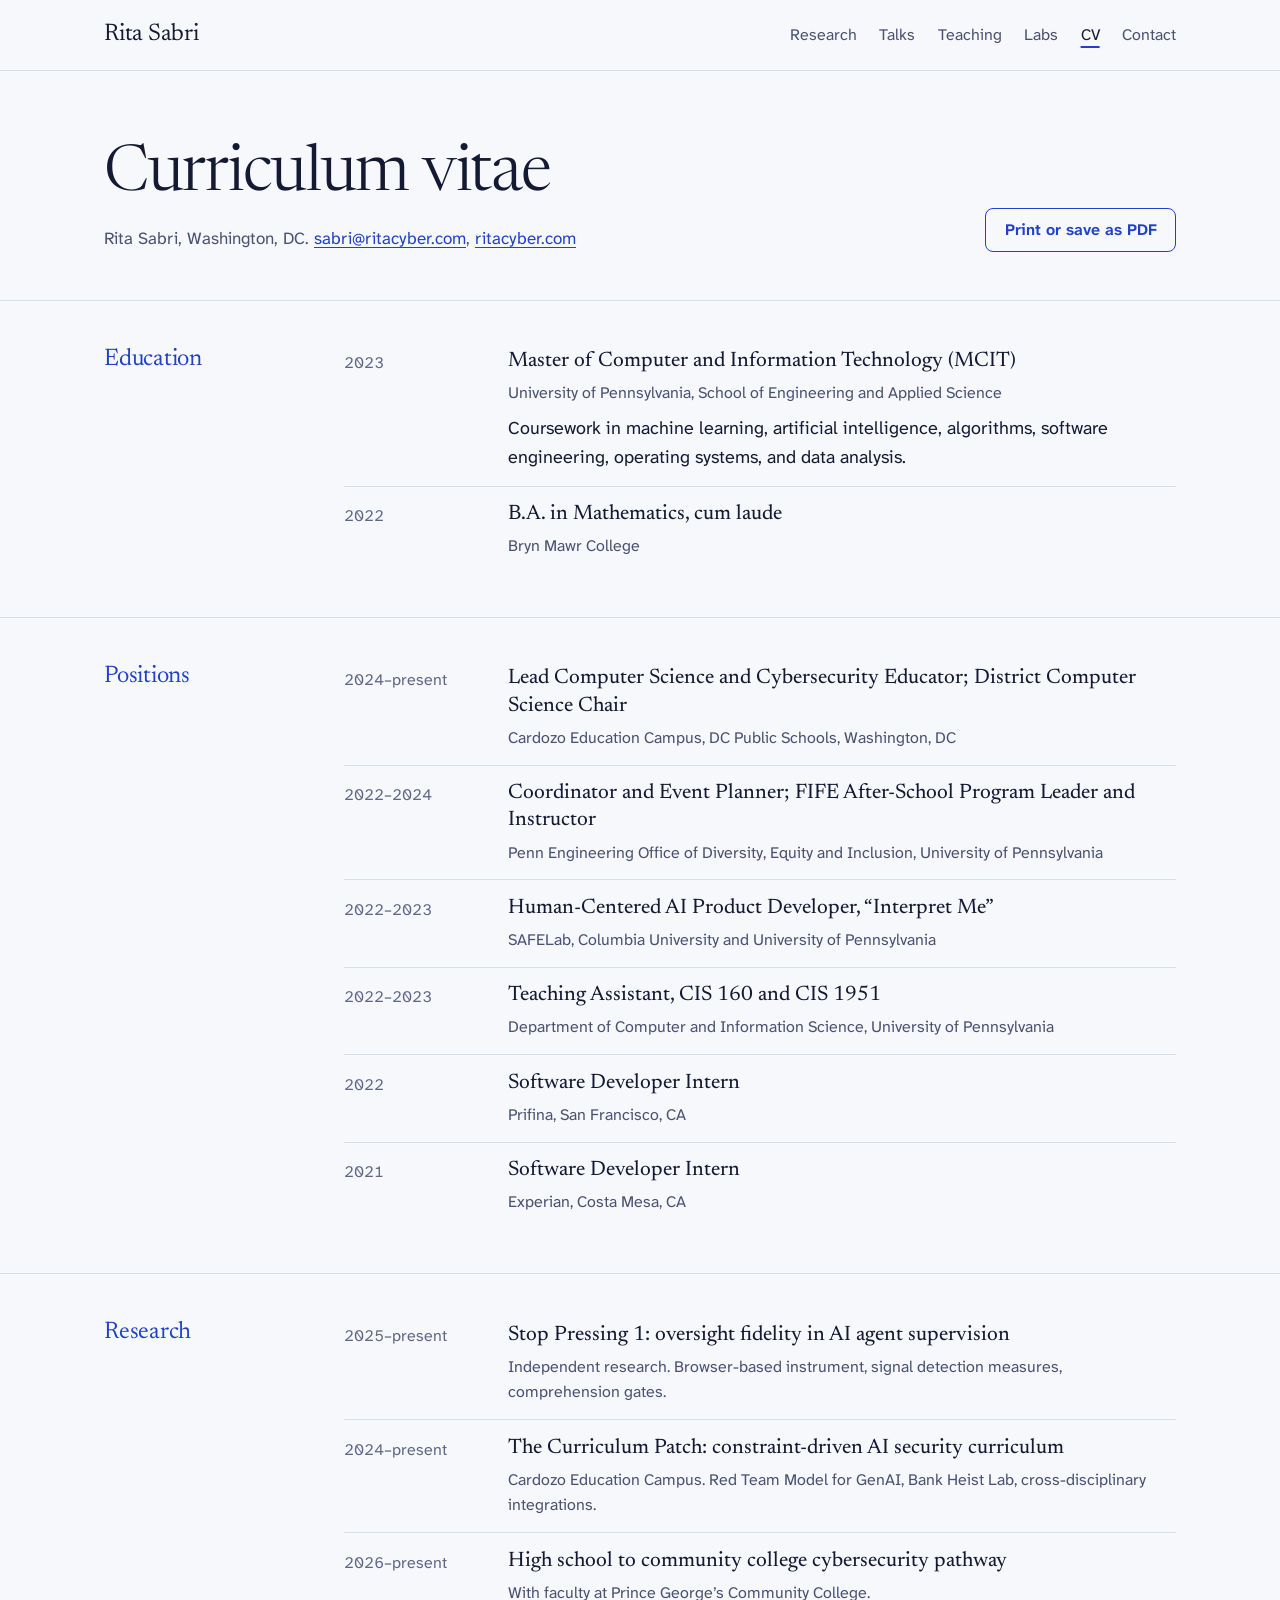
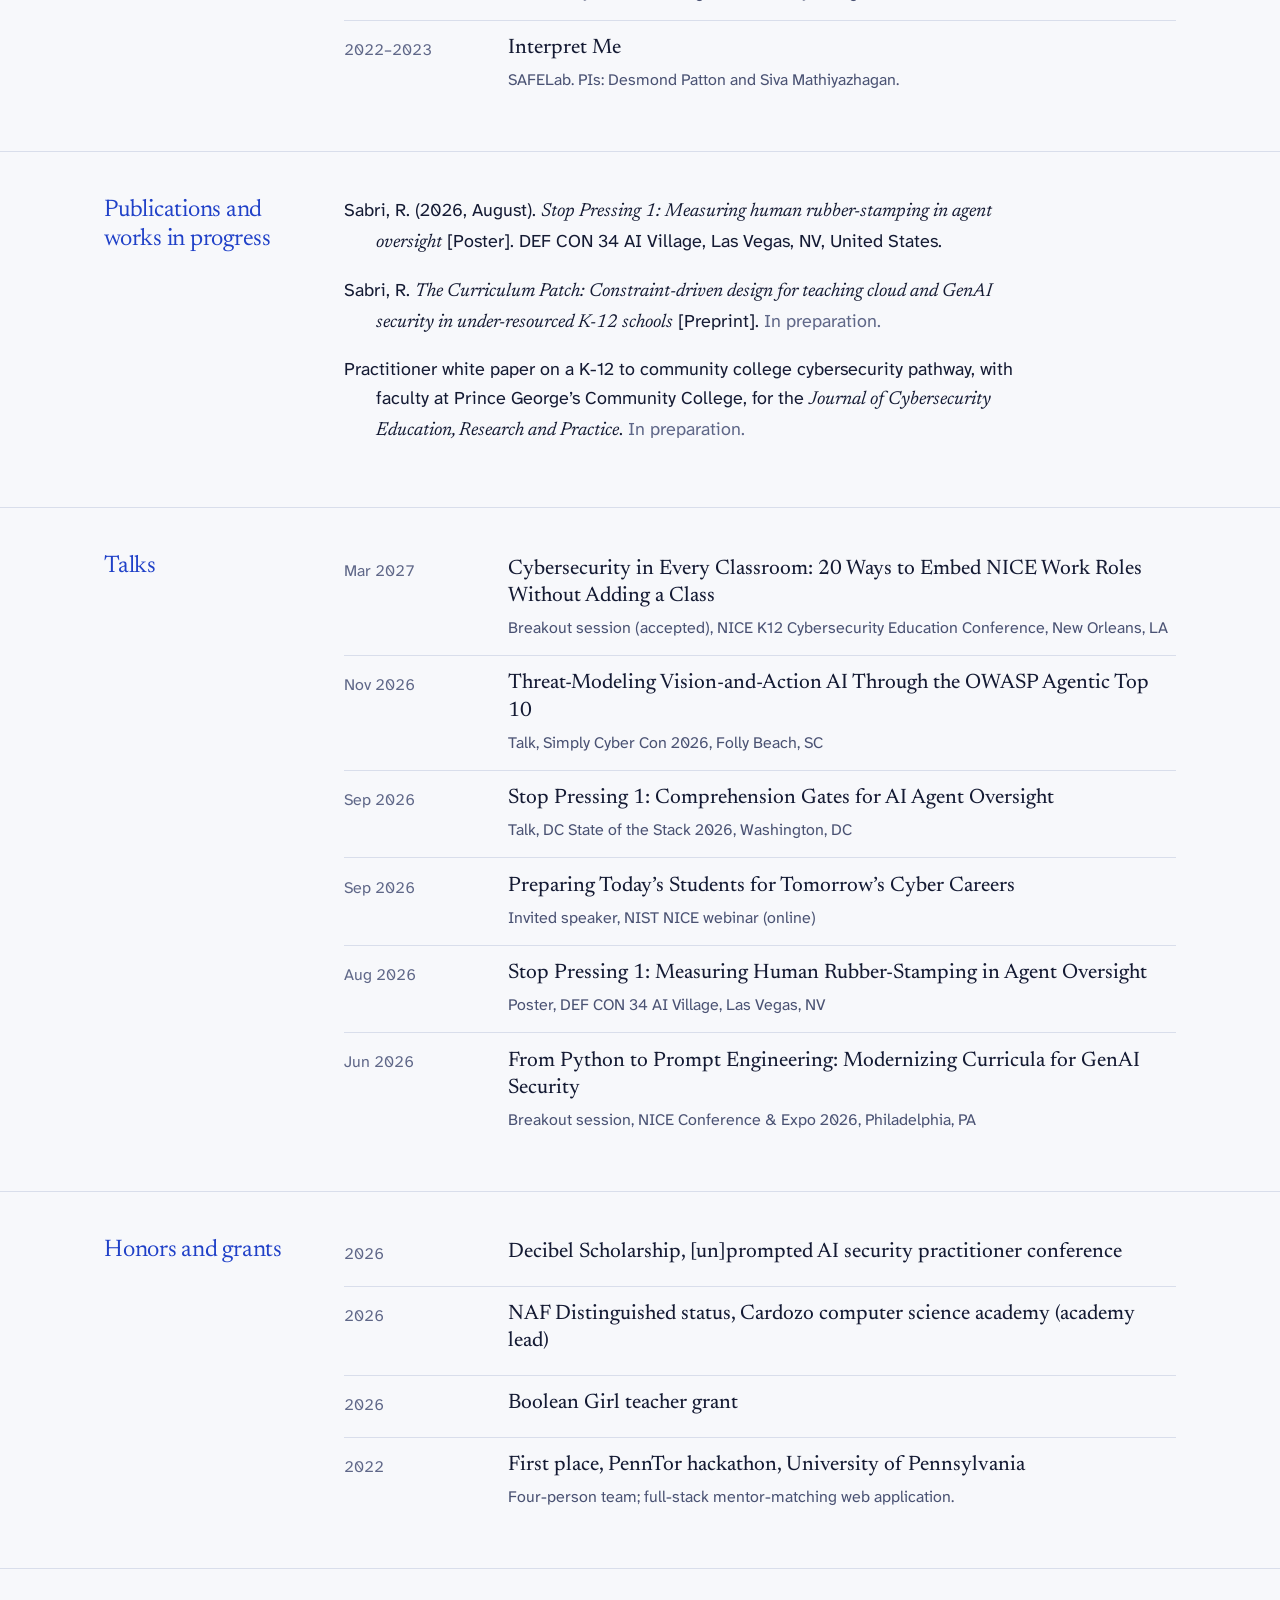
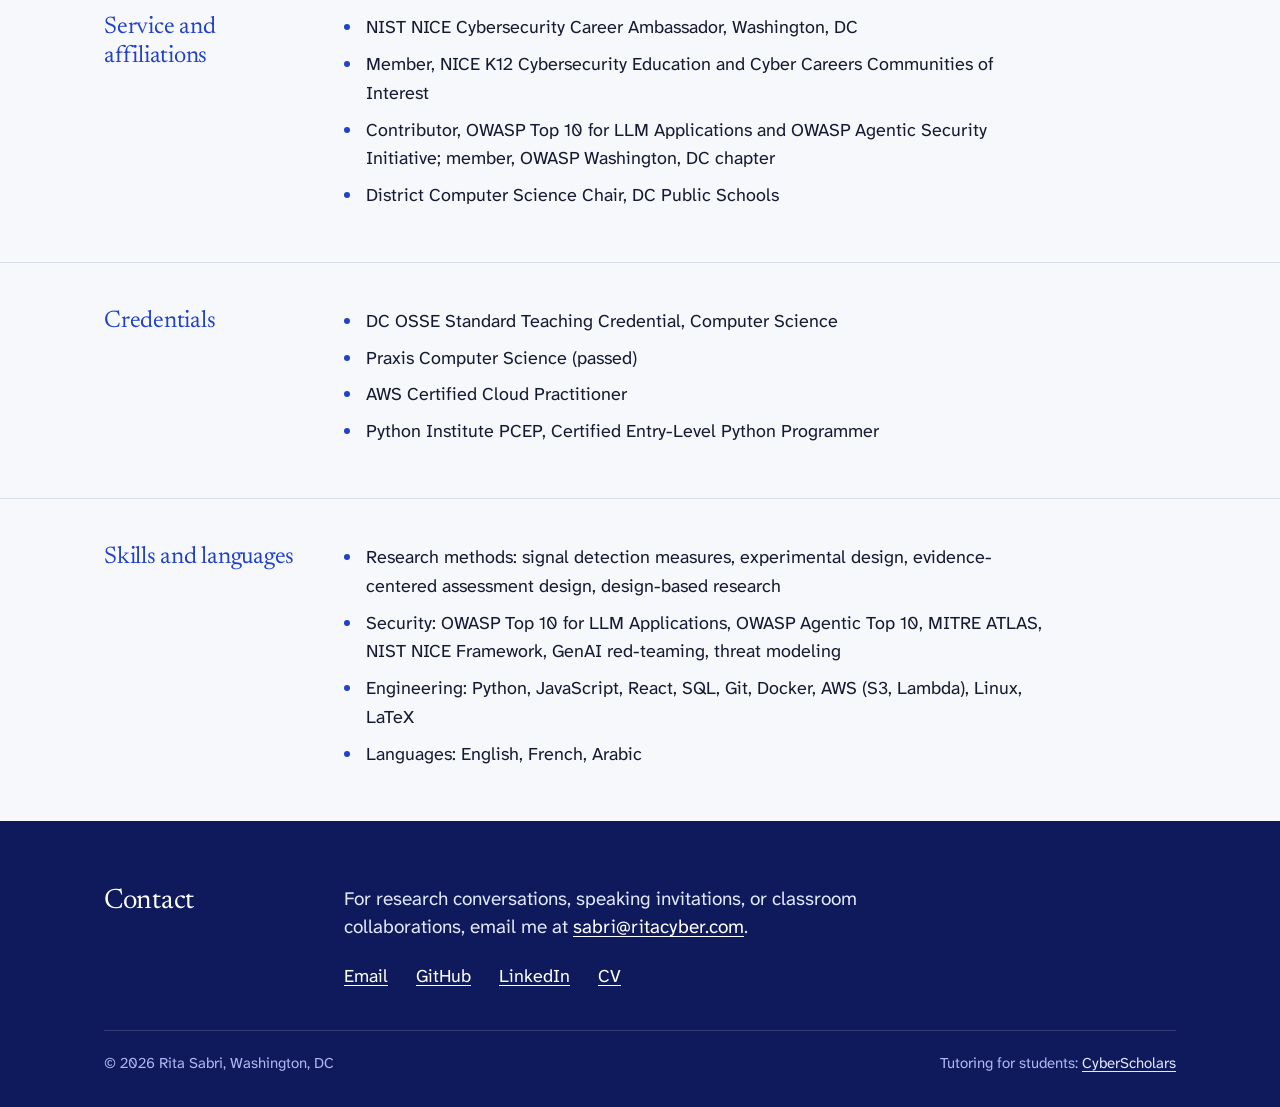
<file: cv/index.html>
<!doctype html>
<html lang="en">
<head>
<meta charset="utf-8">
<meta name="viewport" content="width=device-width, initial-scale=1">
<title>CV | Rita Sabri</title>
<meta name="description" content="Curriculum vitae of Rita Sabri: education, positions, research, talks, honors, and service.">
<link rel="canonical" href="https://ritacyber.com/cv/">
<meta property="og:type" content="website">
<meta property="og:site_name" content="Rita Sabri">
<meta property="og:title" content="Rita Sabri, CV">
<meta property="og:description" content="Curriculum vitae of Rita Sabri: education, positions, research, talks, honors, and service.">
<meta property="og:url" content="https://ritacyber.com/cv/">
<meta property="og:image" content="https://ritacyber.com/assets/og-image.png">
<meta property="og:image:width" content="1200">
<meta property="og:image:height" content="630">
<meta name="twitter:card" content="summary_large_image">
<meta name="theme-color" content="#F7F8FB" media="(prefers-color-scheme: light)">
<meta name="theme-color" content="#0C1126" media="(prefers-color-scheme: dark)">
<link rel="icon" href="../assets/favicon.svg" type="image/svg+xml">
<link rel="preload" href="../assets/fonts/newsreader-latin-standard-normal.woff2" as="font" type="font/woff2" crossorigin>
<link rel="preload" href="../assets/fonts/atkinson-hyperlegible-next-latin-wght-normal.woff2" as="font" type="font/woff2" crossorigin>
<link rel="stylesheet" href="../assets/site.css">
</head>
<body>
<a class="skip-link" href="#main">Skip to content</a>
<header class="site-header">
  <div class="wrap">
    <a class="wordmark" href="../">Rita Sabri</a>
    <nav class="site-nav" aria-label="Main">
      <ul>
        <li><a href="../research/">Research</a></li>
        <li><a href="../talks/">Talks</a></li>
        <li><a href="../teaching/">Teaching</a></li>
        <li><a href="../labs/">Labs</a></li>
        <li><a href="../cv/" aria-current="page">CV</a></li>
        <li><a href="#contact">Contact</a></li>
      </ul>
    </nav>
  </div>
</header>

<main id="main">
<div class="cv-page">
<header class="page-head wrap">
  <div class="cv-head">
    <div>
      <h1>Curriculum vitae</h1>
      <p class="cv-contact">Rita Sabri, Washington, DC. <a href="mailto:sabri@ritacyber.com">sabri@ritacyber.com</a>, <a href="https://ritacyber.com/">ritacyber.com</a></p>
    </div>
    <button type="button" class="btn no-print" data-print hidden>Print or save as PDF</button>
  </div>
</header>

<section class="section" aria-labelledby="cv-education">
  <div class="wrap row">
    <h2 class="margin-label" id="cv-education">Education</h2>
    <ul class="entries">
      <li class="entry">
        <span class="entry-date">2023</span>
        <div class="entry-body">
          <p class="entry-title">Master of Computer and Information Technology (MCIT)</p>
          <p class="entry-meta">University of Pennsylvania, School of Engineering and Applied Science</p>
          <p>Coursework in machine learning, artificial intelligence, algorithms, software engineering, operating systems, and data analysis.</p>
        </div>
      </li>
      <li class="entry">
        <span class="entry-date">2022</span>
        <div class="entry-body">
          <p class="entry-title">B.A. in Mathematics, cum laude</p>
          <p class="entry-meta">Bryn Mawr College</p>
        </div>
      </li>
    </ul>
  </div>
</section>

<section class="section" aria-labelledby="cv-positions">
  <div class="wrap row">
    <h2 class="margin-label" id="cv-positions">Positions</h2>
    <ul class="entries">
      <li class="entry">
        <span class="entry-date">2024&ndash;present</span>
        <div class="entry-body">
          <p class="entry-title">Lead Computer Science and Cybersecurity Educator; District Computer Science Chair</p>
          <p class="entry-meta">Cardozo Education Campus, DC Public Schools, Washington, DC</p>
        </div>
      <li class="entry">
        <span class="entry-date">2022&ndash;2024</span>
        <div class="entry-body">
          <p class="entry-title">Coordinator and Event Planner; FIFE After-School Program Leader and Instructor</p>
          <p class="entry-meta">Penn Engineering Office of Diversity, Equity and Inclusion, University of Pennsylvania</p>
        </div>
      </li>
      <li class="entry">
        <span class="entry-date">2022&ndash;2023</span>
        <div class="entry-body">
          <p class="entry-title">Human-Centered AI Product Developer, &ldquo;Interpret Me&rdquo;</p>
          <p class="entry-meta">SAFELab, Columbia University and University of Pennsylvania</p>
        </div>
      </li>
      <li class="entry">
        <span class="entry-date">2022&ndash;2023</span>
        <div class="entry-body">
          <p class="entry-title">Teaching Assistant, CIS 160 and CIS 1951</p>
          <p class="entry-meta">Department of Computer and Information Science, University of Pennsylvania</p>
        </div>
      </li>
      <li class="entry">
        <span class="entry-date">2022</span>
        <div class="entry-body">
          <p class="entry-title">Software Developer Intern</p>
          <p class="entry-meta">Prifina, San Francisco, CA</p>
        </div>
      </li>
      <li class="entry">
        <span class="entry-date">2021</span>
        <div class="entry-body">
          <p class="entry-title">Software Developer Intern</p>
          <p class="entry-meta">Experian, Costa Mesa, CA</p>
        </div>
      </li>
    </ul>
  </div>
</section>

<section class="section" aria-labelledby="cv-research">
  <div class="wrap row">
    <h2 class="margin-label" id="cv-research">Research</h2>
    <ul class="entries">
      <li class="entry">
        <span class="entry-date">2025&ndash;present</span>
        <div class="entry-body">
          <p class="entry-title">Stop Pressing 1: oversight fidelity in AI agent supervision</p>
          <p class="entry-meta">Independent research. Browser-based instrument, signal detection measures, comprehension gates.</p>
        </div>
      </li>
      <li class="entry">
        <span class="entry-date">2024&ndash;present</span>
        <div class="entry-body">
          <p class="entry-title">The Curriculum Patch: constraint-driven AI security curriculum</p>
          <p class="entry-meta">Cardozo Education Campus. Red Team Model for GenAI, Bank Heist Lab, cross-disciplinary integrations.</p>
        </div>
      </li>
      <li class="entry">
        <span class="entry-date">2026&ndash;present</span>
        <div class="entry-body">
          <p class="entry-title">High school to community college cybersecurity pathway</p>
          <p class="entry-meta">With faculty at Prince George&rsquo;s Community College.</p>
        </div>
      </li>
      <li class="entry">
        <span class="entry-date">2022&ndash;2023</span>
        <div class="entry-body">
          <p class="entry-title">Interpret Me</p>
          <p class="entry-meta">SAFELab. PIs: Desmond Patton and Siva Mathiyazhagan.</p>
        </div>
      </li>
    </ul>
  </div>
</section>

<section class="section" aria-labelledby="cv-pubs">
  <div class="wrap row">
    <h2 class="margin-label" id="cv-pubs">Publications and works in progress</h2>
    <ul class="cites">
      <li>Sabri, R. (2026, August). <cite>Stop Pressing 1: Measuring human rubber-stamping in agent oversight</cite> [Poster]. DEF CON 34 AI Village, Las Vegas, NV, United States.</li>
      <li>Sabri, R. <cite>The Curriculum Patch: Constraint-driven design for teaching cloud and GenAI security in under-resourced K-12 schools</cite> [Preprint]. <span class="status">In preparation.</span></li>
      <li>Practitioner white paper on a K-12 to community college cybersecurity pathway, with faculty at Prince George&rsquo;s Community College, for the <cite>Journal of Cybersecurity Education, Research and Practice</cite>. <span class="status">In preparation.</span></li>
    </ul>
  </div>
</section>

<section class="section" aria-labelledby="cv-talks">
  <div class="wrap row">
    <h2 class="margin-label" id="cv-talks">Talks</h2>
    <ul class="entries">
      <li class="entry">
        <span class="entry-date">Mar 2027</span>
        <div class="entry-body">
          <p class="entry-title">Cybersecurity in Every Classroom: 20 Ways to Embed NICE Work Roles Without Adding a Class</p>
          <p class="entry-meta">Breakout session (accepted), NICE K12 Cybersecurity Education Conference, New Orleans, LA</p>
        </div>
      </li>
      <li class="entry">
        <span class="entry-date">Nov 2026</span>
        <div class="entry-body">
          <p class="entry-title">Threat-Modeling Vision-and-Action AI Through the OWASP Agentic Top 10</p>
          <p class="entry-meta">Talk, Simply Cyber Con 2026, Folly Beach, SC</p>
        </div>
      </li>
      <li class="entry">
        <span class="entry-date">Sep 2026</span>
        <div class="entry-body">
          <p class="entry-title">Stop Pressing 1: Comprehension Gates for AI Agent Oversight</p>
          <p class="entry-meta">Talk, DC State of the Stack 2026, Washington, DC</p>
        </div>
      </li>
      <li class="entry">
        <span class="entry-date">Sep 2026</span>
        <div class="entry-body">
          <p class="entry-title">Preparing Today&rsquo;s Students for Tomorrow&rsquo;s Cyber Careers</p>
          <p class="entry-meta">Invited speaker, NIST NICE webinar (online)</p>
        </div>
      </li>
      <li class="entry">
        <span class="entry-date">Aug 2026</span>
        <div class="entry-body">
          <p class="entry-title">Stop Pressing 1: Measuring Human Rubber-Stamping in Agent Oversight</p>
          <p class="entry-meta">Poster, DEF CON 34 AI Village, Las Vegas, NV</p>
        </div>
      </li>
      <li class="entry">
        <span class="entry-date">Jun 2026</span>
        <div class="entry-body">
          <p class="entry-title">From Python to Prompt Engineering: Modernizing Curricula for GenAI Security</p>
          <p class="entry-meta">Breakout session, NICE Conference &amp; Expo 2026, Philadelphia, PA</p>
        </div>
      </li>
    </ul>
  </div>
</section>

<section class="section" aria-labelledby="cv-honors">
  <div class="wrap row">
    <h2 class="margin-label" id="cv-honors">Honors and grants</h2>
    <ul class="entries">
      <li class="entry">
        <span class="entry-date">2026</span>
        <div class="entry-body">
          <p class="entry-title">Decibel Scholarship, [un]prompted AI security practitioner conference</p>
        </div>
      </li>
      <li class="entry">
        <span class="entry-date">2026</span>
        <div class="entry-body">
          <p class="entry-title">NAF Distinguished status, Cardozo computer science academy (academy lead)</p>
        </div>
      </li>
      <li class="entry">
        <span class="entry-date">2026</span>
        <div class="entry-body">
          <p class="entry-title">Boolean Girl teacher grant</p>
        </div>
      </li>
      <li class="entry">
        <span class="entry-date">2022</span>
        <div class="entry-body">
          <p class="entry-title">First place, PennTor hackathon, University of Pennsylvania</p>
          <p class="entry-meta">Four-person team; full-stack mentor-matching web application.</p>
        </div>
      </li>
    </ul>
  </div>
</section>

<section class="section" aria-labelledby="cv-service">
  <div class="wrap row">
    <h2 class="margin-label" id="cv-service">Service and affiliations</h2>
    <ul class="plain-list">
      <li>NIST NICE Cybersecurity Career Ambassador, Washington, DC</li>
      <li>Member, NICE K12 Cybersecurity Education and Cyber Careers Communities of Interest</li>
      <li>Contributor, OWASP Top 10 for LLM Applications and OWASP Agentic Security Initiative; member, OWASP Washington, DC chapter</li>
      <li>District Computer Science Chair, DC Public Schools</li>
    </ul>
  </div>
</section>

<section class="section" aria-labelledby="cv-credentials">
  <div class="wrap row">
    <h2 class="margin-label" id="cv-credentials">Credentials</h2>
    <ul class="plain-list">
      <li>DC OSSE Standard Teaching Credential, Computer Science</li>
      <li>Praxis Computer Science (passed)</li>
      <li>AWS Certified Cloud Practitioner</li>
      <li>Python Institute PCEP, Certified Entry-Level Python Programmer</li>
    </ul>
  </div>
</section>

<section class="section" aria-labelledby="cv-skills">
  <div class="wrap row">
    <h2 class="margin-label" id="cv-skills">Skills and languages</h2>
    <ul class="plain-list">
      <li>Research methods: signal detection measures, experimental design, evidence-centered assessment design, design-based research</li>
      <li>Security: OWASP Top 10 for LLM Applications, OWASP Agentic Top 10, MITRE ATLAS, NIST NICE Framework, GenAI red-teaming, threat modeling</li>
      <li>Engineering: Python, JavaScript, React, SQL, Git, Docker, AWS (S3, Lambda), Linux, LaTeX</li>
      <li>Languages: English, French, Arabic</li>
    </ul>
  </div>
</section>
</div>
</main>

<footer class="site-footer" id="contact">
  <div class="wrap">
    <div class="footer-grid">
      <h2>Contact</h2>
      <div>
        <p class="contact-lede">For research conversations, speaking invitations, or classroom collaborations, email me at <a href="mailto:sabri@ritacyber.com">sabri@ritacyber.com</a>.</p>
        <ul class="contact-links">
          <li><a href="mailto:sabri@ritacyber.com">Email</a></li>
          <li><a href="https://github.com/ritasabri">GitHub</a></li>
          <li><a href="https://www.linkedin.com/in/rita-sabri-b4225b107/">LinkedIn</a></li>
          <li><a href="../cv/">CV</a></li>
        </ul>
      </div>
    </div>
    <div class="fineprint">
      <span>&copy; <span data-year>2026</span> Rita Sabri, Washington, DC</span>
      <span>Tutoring for students: <a href="../tutoring/">CyberScholars</a></span>
    </div>
  </div>
</footer>

<script src="../assets/site.js" defer></script>
</body>
</html>
</file>
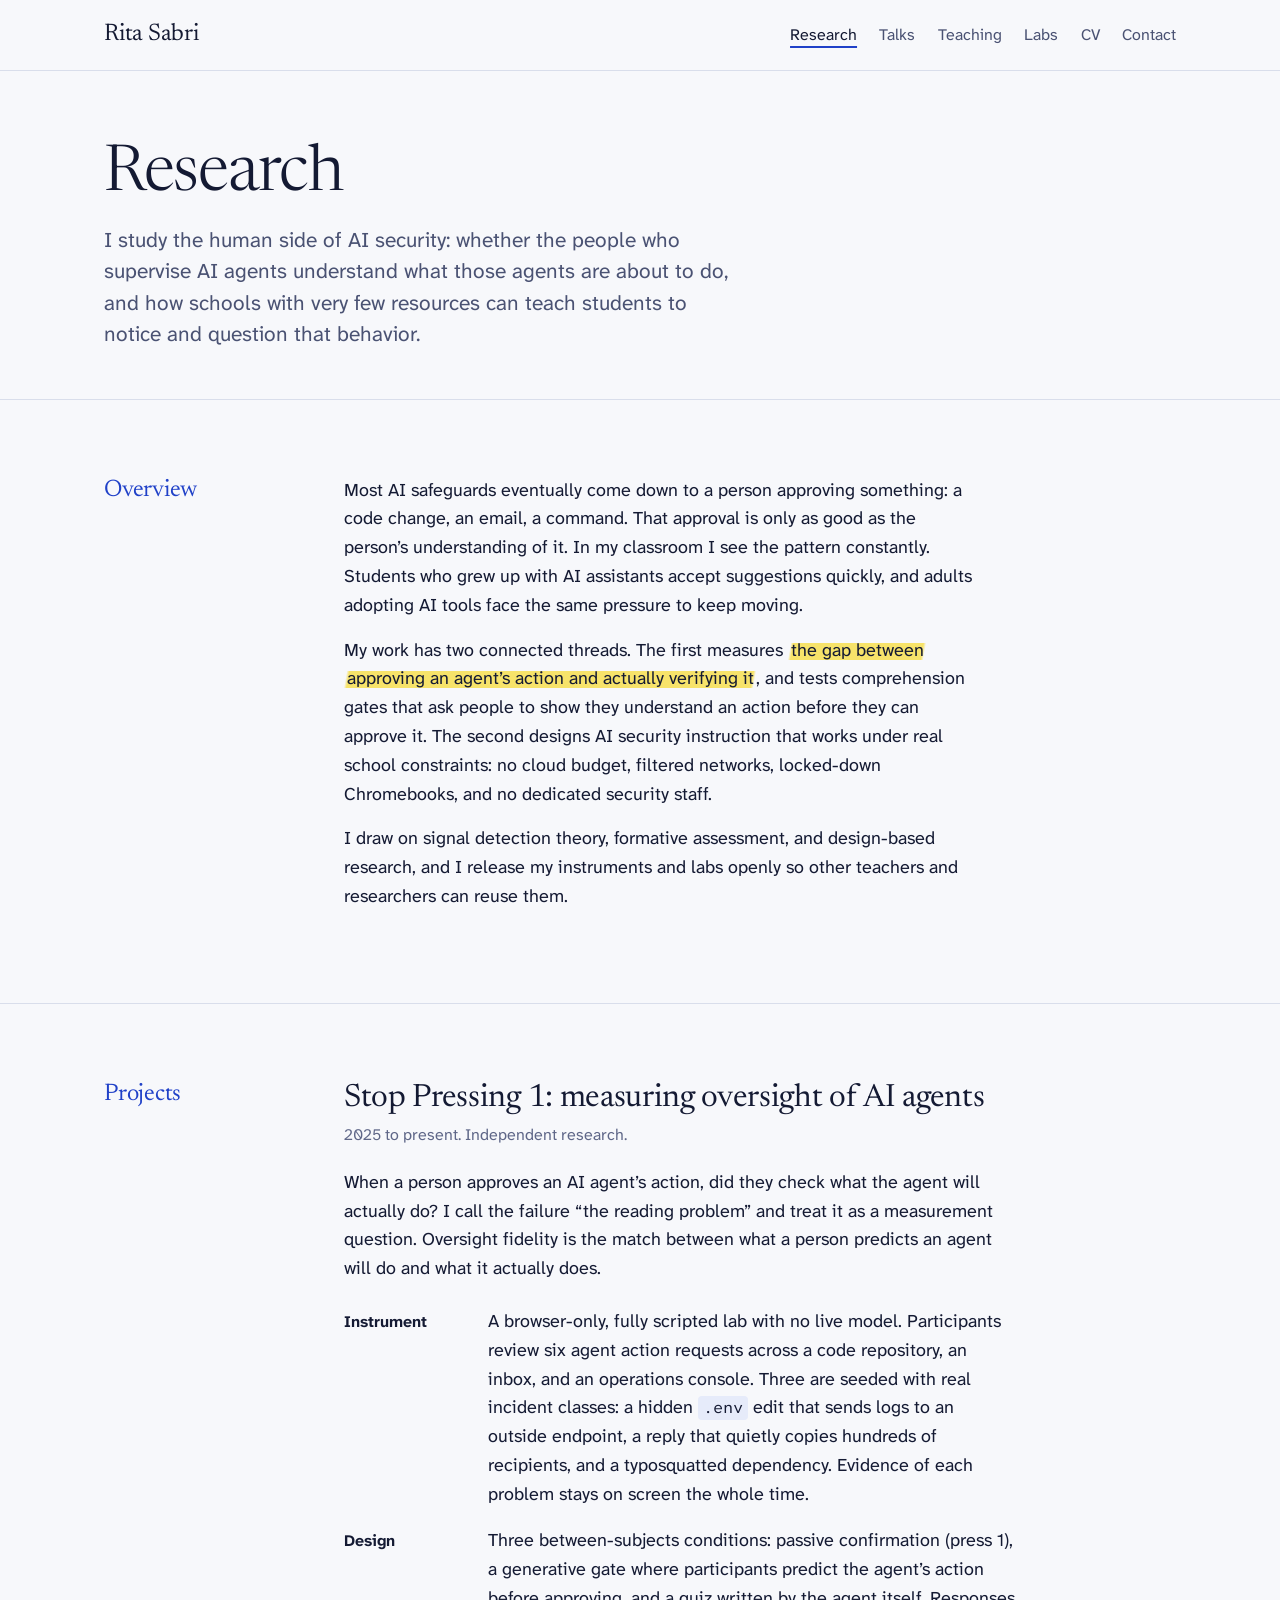
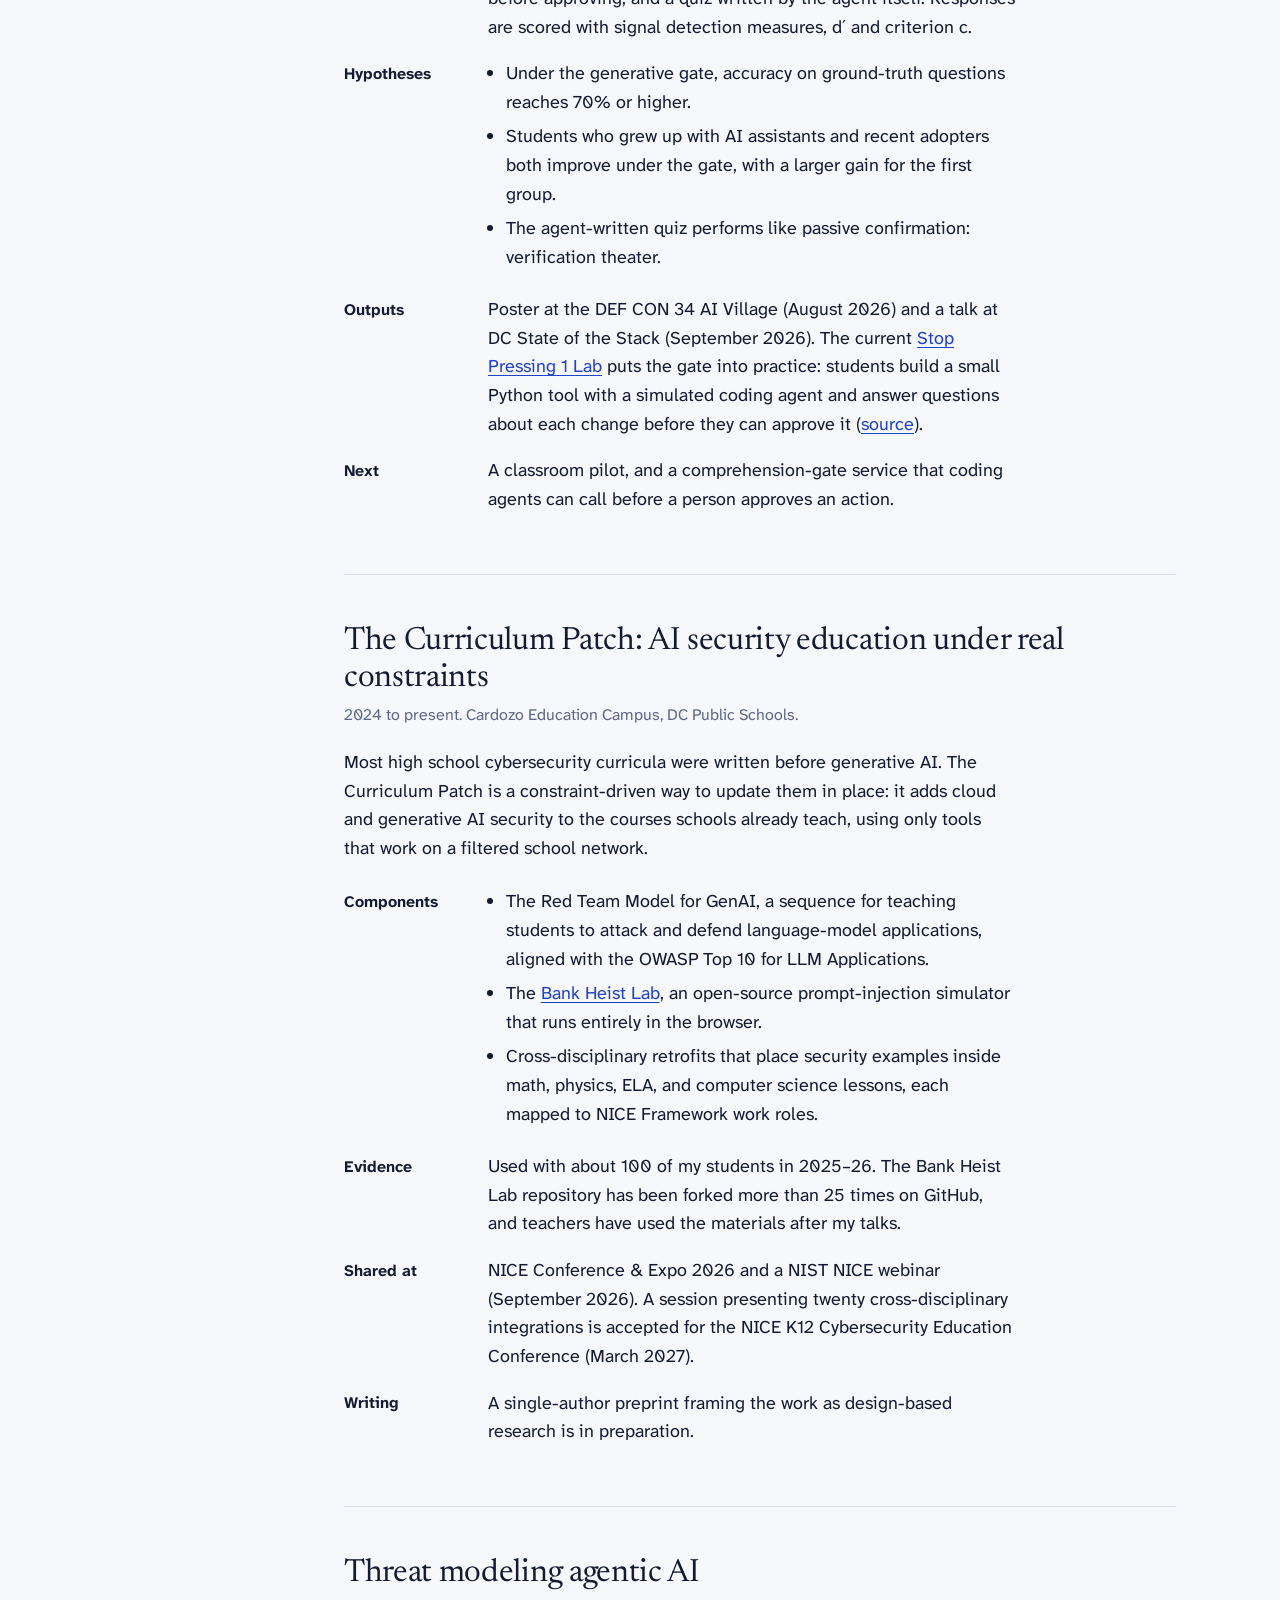
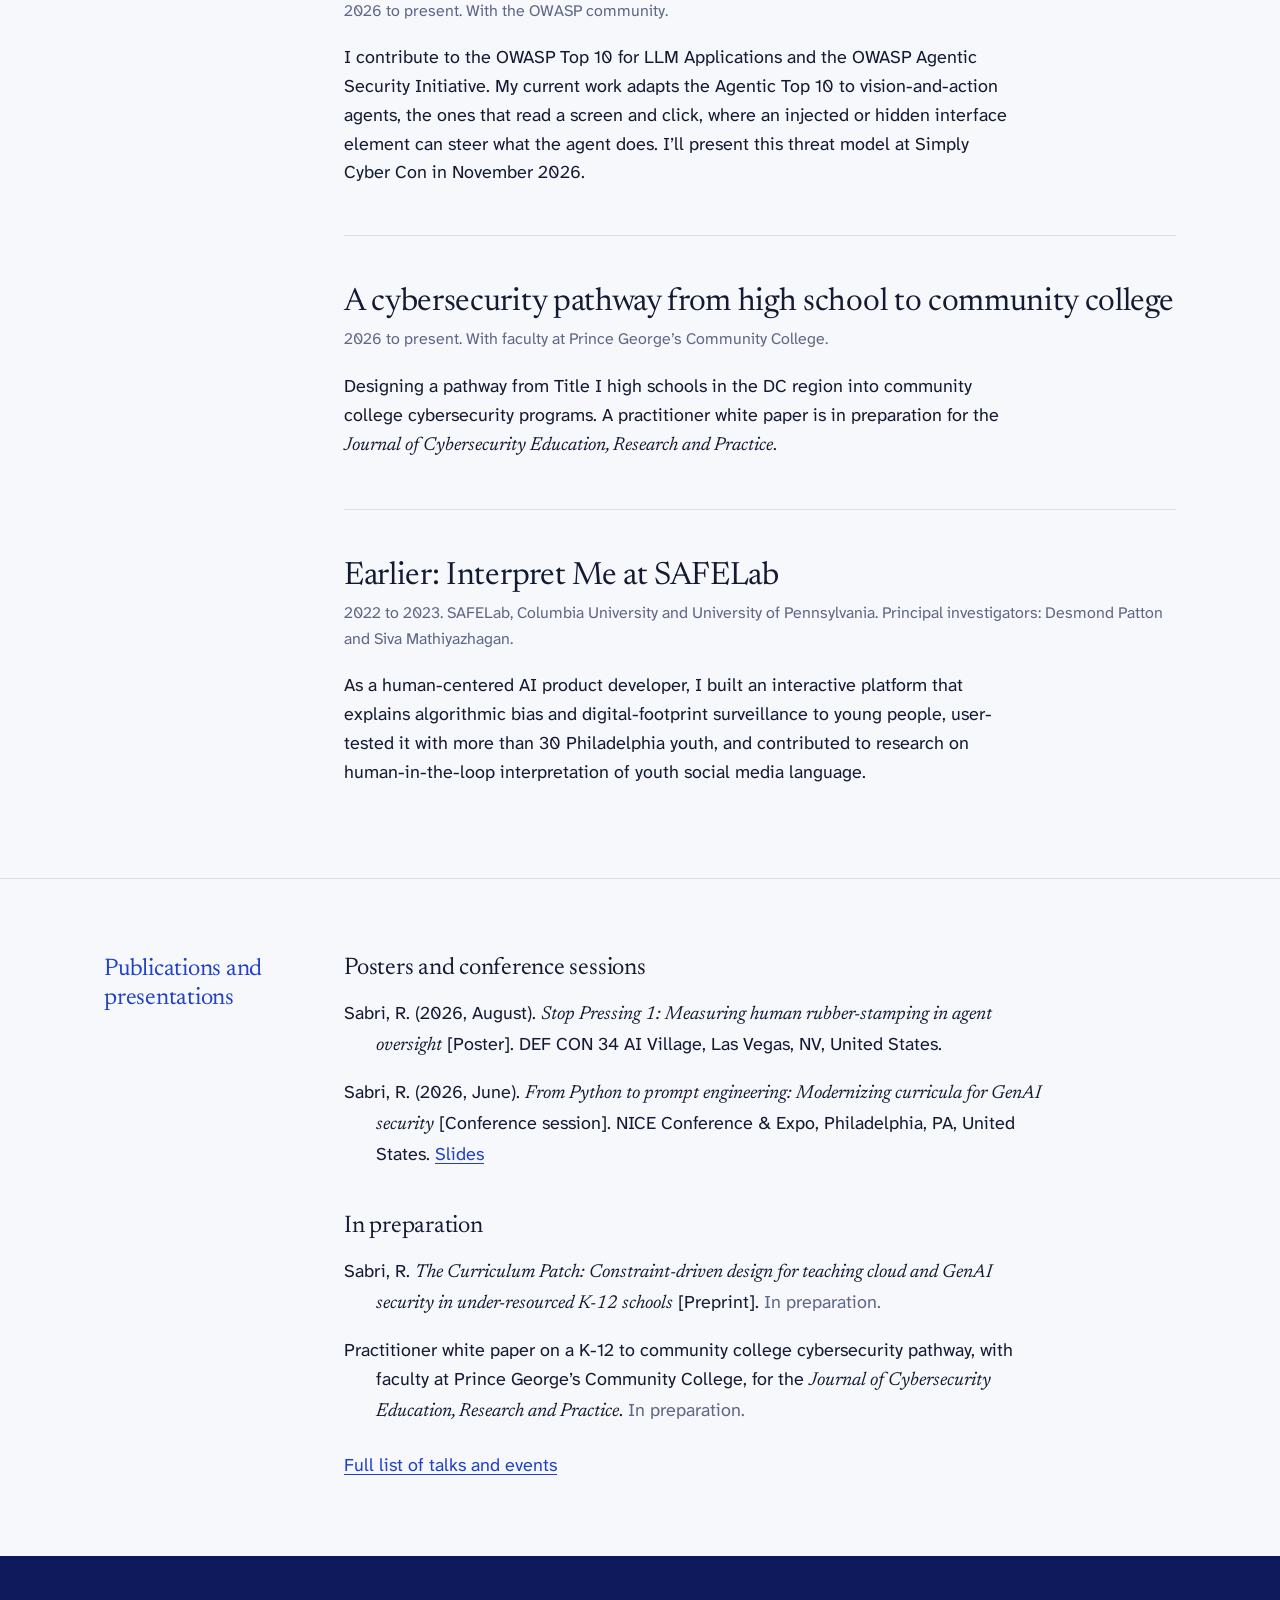
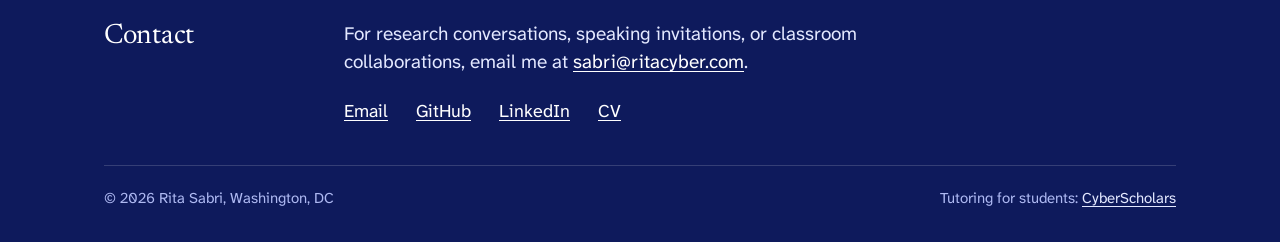
<file: research/index.html>
<!doctype html>
<html lang="en">
<head>
<meta charset="utf-8">
<meta name="viewport" content="width=device-width, initial-scale=1">
<title>Research | Rita Sabri</title>
<meta name="description" content="Stop Pressing 1 (measuring human oversight of AI agents), the Curriculum Patch, agentic AI threat modeling, and publications.">
<link rel="canonical" href="https://ritacyber.com/research/">
<meta property="og:type" content="website">
<meta property="og:site_name" content="Rita Sabri">
<meta property="og:title" content="Research by Rita Sabri">
<meta property="og:description" content="Stop Pressing 1 (measuring human oversight of AI agents), the Curriculum Patch, agentic AI threat modeling, and publications.">
<meta property="og:url" content="https://ritacyber.com/research/">
<meta property="og:image" content="https://ritacyber.com/assets/og-image.png">
<meta property="og:image:width" content="1200">
<meta property="og:image:height" content="630">
<meta name="twitter:card" content="summary_large_image">
<meta name="theme-color" content="#F7F8FB" media="(prefers-color-scheme: light)">
<meta name="theme-color" content="#0C1126" media="(prefers-color-scheme: dark)">
<link rel="icon" href="../assets/favicon.svg" type="image/svg+xml">
<link rel="preload" href="../assets/fonts/newsreader-latin-standard-normal.woff2" as="font" type="font/woff2" crossorigin>
<link rel="preload" href="../assets/fonts/atkinson-hyperlegible-next-latin-wght-normal.woff2" as="font" type="font/woff2" crossorigin>
<link rel="stylesheet" href="../assets/site.css">
</head>
<body>
<a class="skip-link" href="#main">Skip to content</a>
<header class="site-header">
  <div class="wrap">
    <a class="wordmark" href="../">Rita Sabri</a>
    <nav class="site-nav" aria-label="Main">
      <ul>
        <li><a href="../research/" aria-current="page">Research</a></li>
        <li><a href="../talks/">Talks</a></li>
        <li><a href="../teaching/">Teaching</a></li>
        <li><a href="../labs/">Labs</a></li>
        <li><a href="../cv/">CV</a></li>
        <li><a href="#contact">Contact</a></li>
      </ul>
    </nav>
  </div>
</header>

<main id="main">
<header class="page-head wrap">
  <h1>Research</h1>
  <p class="lede">I study the human side of AI security: whether the people who supervise AI agents understand what those agents are about to do, and how schools with very few resources can teach students to notice and question that behavior.</p>
</header>

<section class="section" aria-labelledby="overview">
  <div class="wrap row">
    <h2 class="margin-label" id="overview">Overview</h2>
    <div class="measure">
      <p>Most AI safeguards eventually come down to a person approving something: a code change, an email, a command. That approval is only as good as the person&rsquo;s understanding of it. In my classroom I see the pattern constantly. Students who grew up with AI assistants accept suggestions quickly, and adults adopting AI tools face the same pressure to keep moving.</p>
      <p>My work has two connected threads. The first measures <mark>the gap between approving an agent&rsquo;s action and actually verifying it</mark>, and tests comprehension gates that ask people to show they understand an action before they can approve it. The second designs AI security instruction that works under real school constraints: no cloud budget, filtered networks, locked-down Chromebooks, and no dedicated security staff.</p>
      <p>I draw on signal detection theory, formative assessment, and design-based research, and I release my instruments and labs openly so other teachers and researchers can reuse them.</p>
    </div>
  </div>
</section>

<section class="section" aria-labelledby="projects-title">
  <div class="wrap row">
    <h2 class="margin-label" id="projects-title">Projects</h2>
    <div>
      <article class="project" id="stop-pressing-1">
        <h3>Stop Pressing 1: measuring oversight of AI agents</h3>
        <p class="when">2025 to present. Independent research.</p>
        <div class="project-body">
          <p>When a person approves an AI agent&rsquo;s action, did they check what the agent will actually do? I call the failure &ldquo;the reading problem&rdquo; and treat it as a measurement question. Oversight fidelity is the match between what a person predicts an agent will do and what it actually does.</p>
        </div>
        <dl class="dl">
          <dt>Instrument</dt>
          <dd>A browser-only, fully scripted lab with no live model. Participants review six agent action requests across a code repository, an inbox, and an operations console. Three are seeded with real incident classes: a hidden <code>.env</code> edit that sends logs to an outside endpoint, a reply that quietly copies hundreds of recipients, and a typosquatted dependency. Evidence of each problem stays on screen the whole time.</dd>
          <dt>Design</dt>
          <dd>Three between-subjects conditions: passive confirmation (press 1), a generative gate where participants predict the agent&rsquo;s action before approving, and a quiz written by the agent itself. Responses are scored with signal detection measures, d&prime; and criterion c.</dd>
          <dt>Hypotheses</dt>
          <dd>
            <ul>
              <li>Under the generative gate, accuracy on ground-truth questions reaches 70% or higher.</li>
              <li>Students who grew up with AI assistants and recent adopters both improve under the gate, with a larger gain for the first group.</li>
              <li>The agent-written quiz performs like passive confirmation: verification theater.</li>
            </ul>
          </dd>
          <dt>Outputs</dt>
          <dd>Poster at the DEF CON 34 AI Village (August 2026) and a talk at DC State of the Stack (September 2026). The current <a href="https://ritasabri.github.io/stop-pressing-1-lab/">Stop Pressing 1 Lab</a> puts the gate into practice: students build a small Python tool with a simulated coding agent and answer questions about each change before they can approve it (<a href="https://github.com/ritasabri/stop-pressing-1-lab">source</a>).</dd>
          <dt>Next</dt>
          <dd>A classroom pilot, and a comprehension-gate service that coding agents can call before a person approves an action.</dd>
        </dl>
      </article>

      <article class="project" id="curriculum-patch">
        <h3>The Curriculum Patch: AI security education under real constraints</h3>
        <p class="when">2024 to present. Cardozo Education Campus, DC Public Schools.</p>
        <div class="project-body">
          <p>Most high school cybersecurity curricula were written before generative AI. The Curriculum Patch is a constraint-driven way to update them in place: it adds cloud and generative AI security to the courses schools already teach, using only tools that work on a filtered school network.</p>
        </div>
        <dl class="dl">
          <dt>Components</dt>
          <dd>
            <ul>
              <li>The Red Team Model for GenAI, a sequence for teaching students to attack and defend language-model applications, aligned with the OWASP Top 10 for LLM Applications.</li>
              <li>The <a href="../labs/#bank-heist">Bank Heist Lab</a>, an open-source prompt-injection simulator that runs entirely in the browser.</li>
              <li>Cross-disciplinary retrofits that place security examples inside math, physics, ELA, and computer science lessons, each mapped to NICE Framework work roles.</li>
            </ul>
          </dd>
          <dt>Evidence</dt>
          <dd>Used with about 100 of my students in 2025&ndash;26. The Bank Heist Lab repository has been forked more than 25 times on GitHub, and teachers have used the materials after my talks.</dd>
          <dt>Shared at</dt>
          <dd>NICE Conference &amp; Expo 2026 and a NIST NICE webinar (September 2026). A session presenting twenty cross-disciplinary integrations is accepted for the NICE K12 Cybersecurity Education Conference (March 2027).</dd>
          <dt>Writing</dt>
          <dd>A single-author preprint framing the work as design-based research is in preparation.</dd>
        </dl>
      </article>

      <article class="project" id="agentic-threats">
        <h3>Threat modeling agentic AI</h3>
        <p class="when">2026 to present. With the OWASP community.</p>
        <div class="project-body">
          <p>I contribute to the OWASP Top 10 for LLM Applications and the OWASP Agentic Security Initiative. My current work adapts the Agentic Top 10 to vision-and-action agents, the ones that read a screen and click, where an injected or hidden interface element can steer what the agent does. I&rsquo;ll present this threat model at Simply Cyber Con in November 2026.</p>
        </div>
      </article>

      <article class="project" id="pipeline">
        <h3>A cybersecurity pathway from high school to community college</h3>
        <p class="when">2026 to present. With faculty at Prince George&rsquo;s Community College.</p>
        <div class="project-body">
          <p>Designing a pathway from Title I high schools in the DC region into community college cybersecurity programs. A practitioner white paper is in preparation for the <cite>Journal of Cybersecurity Education, Research and Practice</cite>.</p>
        </div>
      </article>

      <article class="project" id="interpret-me">
        <h3>Earlier: Interpret Me at SAFELab</h3>
        <p class="when">2022 to 2023. SAFELab, Columbia University and University of Pennsylvania. Principal investigators: Desmond Patton and Siva Mathiyazhagan.</p>
        <div class="project-body">
          <p>As a human-centered AI product developer, I built an interactive platform that explains algorithmic bias and digital-footprint surveillance to young people, user-tested it with more than 30 Philadelphia youth, and contributed to research on human-in-the-loop interpretation of youth social media language.</p>
        </div>
      </article>
    </div>
  </div>
</section>

<section class="section" id="publications" aria-labelledby="publications-title">
  <div class="wrap row">
    <h2 class="margin-label" id="publications-title">Publications and presentations</h2>
    <div>
      <h3 class="subhead">Posters and conference sessions</h3>
      <ul class="cites">
        <li>Sabri, R. (2026, August). <cite>Stop Pressing 1: Measuring human rubber-stamping in agent oversight</cite> [Poster]. DEF CON 34 AI Village, Las Vegas, NV, United States.</li>
        <li>Sabri, R. (2026, June). <cite>From Python to prompt engineering: Modernizing curricula for GenAI security</cite> [Conference session]. NICE Conference &amp; Expo, Philadelphia, PA, United States. <a href="https://niceconference.org/wp-content/uploads/2026/08/11.15am_-From-Python-to-Prompt-Engineering.pptx">Slides</a></li>
      </ul>
      <h3 class="subhead">In preparation</h3>
      <ul class="cites">
        <li>Sabri, R. <cite>The Curriculum Patch: Constraint-driven design for teaching cloud and GenAI security in under-resourced K-12 schools</cite> [Preprint]. <span class="status">In preparation.</span></li>
        <li>Practitioner white paper on a K-12 to community college cybersecurity pathway, with faculty at Prince George&rsquo;s Community College, for the <cite>Journal of Cybersecurity Education, Research and Practice</cite>. <span class="status">In preparation.</span></li>
      </ul>
      <p class="more"><a href="../talks/">Full list of talks and events</a></p>
    </div>
  </div>
</section>
</main>

<footer class="site-footer" id="contact">
  <div class="wrap">
    <div class="footer-grid">
      <h2>Contact</h2>
      <div>
        <p class="contact-lede">For research conversations, speaking invitations, or classroom collaborations, email me at <a href="mailto:sabri@ritacyber.com">sabri@ritacyber.com</a>.</p>
        <ul class="contact-links">
          <li><a href="mailto:sabri@ritacyber.com">Email</a></li>
          <li><a href="https://github.com/ritasabri">GitHub</a></li>
          <li><a href="https://www.linkedin.com/in/rita-sabri-b4225b107/">LinkedIn</a></li>
          <li><a href="../cv/">CV</a></li>
        </ul>
      </div>
    </div>
    <div class="fineprint">
      <span>&copy; <span data-year>2026</span> Rita Sabri, Washington, DC</span>
      <span>Tutoring for students: <a href="../tutoring/">CyberScholars</a></span>
    </div>
  </div>
</footer>

<script src="../assets/site.js" defer></script>
</body>
</html>
</file>
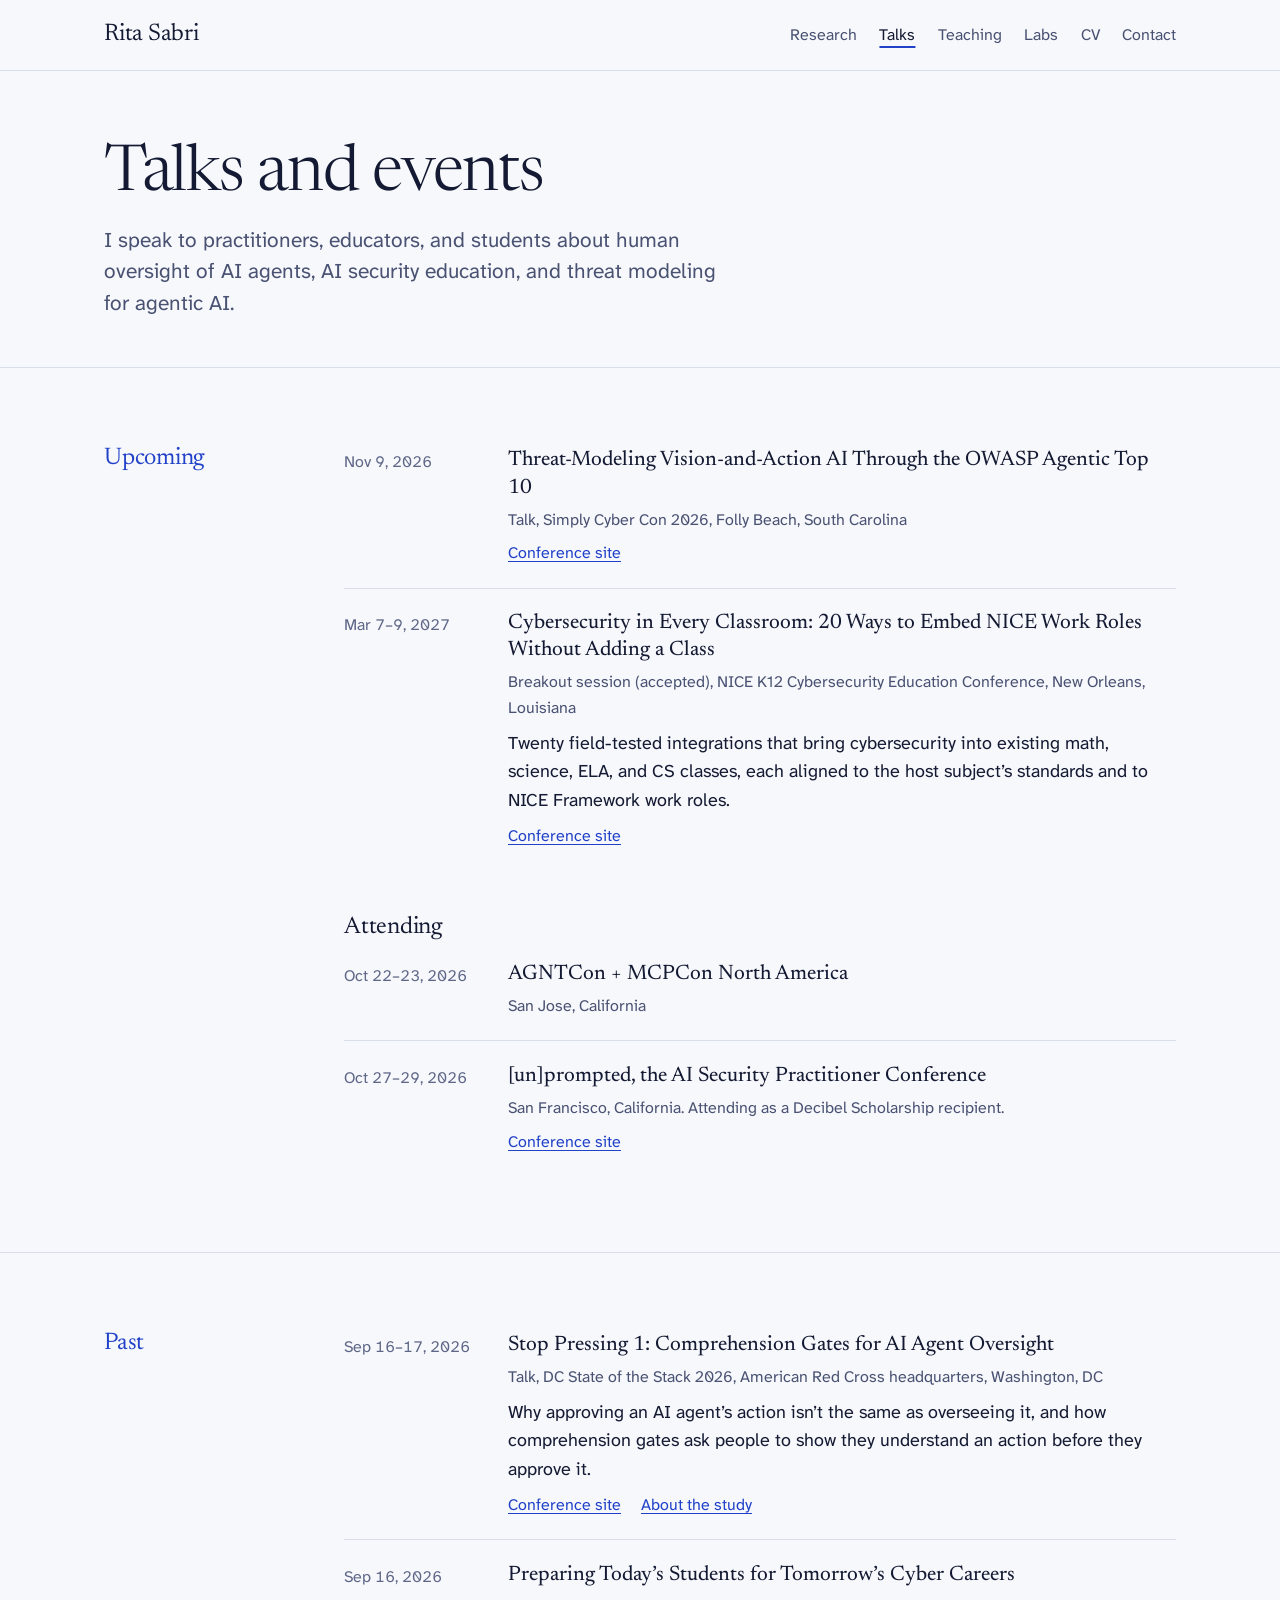
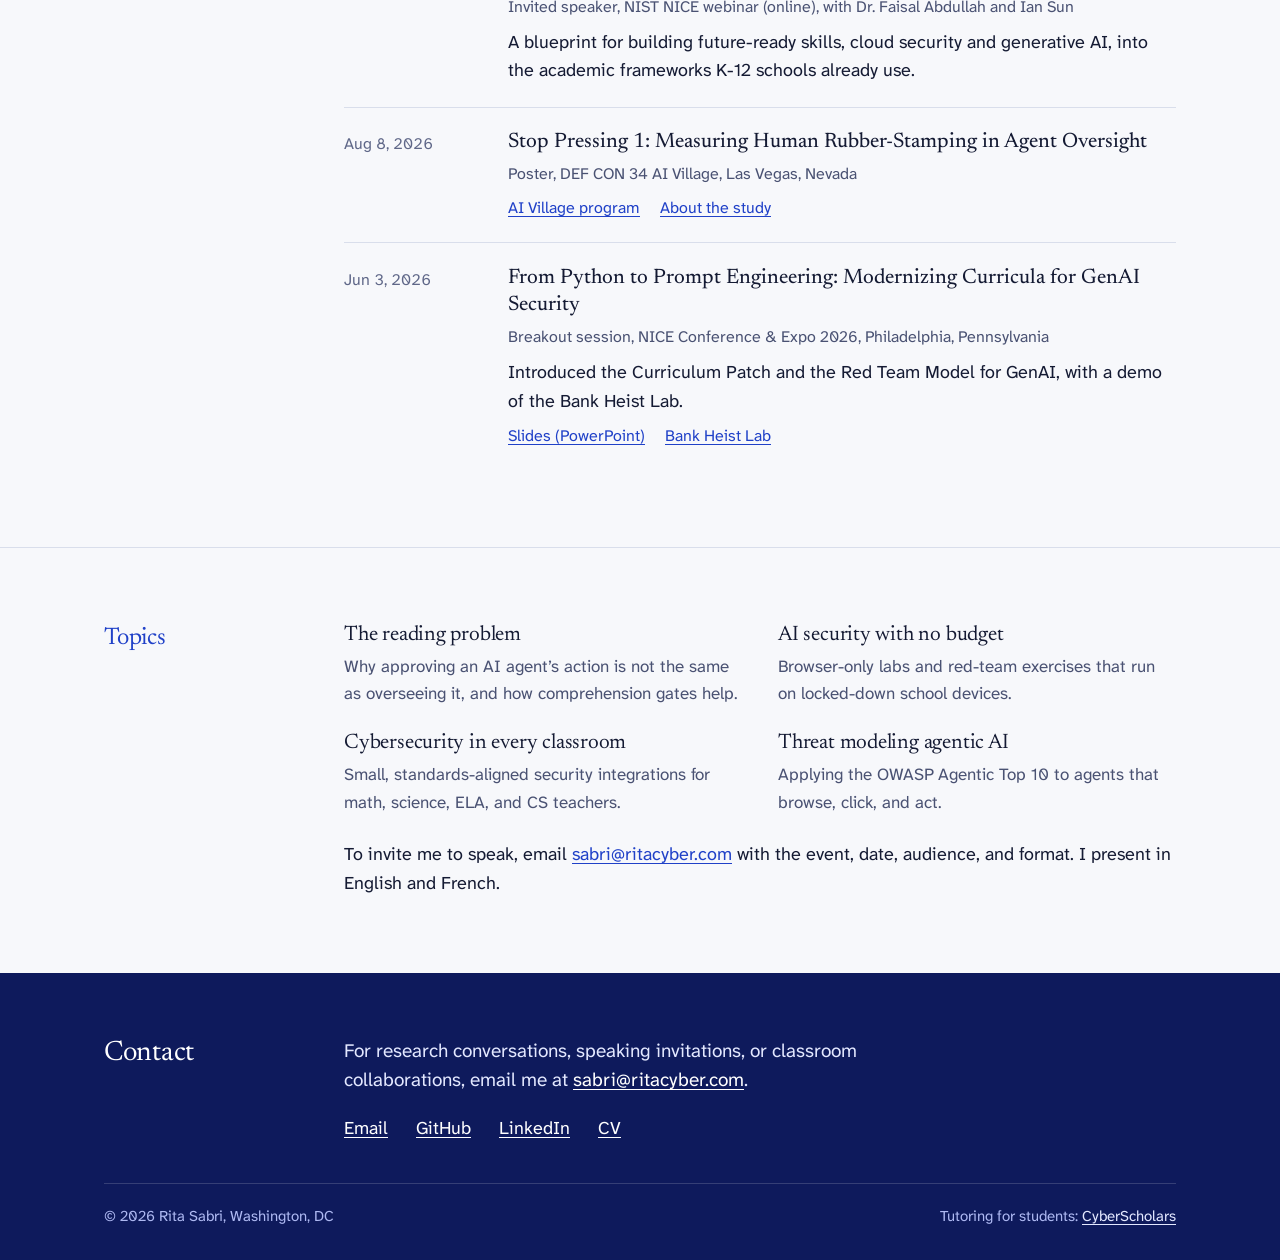
<file: talks/index.html>
<!doctype html>
<html lang="en">
<head>
<meta charset="utf-8">
<meta name="viewport" content="width=device-width, initial-scale=1">
<title>Talks and events | Rita Sabri</title>
<meta name="description" content="Upcoming and past talks by Rita Sabri: DEF CON 34 AI Village, NICE Conference & Expo, NIST NICE, Simply Cyber Con, and the NICE K12 conference.">
<link rel="canonical" href="https://ritacyber.com/talks/">
<meta property="og:type" content="website">
<meta property="og:site_name" content="Rita Sabri">
<meta property="og:title" content="Talks by Rita Sabri">
<meta property="og:description" content="Upcoming and past talks by Rita Sabri: DEF CON 34 AI Village, NICE Conference & Expo, NIST NICE, Simply Cyber Con, and the NICE K12 conference.">
<meta property="og:url" content="https://ritacyber.com/talks/">
<meta property="og:image" content="https://ritacyber.com/assets/og-image.png">
<meta property="og:image:width" content="1200">
<meta property="og:image:height" content="630">
<meta name="twitter:card" content="summary_large_image">
<meta name="theme-color" content="#F7F8FB" media="(prefers-color-scheme: light)">
<meta name="theme-color" content="#0C1126" media="(prefers-color-scheme: dark)">
<link rel="icon" href="../assets/favicon.svg" type="image/svg+xml">
<link rel="preload" href="../assets/fonts/newsreader-latin-standard-normal.woff2" as="font" type="font/woff2" crossorigin>
<link rel="preload" href="../assets/fonts/atkinson-hyperlegible-next-latin-wght-normal.woff2" as="font" type="font/woff2" crossorigin>
<link rel="stylesheet" href="../assets/site.css">
</head>
<body>
<a class="skip-link" href="#main">Skip to content</a>
<header class="site-header">
  <div class="wrap">
    <a class="wordmark" href="../">Rita Sabri</a>
    <nav class="site-nav" aria-label="Main">
      <ul>
        <li><a href="../research/">Research</a></li>
        <li><a href="../talks/" aria-current="page">Talks</a></li>
        <li><a href="../teaching/">Teaching</a></li>
        <li><a href="../labs/">Labs</a></li>
        <li><a href="../cv/">CV</a></li>
        <li><a href="#contact">Contact</a></li>
      </ul>
    </nav>
  </div>
</header>

<main id="main">
<header class="page-head wrap">
  <h1>Talks and events</h1>
  <p class="lede">I speak to practitioners, educators, and students about human oversight of AI agents, AI security education, and threat modeling for agentic AI.</p>
</header>

<section class="section" aria-labelledby="upcoming">
  <div class="wrap row">
    <h2 class="margin-label" id="upcoming">Upcoming</h2>
    <div>
      <!-- Soonest first. To add a talk, copy one <li class="entry"> block. -->
      <ul class="entries">
        <li class="entry">
          <time class="entry-date" datetime="2026-11-09">Nov 9, 2026</time>
          <div class="entry-body">
            <p class="entry-title">Threat-Modeling Vision-and-Action AI Through the OWASP Agentic Top 10</p>
            <p class="entry-meta">Talk, Simply Cyber Con 2026, Folly Beach, South Carolina</p>
            <ul class="entry-links"><li><a href="https://simplycybercon.org/">Conference site</a></li></ul>
          </div>
        </li>
        <li class="entry">
          <time class="entry-date" datetime="2027-03-07">Mar 7&ndash;9, 2027</time>
          <div class="entry-body">
            <p class="entry-title">Cybersecurity in Every Classroom: 20 Ways to Embed NICE Work Roles Without Adding a Class</p>
            <p class="entry-meta">Breakout session (accepted), NICE K12 Cybersecurity Education Conference, New Orleans, Louisiana</p>
            <p>Twenty field-tested integrations that bring cybersecurity into existing math, science, ELA, and CS classes, each aligned to the host subject&rsquo;s standards and to NICE Framework work roles.</p>
            <ul class="entry-links"><li><a href="https://www.k12cybersecurityconference.org/">Conference site</a></li></ul>
          </div>
        </li>
      </ul>

      <h3 class="subhead">Attending</h3>
      <ul class="entries">
        <li class="entry">
          <time class="entry-date" datetime="2026-10-22">Oct 22&ndash;23, 2026</time>
          <div class="entry-body">
            <p class="entry-title">AGNTCon + MCPCon North America</p>
            <p class="entry-meta">San Jose, California</p>
          </div>
        </li>
        <li class="entry">
          <time class="entry-date" datetime="2026-10-27">Oct 27&ndash;29, 2026</time>
          <div class="entry-body">
            <p class="entry-title">[un]prompted, the AI Security Practitioner Conference</p>
            <p class="entry-meta">San Francisco, California. Attending as a Decibel Scholarship recipient.</p>
            <ul class="entry-links"><li><a href="https://unpromptedcon.org/">Conference site</a></li></ul>
          </div>
        </li>
      </ul>
    </div>
  </div>
</section>

<section class="section" aria-labelledby="past">
  <div class="wrap row">
    <h2 class="margin-label" id="past">Past</h2>
    <div>
      <!-- Newest first. -->
      <ul class="entries">
        <li class="entry">
          <time class="entry-date" datetime="2026-09-16">Sep 16&ndash;17, 2026</time>
          <div class="entry-body">
            <p class="entry-title">Stop Pressing 1: Comprehension Gates for AI Agent Oversight</p>
            <p class="entry-meta">Talk, DC State of the Stack 2026, American Red Cross headquarters, Washington, DC</p>
            <p>Why approving an AI agent&rsquo;s action isn&rsquo;t the same as overseeing it, and how comprehension gates ask people to show they understand an action before they approve it.</p>
            <ul class="entry-links">
              <li><a href="https://dcstateofthestack.org/">Conference site</a></li>
              <li><a href="../research/#stop-pressing-1">About the study</a></li>
            </ul>
          </div>
        </li>
        <li class="entry">
          <time class="entry-date" datetime="2026-09-16">Sep 16, 2026</time>
          <div class="entry-body">
            <p class="entry-title">Preparing Today&rsquo;s Students for Tomorrow&rsquo;s Cyber Careers</p>
            <p class="entry-meta">Invited speaker, NIST NICE webinar (online), with Dr. Faisal Abdullah and Ian Sun</p>
            <p>A blueprint for building future-ready skills, cloud security and generative AI, into the academic frameworks K-12 schools already use.</p>
          </div>
        </li>
        <li class="entry">
          <time class="entry-date" datetime="2026-08-08">Aug 8, 2026</time>
          <div class="entry-body">
            <p class="entry-title">Stop Pressing 1: Measuring Human Rubber-Stamping in Agent Oversight</p>
            <p class="entry-meta">Poster, DEF CON 34 AI Village, Las Vegas, Nevada</p>
            <ul class="entry-links">
              <li><a href="https://aivillage.org/events/defcon-34/">AI Village program</a></li>
              <li><a href="../research/#stop-pressing-1">About the study</a></li>
            </ul>
          </div>
        </li>
        <li class="entry">
          <time class="entry-date" datetime="2026-06-03">Jun 3, 2026</time>
          <div class="entry-body">
            <p class="entry-title">From Python to Prompt Engineering: Modernizing Curricula for GenAI Security</p>
            <p class="entry-meta">Breakout session, NICE Conference &amp; Expo 2026, Philadelphia, Pennsylvania</p>
            <p>Introduced the Curriculum Patch and the Red Team Model for GenAI, with a demo of the Bank Heist Lab.</p>
            <ul class="entry-links">
              <li><a href="https://niceconference.org/wp-content/uploads/2026/08/11.15am_-From-Python-to-Prompt-Engineering.pptx">Slides (PowerPoint)</a></li>
              <li><a href="../labs/#bank-heist">Bank Heist Lab</a></li>
            </ul>
          </div>
        </li>
      </ul>
    </div>
  </div>
</section>

<section class="section" aria-labelledby="topics-title">
  <div class="wrap row">
    <h2 class="margin-label" id="topics-title">Topics</h2>
    <div>
      <ul class="topics">
        <li>
          <h3>The reading problem</h3>
          <p>Why approving an AI agent&rsquo;s action is not the same as overseeing it, and how comprehension gates help.</p>
        </li>
        <li>
          <h3>AI security with no budget</h3>
          <p>Browser-only labs and red-team exercises that run on locked-down school devices.</p>
        </li>
        <li>
          <h3>Cybersecurity in every classroom</h3>
          <p>Small, standards-aligned security integrations for math, science, ELA, and CS teachers.</p>
        </li>
        <li>
          <h3>Threat modeling agentic AI</h3>
          <p>Applying the OWASP Agentic Top 10 to agents that browse, click, and act.</p>
        </li>
      </ul>
      <p class="more">To invite me to speak, email <a href="mailto:sabri@ritacyber.com?subject=Speaking%20invitation">sabri@ritacyber.com</a> with the event, date, audience, and format. I present in English and French.</p>
    </div>
  </div>
</section>
</main>

<footer class="site-footer" id="contact">
  <div class="wrap">
    <div class="footer-grid">
      <h2>Contact</h2>
      <div>
        <p class="contact-lede">For research conversations, speaking invitations, or classroom collaborations, email me at <a href="mailto:sabri@ritacyber.com">sabri@ritacyber.com</a>.</p>
        <ul class="contact-links">
          <li><a href="mailto:sabri@ritacyber.com">Email</a></li>
          <li><a href="https://github.com/ritasabri">GitHub</a></li>
          <li><a href="https://www.linkedin.com/in/rita-sabri-b4225b107/">LinkedIn</a></li>
          <li><a href="../cv/">CV</a></li>
        </ul>
      </div>
    </div>
    <div class="fineprint">
      <span>&copy; <span data-year>2026</span> Rita Sabri, Washington, DC</span>
      <span>Tutoring for students: <a href="../tutoring/">CyberScholars</a></span>
    </div>
  </div>
</footer>

<script src="../assets/site.js" defer></script>
</body>
</html>
</file>
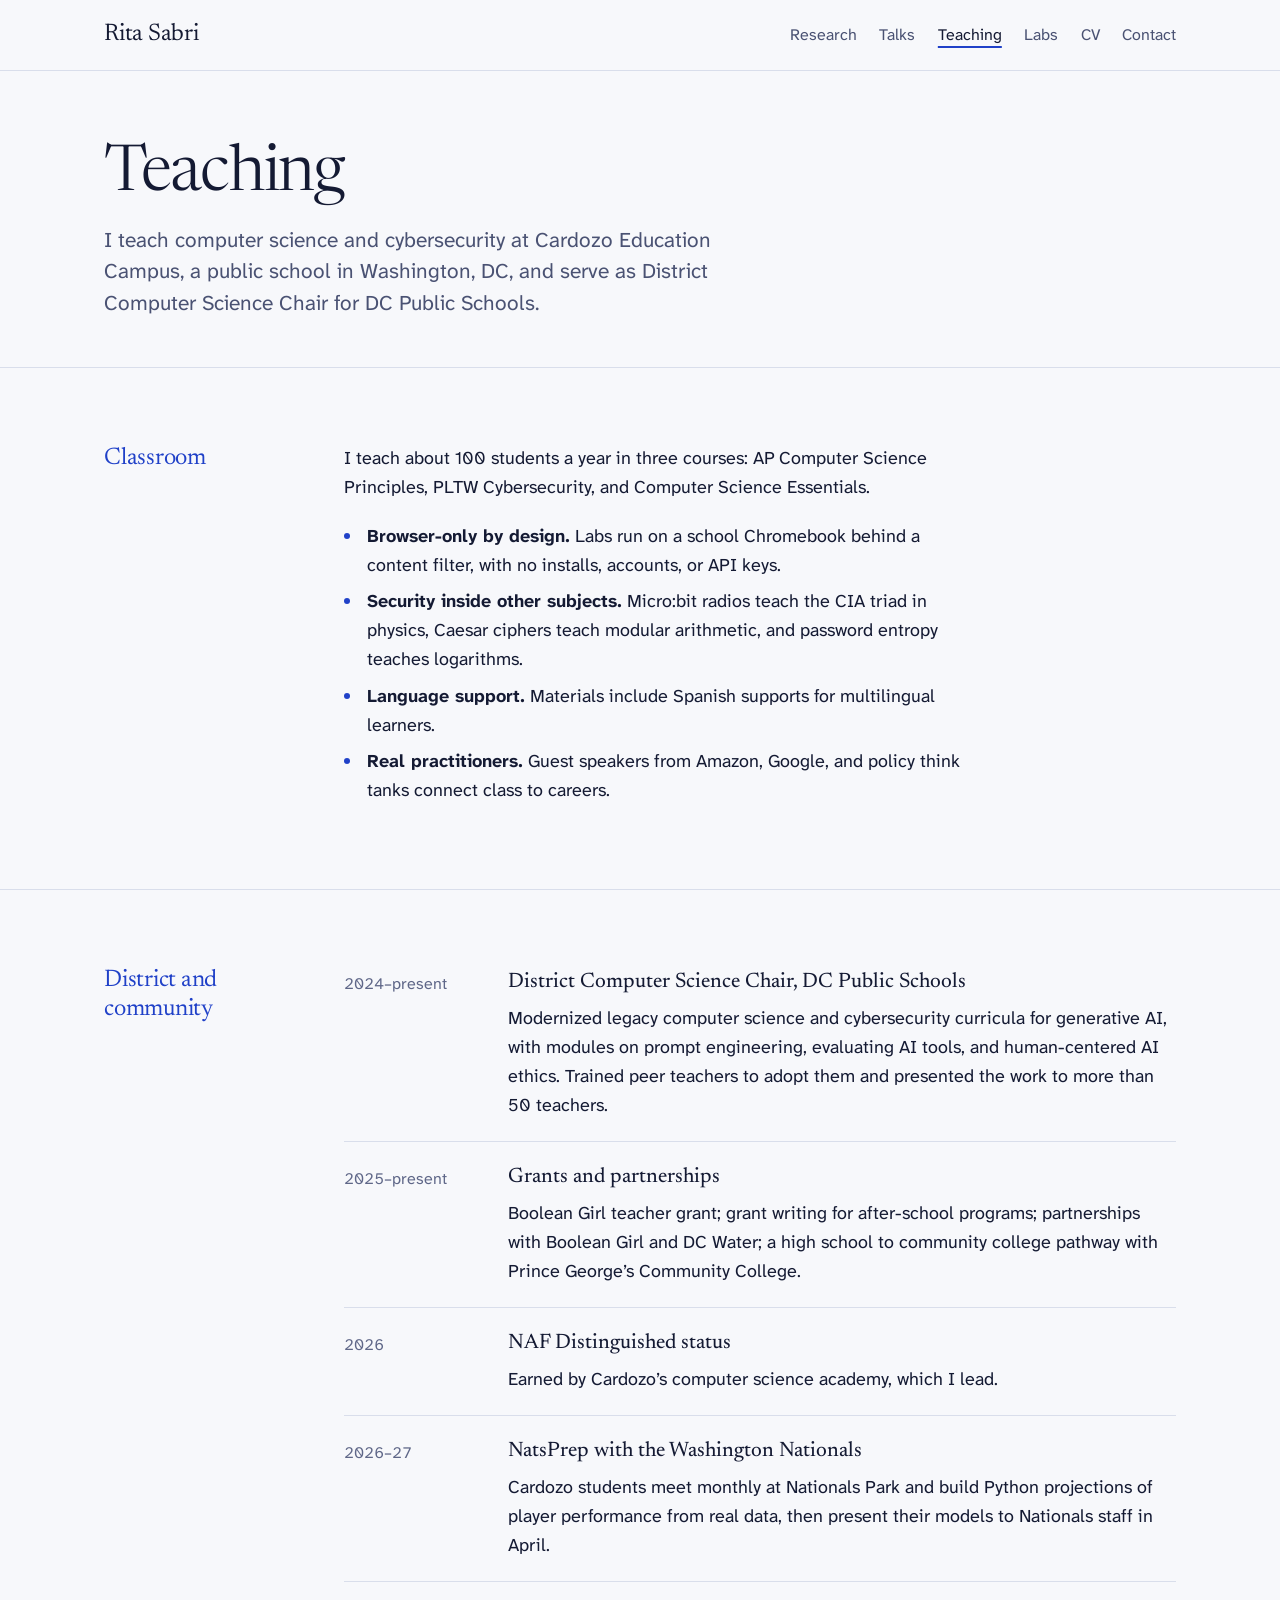
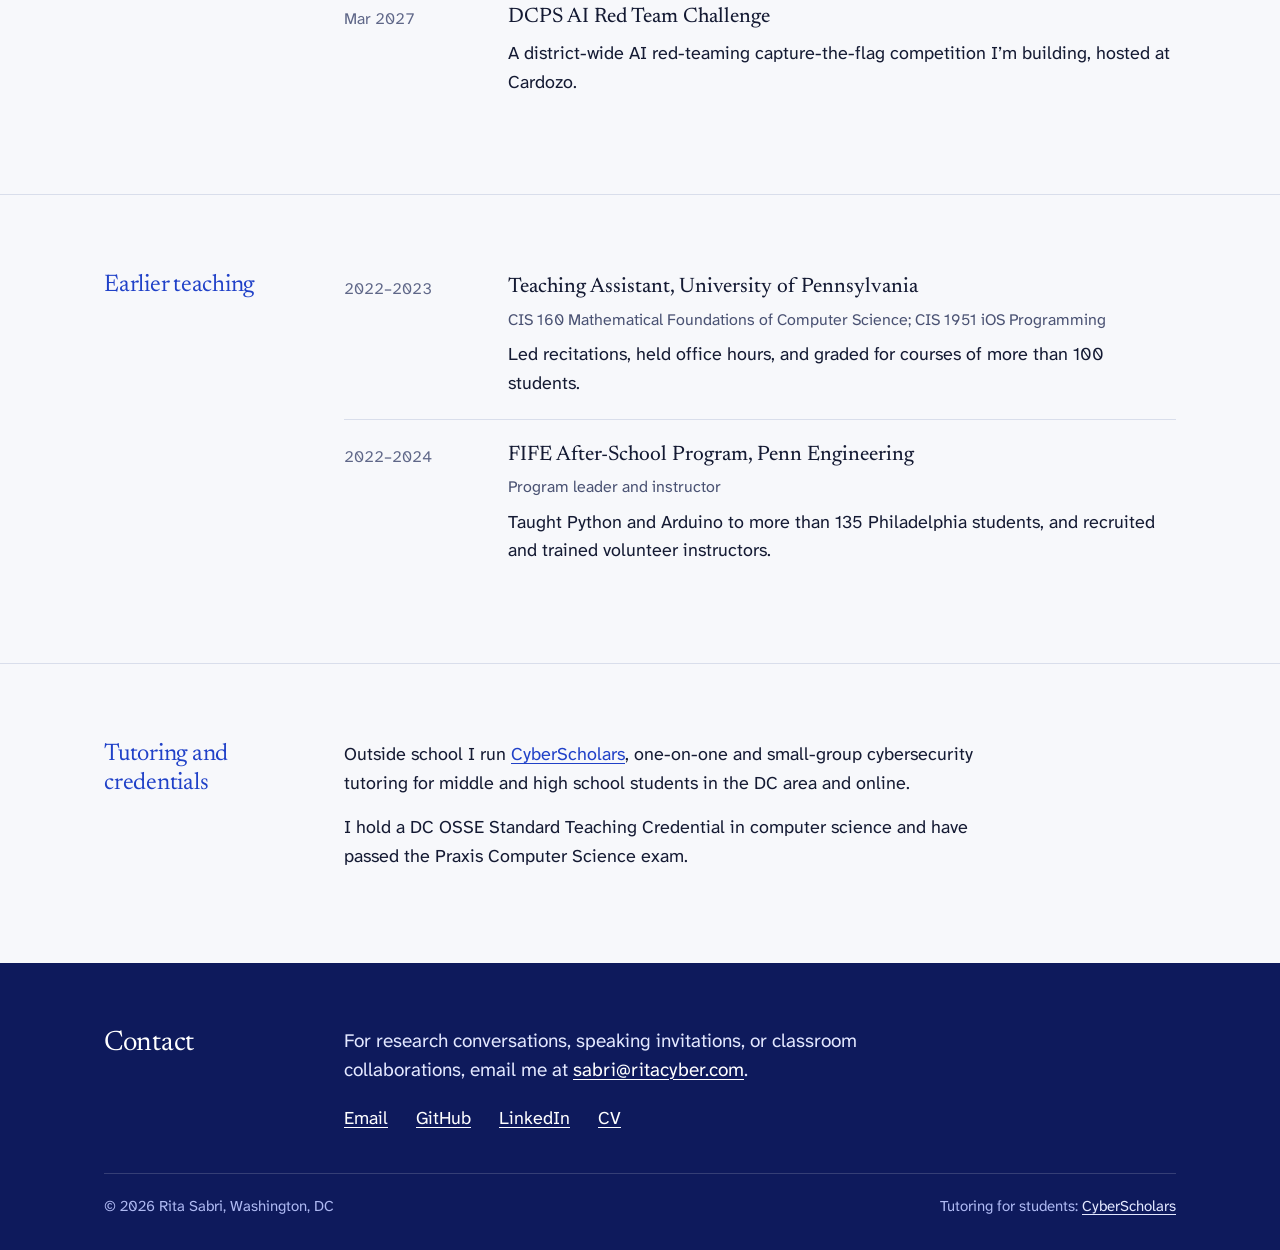
<file: teaching/index.html>
<!doctype html>
<html lang="en">
<head>
<meta charset="utf-8">
<meta name="viewport" content="width=device-width, initial-scale=1">
<title>Teaching | Rita Sabri</title>
<meta name="description" content="Computer science and cybersecurity teaching at Cardozo Education Campus, DC Public Schools, plus district work, partnerships, and earlier teaching at Penn.">
<link rel="canonical" href="https://ritacyber.com/teaching/">
<meta property="og:type" content="website">
<meta property="og:site_name" content="Rita Sabri">
<meta property="og:title" content="Teaching by Rita Sabri">
<meta property="og:description" content="Computer science and cybersecurity teaching at Cardozo Education Campus, DC Public Schools, plus district work, partnerships, and earlier teaching at Penn.">
<meta property="og:url" content="https://ritacyber.com/teaching/">
<meta property="og:image" content="https://ritacyber.com/assets/og-image.png">
<meta property="og:image:width" content="1200">
<meta property="og:image:height" content="630">
<meta name="twitter:card" content="summary_large_image">
<meta name="theme-color" content="#F7F8FB" media="(prefers-color-scheme: light)">
<meta name="theme-color" content="#0C1126" media="(prefers-color-scheme: dark)">
<link rel="icon" href="../assets/favicon.svg" type="image/svg+xml">
<link rel="preload" href="../assets/fonts/newsreader-latin-standard-normal.woff2" as="font" type="font/woff2" crossorigin>
<link rel="preload" href="../assets/fonts/atkinson-hyperlegible-next-latin-wght-normal.woff2" as="font" type="font/woff2" crossorigin>
<link rel="stylesheet" href="../assets/site.css">
</head>
<body>
<a class="skip-link" href="#main">Skip to content</a>
<header class="site-header">
  <div class="wrap">
    <a class="wordmark" href="../">Rita Sabri</a>
    <nav class="site-nav" aria-label="Main">
      <ul>
        <li><a href="../research/">Research</a></li>
        <li><a href="../talks/">Talks</a></li>
        <li><a href="../teaching/" aria-current="page">Teaching</a></li>
        <li><a href="../labs/">Labs</a></li>
        <li><a href="../cv/">CV</a></li>
        <li><a href="#contact">Contact</a></li>
      </ul>
    </nav>
  </div>
</header>

<main id="main">
<header class="page-head wrap">
  <h1>Teaching</h1>
  <p class="lede">I teach computer science and cybersecurity at Cardozo Education Campus, a public school in Washington, DC, and serve as District Computer Science Chair for DC Public Schools.</p>
</header>

<section class="section" aria-labelledby="classroom">
  <div class="wrap row">
    <h2 class="margin-label" id="classroom">Classroom</h2>
    <div class="measure">
      <p>I teach about 100 students a year in three courses: AP Computer Science Principles, PLTW Cybersecurity, and Computer Science Essentials.</p>
      <ul class="facts-list">
        <li><strong>Browser-only by design.</strong> Labs run on a school Chromebook behind a content filter, with no installs, accounts, or API keys.</li>
        <li><strong>Security inside other subjects.</strong> Micro:bit radios teach the CIA triad in physics, Caesar ciphers teach modular arithmetic, and password entropy teaches logarithms.</li>
        <li><strong>Language support.</strong> Materials include Spanish supports for multilingual learners.</li>
        <li><strong>Real practitioners.</strong> Guest speakers from Amazon, Google, and policy think tanks connect class to careers.</li>
      </ul>
    </div>
  </div>
</section>

<section class="section" aria-labelledby="district">
  <div class="wrap row">
    <h2 class="margin-label" id="district">District and community</h2>
    <div>
      <ul class="entries">
        <li class="entry">
          <span class="entry-date">2024&ndash;present</span>
          <div class="entry-body">
            <p class="entry-title">District Computer Science Chair, DC Public Schools</p>
            <p>Modernized legacy computer science and cybersecurity curricula for generative AI, with modules on prompt engineering, evaluating AI tools, and human-centered AI ethics. Trained peer teachers to adopt them and presented the work to more than 50 teachers.</p>
          </div>
        </li>
        <li class="entry">
          <span class="entry-date">2025&ndash;present</span>
          <div class="entry-body">
            <p class="entry-title">Grants and partnerships</p>
            <p>Boolean Girl teacher grant; grant writing for after-school programs; partnerships with Boolean Girl and DC Water; a high school to community college pathway with Prince George&rsquo;s Community College.</p>
          </div>
        </li>
        <li class="entry">
          <span class="entry-date">2026</span>
          <div class="entry-body">
            <p class="entry-title">NAF Distinguished status</p>
            <p>Earned by Cardozo&rsquo;s computer science academy, which I lead.</p>
          </div>
        </li>
        <li class="entry">
          <span class="entry-date">2026&ndash;27</span>
          <div class="entry-body">
            <p class="entry-title">NatsPrep with the Washington Nationals</p>
            <p>Cardozo students meet monthly at Nationals Park and build Python projections of player performance from real data, then present their models to Nationals staff in April.</p>
          </div>
        </li>
        <li class="entry">
          <span class="entry-date">Mar 2027</span>
          <div class="entry-body">
            <p class="entry-title">DCPS AI Red Team Challenge</p>
            <p>A district-wide AI red-teaming capture-the-flag competition I&rsquo;m building, hosted at Cardozo.</p>
          </div>
        </li>
      </ul>
    </div>
  </div>
</section>

<section class="section" aria-labelledby="earlier">
  <div class="wrap row">
    <h2 class="margin-label" id="earlier">Earlier teaching</h2>
    <div>
      <ul class="entries">
        <li class="entry">
          <span class="entry-date">2022&ndash;2023</span>
          <div class="entry-body">
            <p class="entry-title">Teaching Assistant, University of Pennsylvania</p>
            <p class="entry-meta">CIS 160 Mathematical Foundations of Computer Science; CIS 1951 iOS Programming</p>
            <p>Led recitations, held office hours, and graded for courses of more than 100 students.</p>
          </div>
        </li>
        <li class="entry">
          <span class="entry-date">2022&ndash;2024</span>
          <div class="entry-body">
            <p class="entry-title">FIFE After-School Program, Penn Engineering</p>
            <p class="entry-meta">Program leader and instructor</p>
            <p>Taught Python and Arduino to more than 135 Philadelphia students, and recruited and trained volunteer instructors.</p>
          </div>
        </li>
      </ul>
    </div>
  </div>
</section>

<section class="section" aria-labelledby="more-teaching">
  <div class="wrap row">
    <h2 class="margin-label" id="more-teaching">Tutoring and credentials</h2>
    <div class="measure">
      <p>Outside school I run <a href="../tutoring/">CyberScholars</a>, one-on-one and small-group cybersecurity tutoring for middle and high school students in the DC area and online.</p>
      <p>I hold a DC OSSE Standard Teaching Credential in computer science and have passed the Praxis Computer Science exam.</p>
    </div>
  </div>
</section>
</main>

<footer class="site-footer" id="contact">
  <div class="wrap">
    <div class="footer-grid">
      <h2>Contact</h2>
      <div>
        <p class="contact-lede">For research conversations, speaking invitations, or classroom collaborations, email me at <a href="mailto:sabri@ritacyber.com">sabri@ritacyber.com</a>.</p>
        <ul class="contact-links">
          <li><a href="mailto:sabri@ritacyber.com">Email</a></li>
          <li><a href="https://github.com/ritasabri">GitHub</a></li>
          <li><a href="https://www.linkedin.com/in/rita-sabri-b4225b107/">LinkedIn</a></li>
          <li><a href="../cv/">CV</a></li>
        </ul>
      </div>
    </div>
    <div class="fineprint">
      <span>&copy; <span data-year>2026</span> Rita Sabri, Washington, DC</span>
      <span>Tutoring for students: <a href="../tutoring/">CyberScholars</a></span>
    </div>
  </div>
</footer>

<script src="../assets/site.js" defer></script>
</body>
</html>
</file>
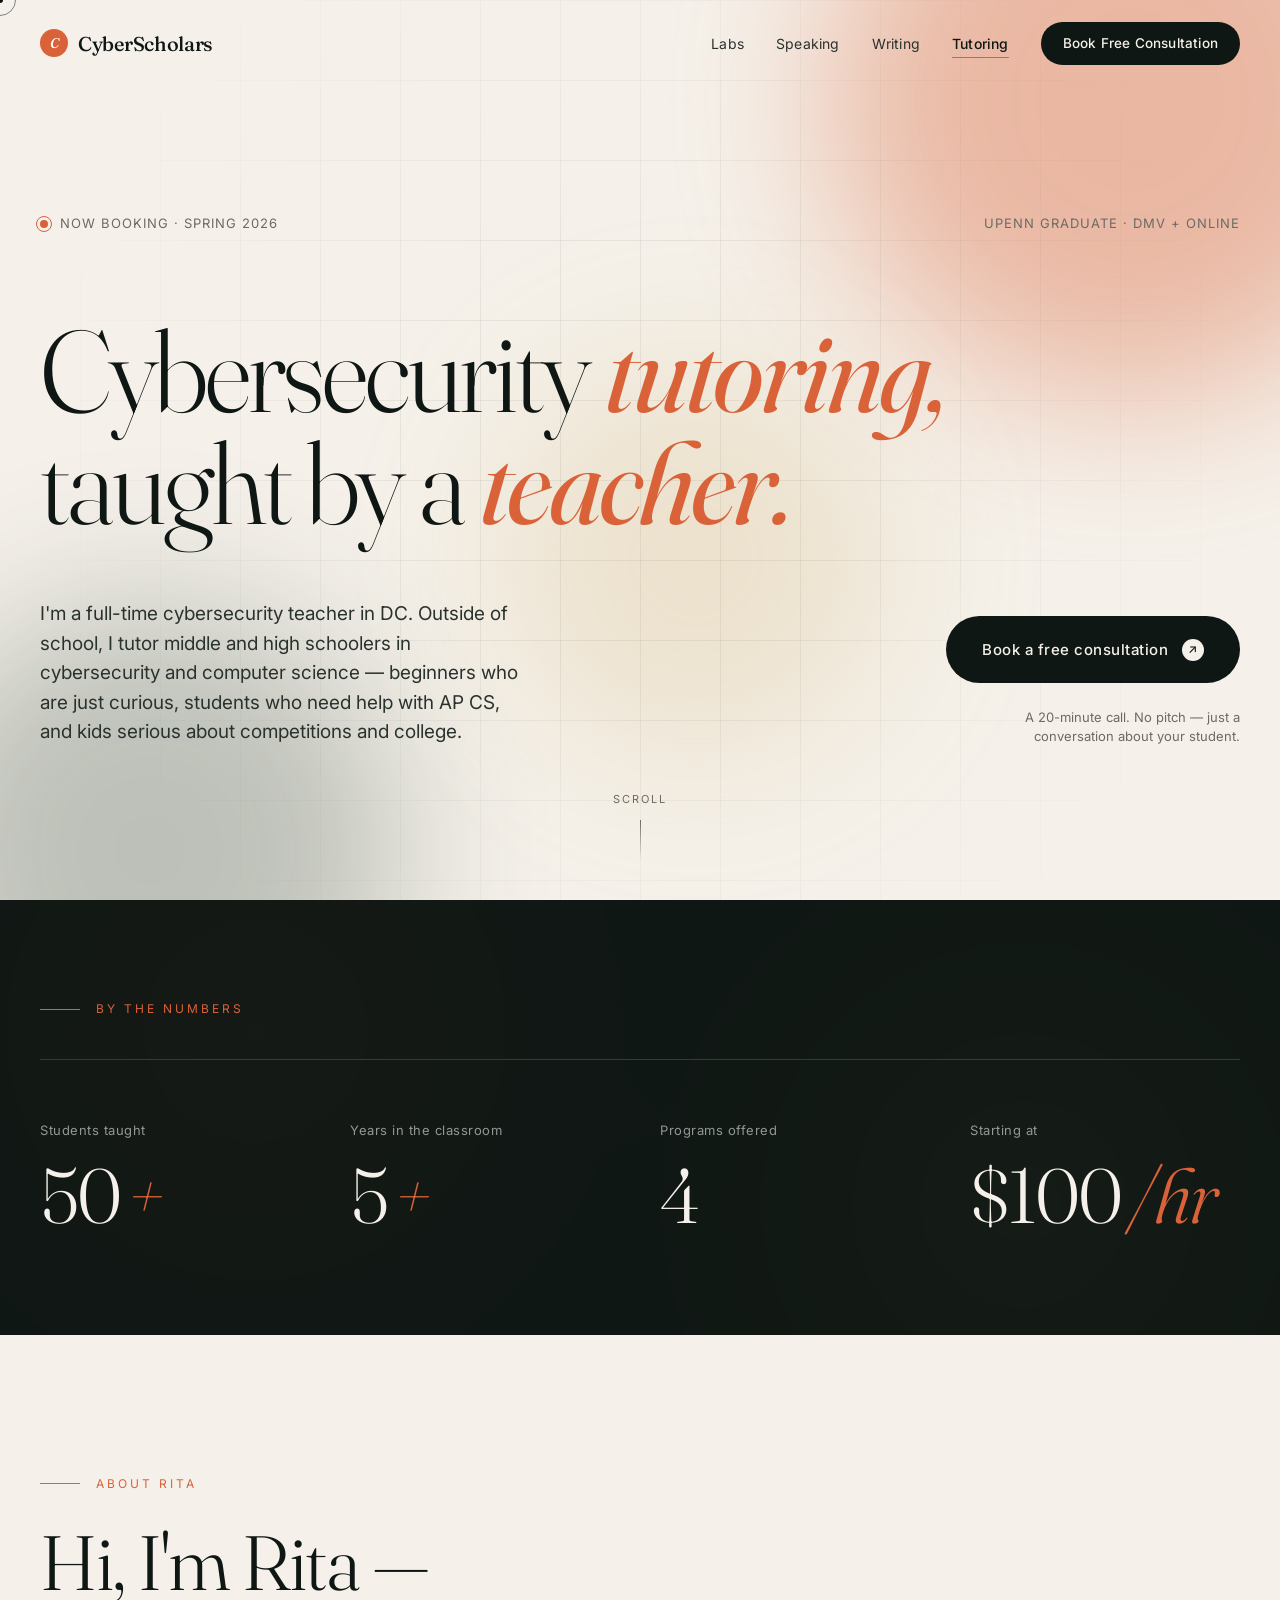
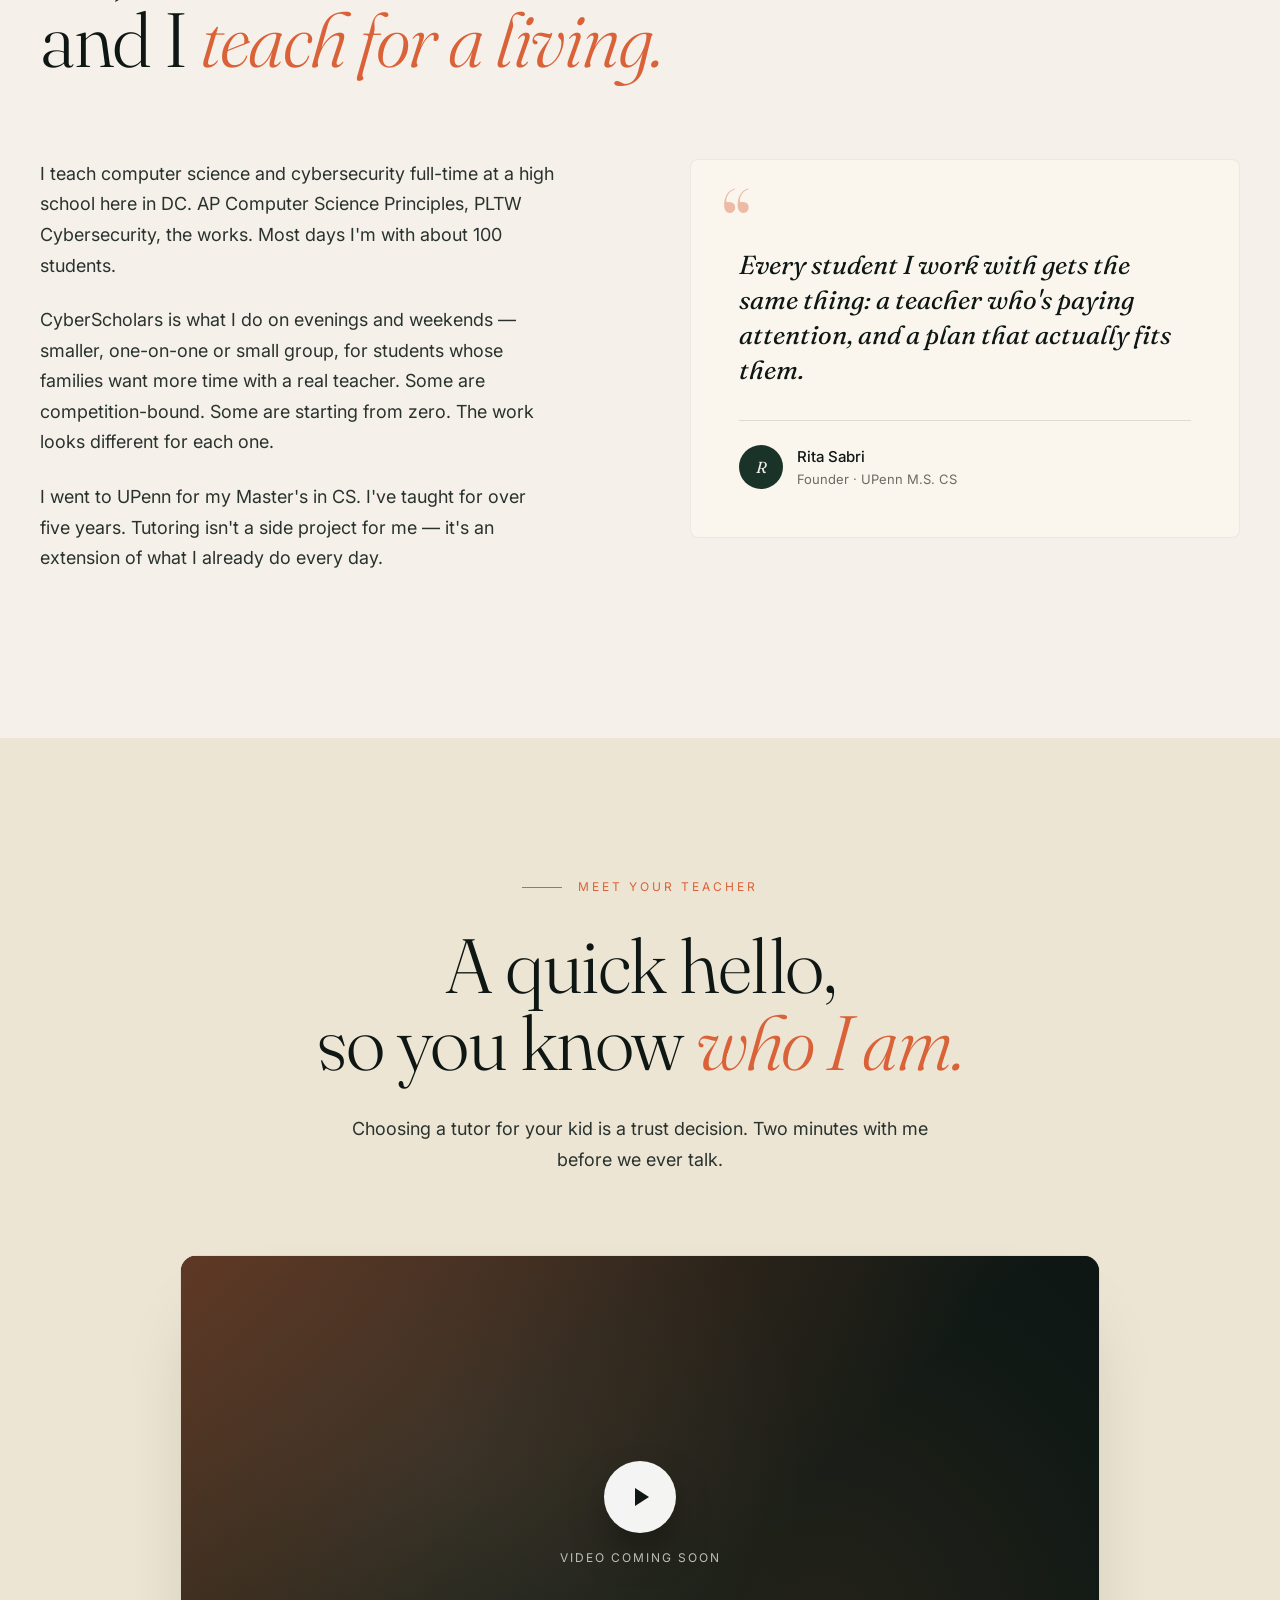
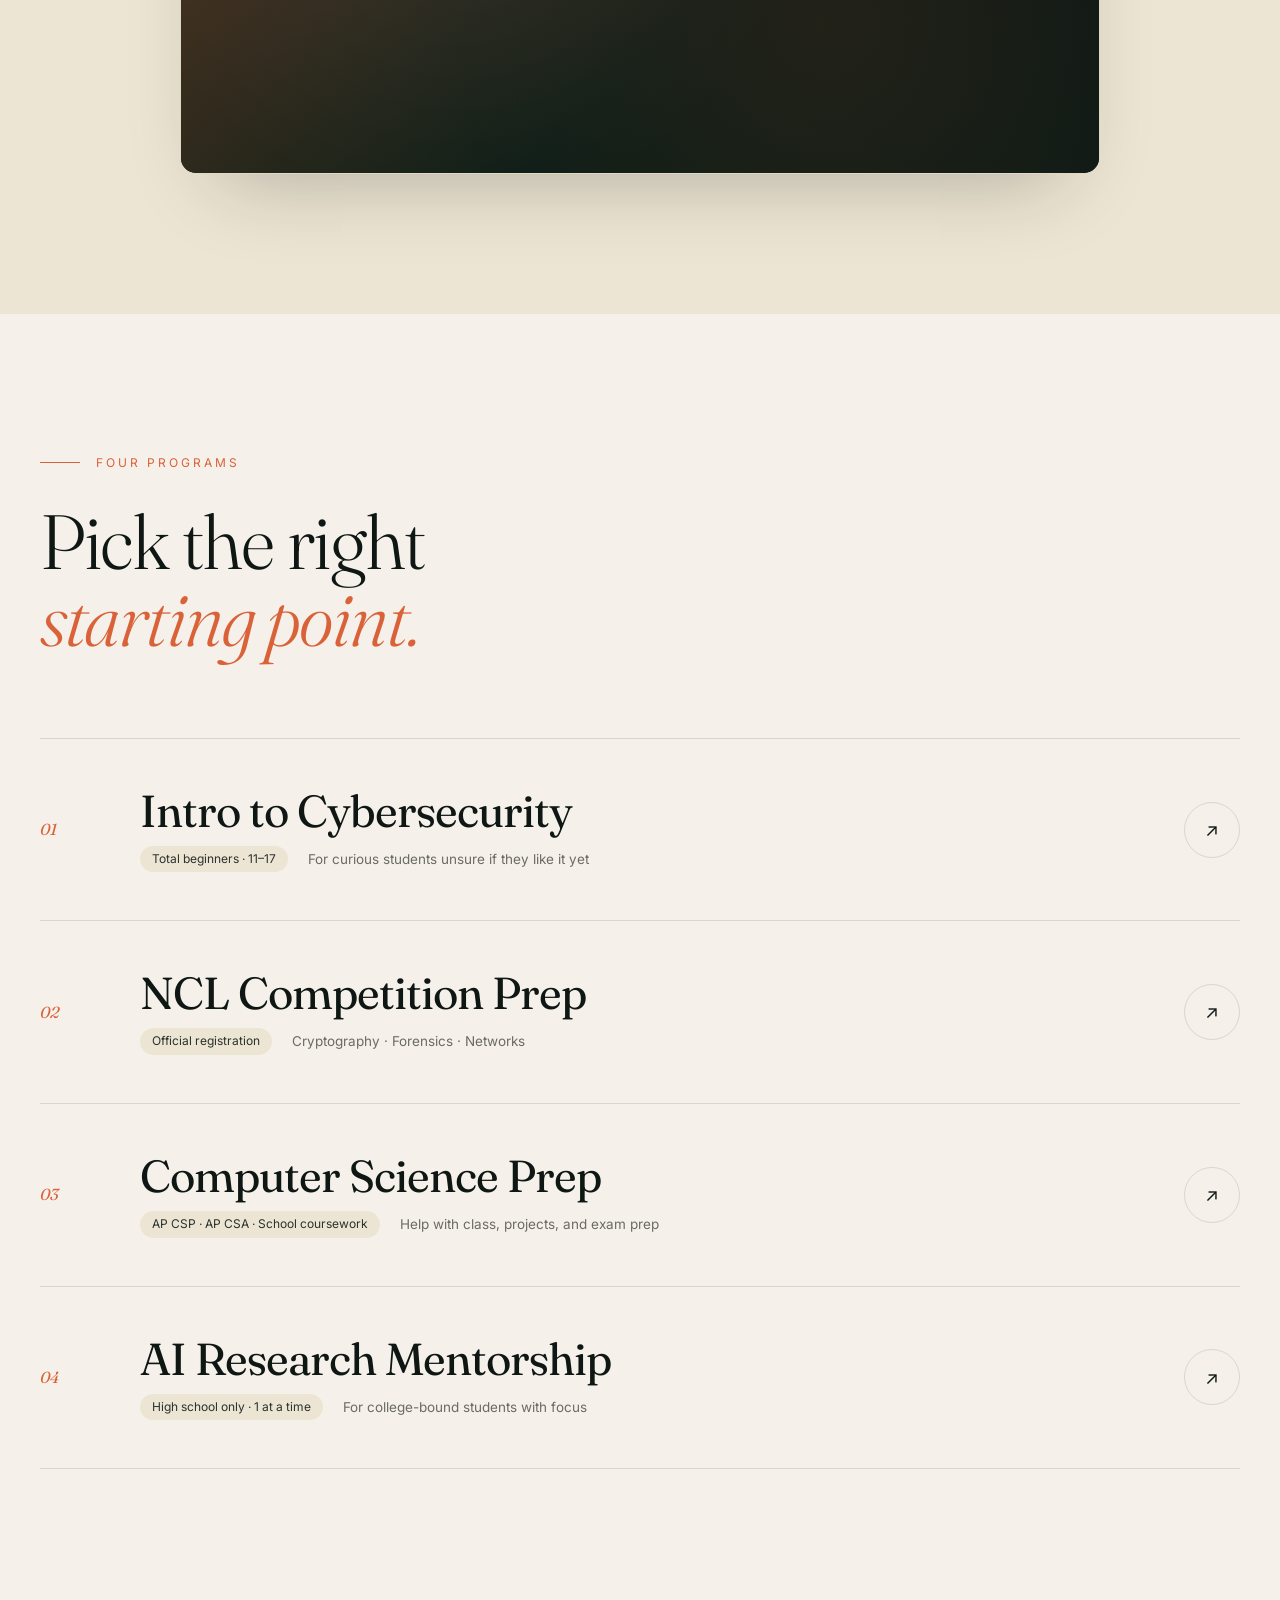
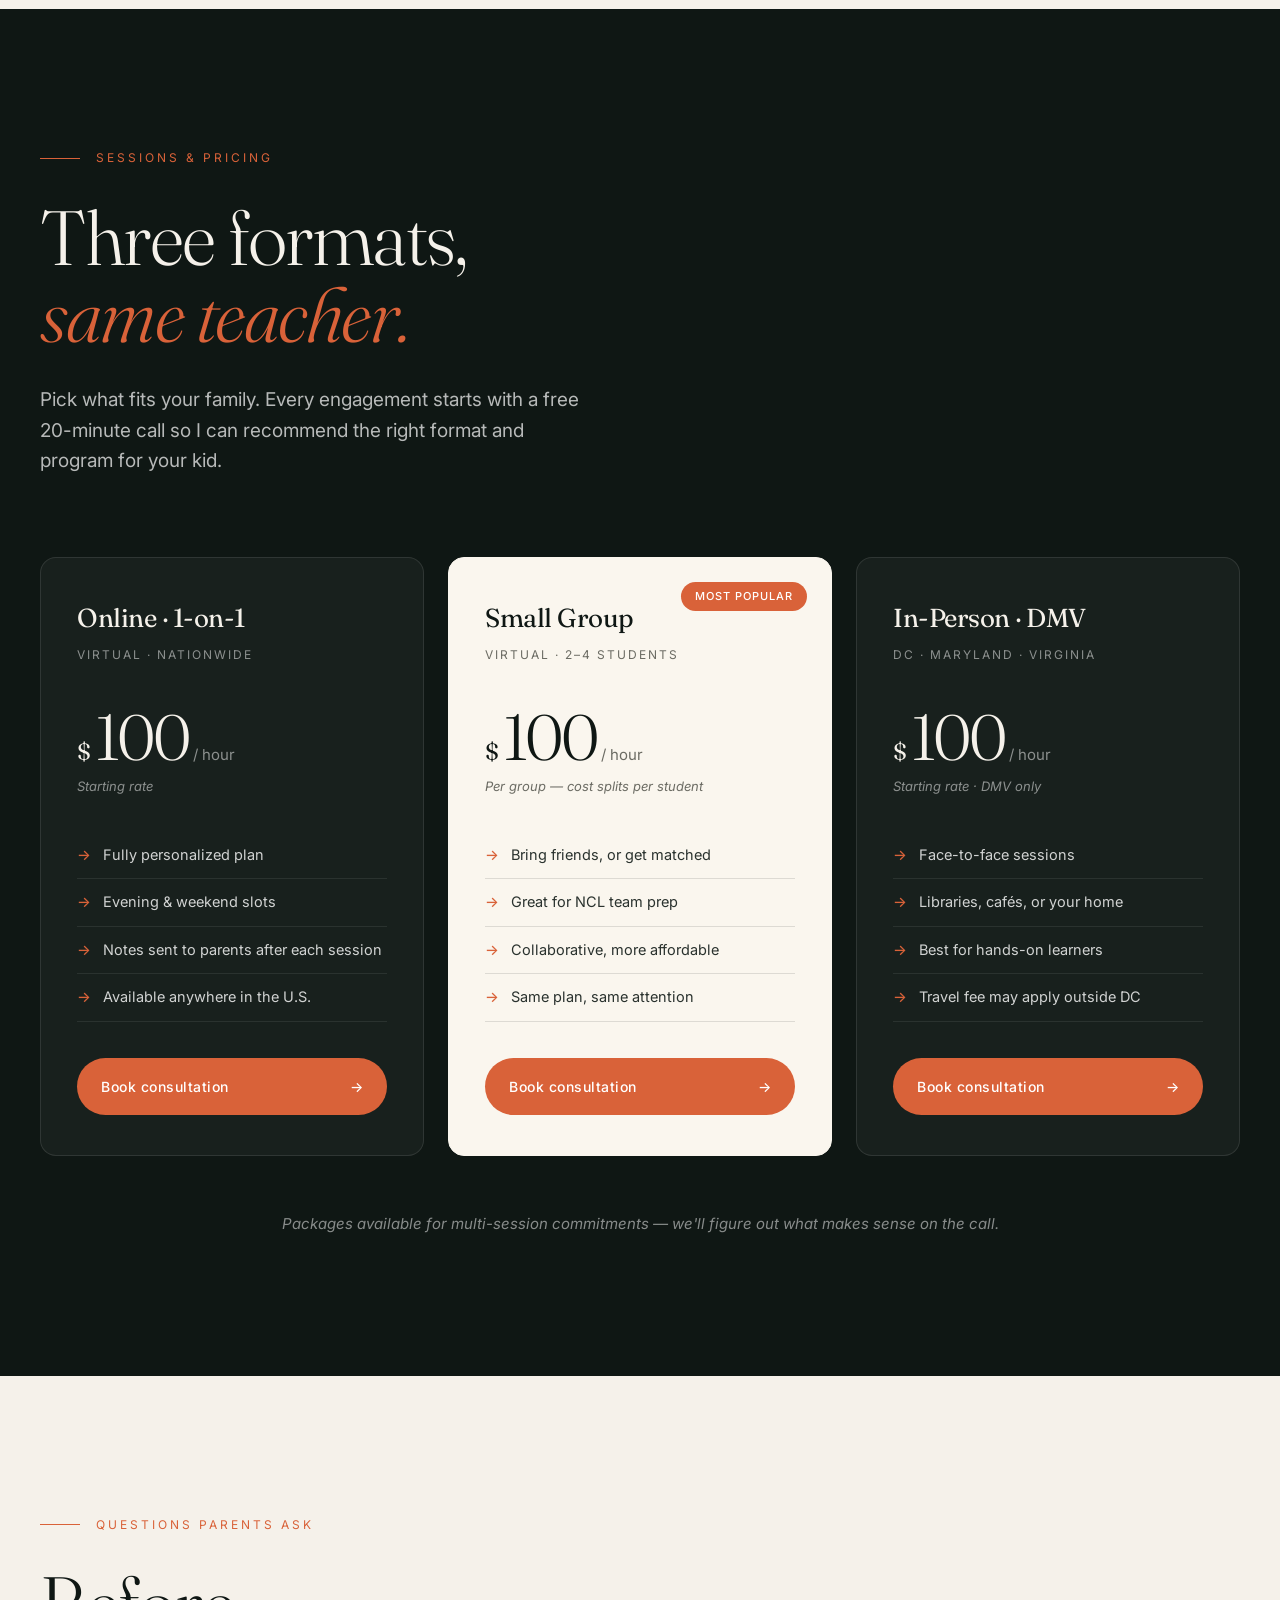
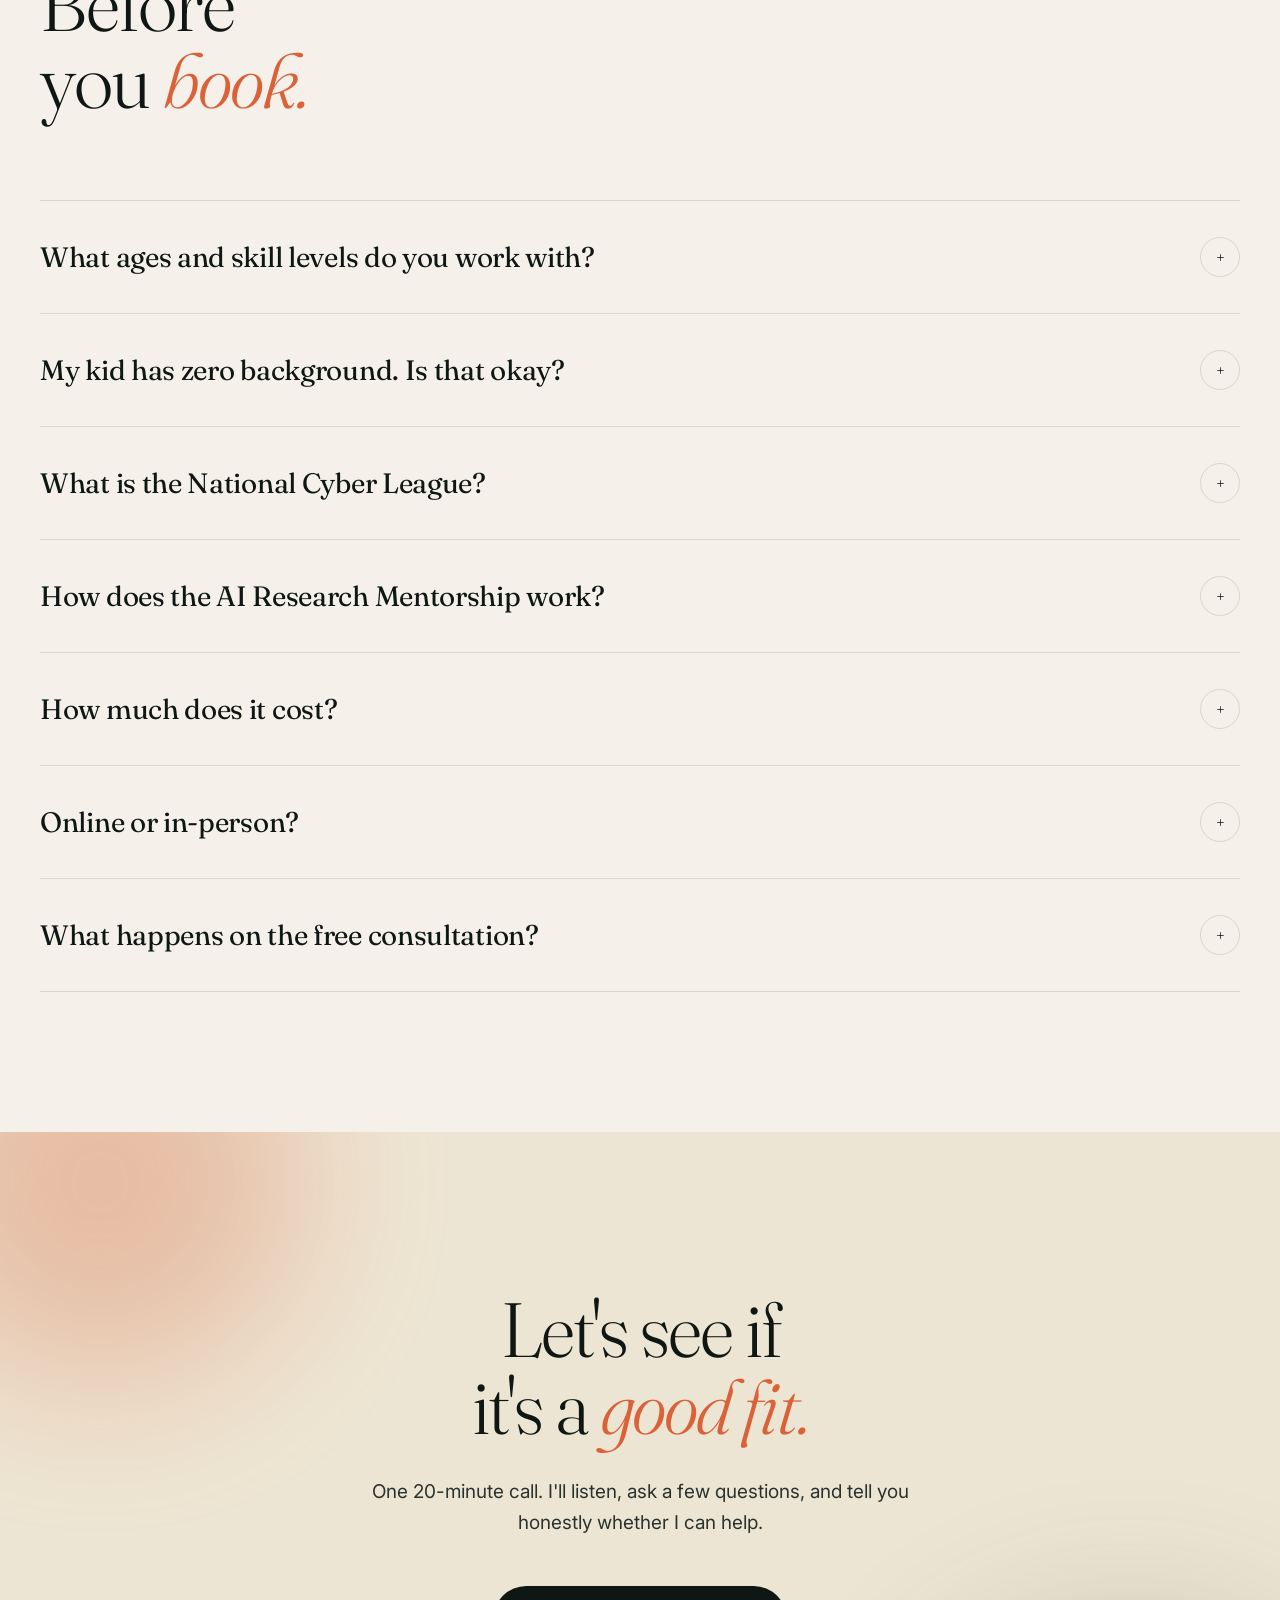
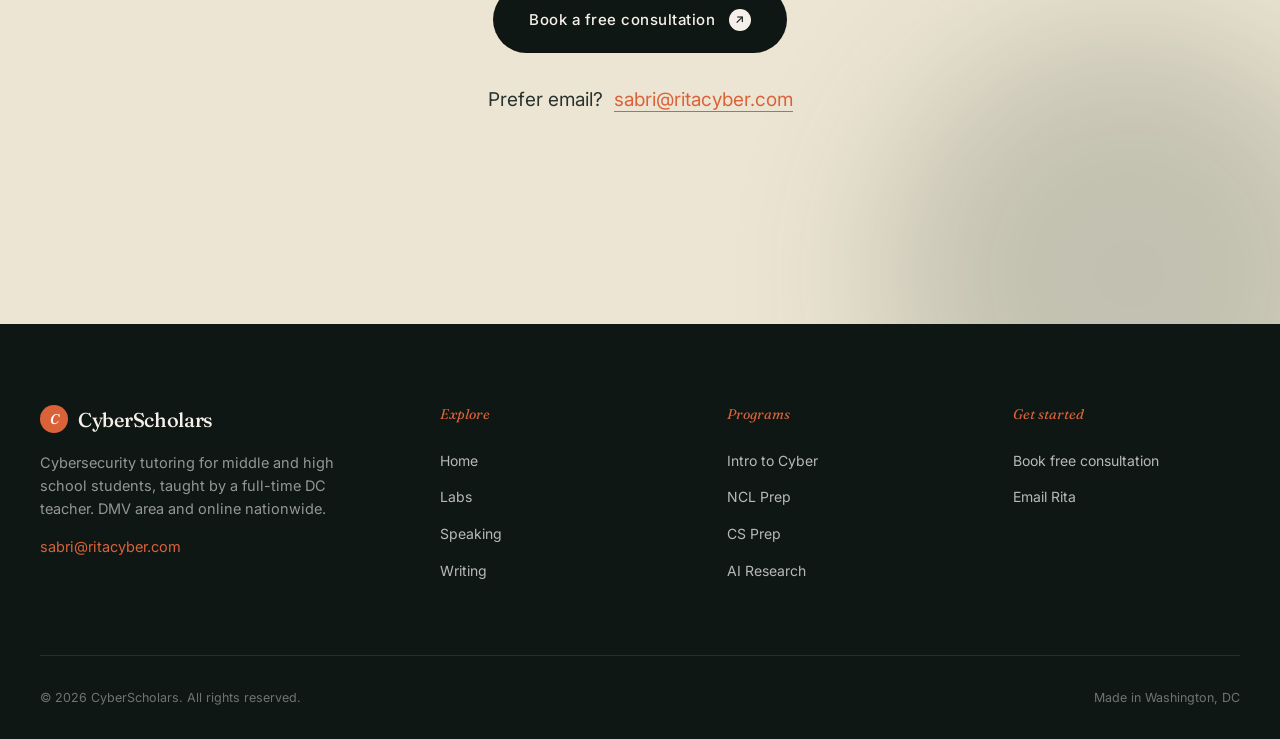
<file: tutoring/index.html>
<!DOCTYPE html>
<html lang="en">
<head>
<meta charset="UTF-8" />
<meta name="viewport" content="width=device-width, initial-scale=1.0" />
<title>CyberScholars — Cybersecurity Tutoring for Middle & High School Students</title>
<meta name="description" content="Cybersecurity and computer science tutoring from a UPenn graduate and full-time DC teacher. NCL prep, AP CS coursework help, AI research, and intro courses for total beginners. DMV area & online." />

<link rel="preconnect" href="https://fonts.googleapis.com">
<link rel="preconnect" href="https://fonts.gstatic.com" crossorigin>
<link href="https://fonts.googleapis.com/css2?family=Fraunces:ital,opsz,wght@0,9..144,300;0,9..144,400;0,9..144,500;0,9..144,600;1,9..144,300;1,9..144,400&family=Inter:wght@300;400;500;600&display=swap" rel="stylesheet">

<style>
  :root {
    --bg: #f5f1ea;
    --bg-warm: #ede5d3;
    --paper: #faf6ee;
    --ink: #0f1714;
    --ink-soft: #2a322e;
    --forest: #1a3328;
    --forest-deep: #0d1f17;
    --terracotta: #d96239;
    --terracotta-deep: #b94c25;
    --gold: #c9a45c;
    --muted: #6b6b63;
    --line: rgba(15, 23, 20, 0.12);
    --line-soft: rgba(15, 23, 20, 0.06);
  }

  * { box-sizing: border-box; margin: 0; padding: 0; }

  html {
    scroll-behavior: smooth;
    -webkit-font-smoothing: antialiased;
    -moz-osx-font-smoothing: grayscale;
  }

  body {
    font-family: 'Inter', sans-serif;
    background: var(--bg);
    color: var(--ink);
    font-size: 16px;
    line-height: 1.55;
    overflow-x: hidden;
    cursor: none;
  }

  .cursor-dot, .cursor-ring {
    position: fixed;
    top: 0;
    left: 0;
    pointer-events: none;
    z-index: 9999;
    transform: translate(-50%, -50%);
    transition: width 0.25s ease, height 0.25s ease, background 0.25s ease;
    mix-blend-mode: difference;
  }
  .cursor-dot {
    width: 6px;
    height: 6px;
    background: #fff;
    border-radius: 50%;
  }
  .cursor-ring {
    width: 32px;
    height: 32px;
    border: 1px solid rgba(255,255,255,0.5);
    border-radius: 50%;
    transition: transform 0.15s ease-out, width 0.25s, height 0.25s;
  }
  .cursor-ring.hover {
    width: 60px;
    height: 60px;
    border-color: #fff;
  }
  @media (max-width: 960px), (pointer: coarse) {
    body { cursor: auto; }
    .cursor-dot, .cursor-ring { display: none; }
  }

  nav {
    position: fixed;
    top: 0; left: 0; right: 0;
    z-index: 100;
    padding: 22px 40px;
    display: flex;
    justify-content: space-between;
    align-items: center;
    transition: background 0.3s ease, padding 0.3s ease, border-color 0.3s;
    border-bottom: 1px solid transparent;
  }

  nav.scrolled {
    background: rgba(245, 241, 234, 0.85);
    backdrop-filter: blur(16px);
    -webkit-backdrop-filter: blur(16px);
    padding: 14px 40px;
    border-bottom: 1px solid var(--line-soft);
  }

  .logo {
    font-family: 'Fraunces', serif;
    font-weight: 500;
    font-size: 20px;
    color: var(--ink);
    text-decoration: none;
    letter-spacing: -0.3px;
    display: flex;
    align-items: center;
    gap: 10px;
  }

  .logo-mark {
    width: 28px;
    height: 28px;
    border-radius: 50%;
    background: var(--terracotta);
    display: inline-flex;
    align-items: center;
    justify-content: center;
    color: white;
    font-style: italic;
    font-size: 14px;
  }

  .nav-links {
    display: flex;
    gap: 32px;
    align-items: center;
    list-style: none;
  }

  .nav-links a {
    color: var(--ink-soft);
    text-decoration: none;
    font-size: 14px;
    font-weight: 400;
    letter-spacing: 0.2px;
    position: relative;
    transition: color 0.2s;
  }

  .nav-links a:not(.btn-book)::after {
    content: '';
    position: absolute;
    left: 0; bottom: -6px;
    width: 0;
    height: 1px;
    background: var(--terracotta);
    transition: width 0.3s ease;
  }
  .nav-links a:not(.btn-book):hover::after { width: 100%; }
  .nav-links a:not(.btn-book):hover { color: var(--ink); }
  .nav-links a.active { color: var(--ink); font-weight: 500; }
  .nav-links a.active::after { width: 100%; }

  .btn-book {
    display: inline-flex;
    align-items: center;
    gap: 8px;
    padding: 11px 22px;
    background: var(--ink);
    color: var(--bg) !important;
    border-radius: 999px;
    font-size: 13.5px !important;
    font-weight: 500 !important;
    transition: all 0.3s ease;
    overflow: hidden;
    position: relative;
    z-index: 1;
    isolation: isolate;
  }
  .btn-book::before {
    content: '';
    position: absolute;
    inset: 0;
    background: var(--terracotta);
    transform: translateY(100%);
    transition: transform 0.4s cubic-bezier(0.65, 0, 0.35, 1);
    z-index: -1;
  }
  .btn-book:hover::before { transform: translateY(0); }

  .nav-toggle { display: none; background: none; border: none; cursor: pointer; }
  .nav-toggle span {
    display: block;
    width: 22px;
    height: 1.5px;
    background: var(--ink);
    margin: 5px 0;
  }

  .hero {
    min-height: 100vh;
    padding: 140px 40px 80px;
    position: relative;
    overflow: hidden;
    display: flex;
    flex-direction: column;
    justify-content: center;
  }

  .hero-bg { position: absolute; inset: 0; pointer-events: none; overflow: hidden; }

  .hero-blob {
    position: absolute;
    border-radius: 50%;
    filter: blur(80px);
    opacity: 0.4;
    animation: drift 20s ease-in-out infinite;
  }
  .hero-blob.b1 { width: 600px; height: 600px; background: var(--terracotta); top: -200px; right: -150px; }
  .hero-blob.b2 { width: 500px; height: 500px; background: var(--forest); bottom: -200px; left: -100px; animation-delay: -10s; opacity: 0.25; }
  .hero-blob.b3 { width: 400px; height: 400px; background: var(--gold); top: 40%; right: 30%; animation-delay: -5s; opacity: 0.2; }
  @keyframes drift {
    0%, 100% { transform: translate(0, 0) scale(1); }
    33% { transform: translate(40px, -30px) scale(1.05); }
    66% { transform: translate(-30px, 40px) scale(0.95); }
  }

  .hero-grid-overlay {
    position: absolute;
    inset: 0;
    background-image:
      linear-gradient(var(--line-soft) 1px, transparent 1px),
      linear-gradient(90deg, var(--line-soft) 1px, transparent 1px);
    background-size: 80px 80px;
    pointer-events: none;
    mask-image: radial-gradient(circle at 50% 50%, black 30%, transparent 80%);
    -webkit-mask-image: radial-gradient(circle at 50% 50%, black 30%, transparent 80%);
  }

  .hero-inner {
    max-width: 1400px;
    margin: 0 auto;
    width: 100%;
    position: relative;
    z-index: 2;
  }

  .hero-meta {
    display: flex;
    justify-content: space-between;
    align-items: center;
    margin-bottom: 80px;
    font-size: 13px;
    color: var(--muted);
    letter-spacing: 1px;
    text-transform: uppercase;
  }

  .hero-meta-left { display: flex; align-items: center; gap: 12px; }

  .live-dot {
    width: 8px; height: 8px;
    border-radius: 50%;
    background: var(--terracotta);
    position: relative;
  }
  .live-dot::after {
    content: '';
    position: absolute; inset: -4px;
    border-radius: 50%;
    border: 1px solid var(--terracotta);
    animation: ripple 2s ease-out infinite;
  }
  @keyframes ripple {
    0% { transform: scale(0.8); opacity: 1; }
    100% { transform: scale(2); opacity: 0; }
  }

  h1.hero-headline {
    font-family: 'Fraunces', serif;
    font-size: clamp(48px, 9vw, 130px);
    font-weight: 300;
    line-height: 0.98;
    letter-spacing: -3px;
    color: var(--ink);
    margin-bottom: 60px;
    max-width: 1200px;
  }

  h1.hero-headline .word {
    display: inline-block;
    opacity: 0;
    transform: translateY(60px);
    animation: wordIn 1s cubic-bezier(0.215, 0.61, 0.355, 1) forwards;
  }
  h1.hero-headline .word:nth-child(1) { animation-delay: 0.1s; }
  h1.hero-headline .word:nth-child(2) { animation-delay: 0.2s; }
  h1.hero-headline .word:nth-child(3) { animation-delay: 0.3s; }
  h1.hero-headline .word:nth-child(4) { animation-delay: 0.4s; }
  h1.hero-headline .word:nth-child(5) { animation-delay: 0.5s; }
  h1.hero-headline .word:nth-child(6) { animation-delay: 0.6s; }
  h1.hero-headline .word:nth-child(7) { animation-delay: 0.7s; }
  h1.hero-headline .word:nth-child(8) { animation-delay: 0.8s; }
  h1.hero-headline .word:nth-child(9) { animation-delay: 0.9s; }

  h1.hero-headline .italic {
    font-style: italic;
    color: var(--terracotta);
    font-weight: 400;
  }

  @keyframes wordIn {
    to { opacity: 1; transform: translateY(0); }
  }

  .hero-bottom {
    display: grid;
    grid-template-columns: 1fr 1fr;
    gap: 60px;
    align-items: end;
    opacity: 0;
    animation: fadeIn 1s ease 1s forwards;
  }
  @keyframes fadeIn { to { opacity: 1; } }

  .hero-sub {
    font-size: 19px;
    color: var(--ink-soft);
    line-height: 1.55;
    max-width: 480px;
  }

  .hero-actions {
    display: flex;
    flex-direction: column;
    align-items: flex-end;
    gap: 24px;
  }

  .btn-magnetic {
    position: relative;
    display: inline-flex;
    align-items: center;
    gap: 14px;
    padding: 22px 36px;
    background: var(--ink);
    color: var(--bg);
    text-decoration: none;
    font-size: 15px;
    font-weight: 500;
    letter-spacing: 0.5px;
    border-radius: 999px;
    transition: transform 0.4s cubic-bezier(0.215, 0.61, 0.355, 1);
    will-change: transform;
    overflow: hidden;
    isolation: isolate;
  }
  .btn-magnetic::before {
    content: '';
    position: absolute; inset: 0;
    background: var(--terracotta);
    transform: scaleX(0);
    transform-origin: left;
    transition: transform 0.5s cubic-bezier(0.65, 0, 0.35, 1);
    z-index: -1;
  }
  .btn-magnetic:hover::before { transform: scaleX(1); }

  .btn-magnetic .arrow {
    display: inline-block;
    width: 22px; height: 22px;
    border-radius: 50%;
    background: var(--bg);
    color: var(--ink);
    position: relative;
    transition: transform 0.3s ease;
  }
  .btn-magnetic .arrow::before {
    content: '↗';
    position: absolute; inset: 0;
    display: flex; align-items: center; justify-content: center;
    font-size: 12px;
  }
  .btn-magnetic:hover .arrow { transform: rotate(45deg); color: var(--terracotta); }

  .hero-tagline {
    font-size: 13px;
    color: var(--muted);
    text-align: right;
    max-width: 240px;
    line-height: 1.5;
  }

  .scroll-indicator {
    position: absolute;
    bottom: 40px;
    left: 50%;
    transform: translateX(-50%);
    font-size: 11px;
    color: var(--muted);
    letter-spacing: 2px;
    text-transform: uppercase;
    display: flex;
    flex-direction: column;
    align-items: center;
    gap: 12px;
    opacity: 0;
    animation: fadeIn 1s ease 1.6s forwards;
  }
  .scroll-indicator::after {
    content: '';
    width: 1px; height: 40px;
    background: linear-gradient(to bottom, var(--muted), transparent);
    animation: scrollLine 2s ease-in-out infinite;
  }
  @keyframes scrollLine {
    0%, 100% { transform: scaleY(0.3); transform-origin: top; }
    50% { transform: scaleY(1); transform-origin: top; }
  }

  .stat-band {
    padding: 100px 40px;
    background: var(--ink);
    color: var(--bg);
    position: relative;
    overflow: hidden;
  }

  .stat-band-bg {
    position: absolute; inset: 0;
    opacity: 0.03;
    background-image:
      radial-gradient(circle at 20% 30%, var(--terracotta), transparent 40%),
      radial-gradient(circle at 80% 70%, var(--gold), transparent 40%);
  }

  .stat-inner {
    max-width: 1400px;
    margin: 0 auto;
    position: relative;
  }

  .stat-eyebrow {
    font-size: 12px;
    letter-spacing: 3px;
    text-transform: uppercase;
    color: var(--terracotta);
    margin-bottom: 40px;
    display: flex;
    align-items: center;
    gap: 16px;
  }
  .stat-eyebrow::before {
    content: '';
    width: 40px; height: 1px;
    background: var(--terracotta);
  }

  .stats-grid {
    display: grid;
    grid-template-columns: repeat(4, 1fr);
    gap: 40px;
    border-top: 1px solid rgba(255,255,255,0.15);
    padding-top: 60px;
  }

  .stat-label {
    font-size: 13px;
    color: rgba(255,255,255,0.55);
    margin-bottom: 18px;
    letter-spacing: 0.5px;
  }

  .stat-number {
    font-family: 'Fraunces', serif;
    font-size: clamp(48px, 6vw, 88px);
    font-weight: 300;
    line-height: 1;
    letter-spacing: -2px;
    color: var(--bg);
    display: flex;
    align-items: baseline;
  }

  .stat-number .suffix {
    color: var(--terracotta);
    font-style: italic;
    margin-left: 6px;
  }

  section { padding: 140px 40px; position: relative; }
  .section-inner { max-width: 1400px; margin: 0 auto; }
  .section-header { margin-bottom: 80px; }

  .section-eyebrow {
    font-size: 12px;
    letter-spacing: 3px;
    text-transform: uppercase;
    color: var(--terracotta);
    margin-bottom: 32px;
    display: flex;
    align-items: center;
    gap: 16px;
  }
  .section-eyebrow::before {
    content: '';
    width: 40px; height: 1px;
    background: var(--terracotta);
  }

  h2.section-title {
    font-family: 'Fraunces', serif;
    font-size: clamp(40px, 6vw, 84px);
    font-weight: 300;
    line-height: 1;
    letter-spacing: -1.5px;
    color: var(--ink);
    max-width: 1000px;
  }

  h2.section-title .italic {
    font-style: italic;
    color: var(--terracotta);
  }

  .purpose-grid {
    display: grid;
    grid-template-columns: 1fr 1fr;
    gap: 100px;
    align-items: start;
  }

  .purpose-text p {
    font-size: 18px;
    color: var(--ink-soft);
    margin-bottom: 24px;
    line-height: 1.7;
    max-width: 520px;
  }

  .purpose-quote {
    background: var(--paper);
    padding: 48px;
    border-radius: 8px;
    border: 1px solid var(--line-soft);
    position: relative;
  }

  .purpose-quote::before {
    content: '“';
    font-family: 'Fraunces', serif;
    position: absolute;
    top: 20px; left: 32px;
    font-size: 100px;
    line-height: 1;
    color: var(--terracotta);
    opacity: 0.4;
  }

  .purpose-quote-text {
    font-family: 'Fraunces', serif;
    font-size: 26px;
    font-weight: 400;
    line-height: 1.35;
    color: var(--ink);
    font-style: italic;
    margin-top: 40px;
    margin-bottom: 32px;
  }

  .purpose-attrib {
    display: flex;
    align-items: center;
    gap: 14px;
    padding-top: 24px;
    border-top: 1px solid var(--line);
  }

  .purpose-avatar {
    width: 44px; height: 44px;
    border-radius: 50%;
    background: var(--forest);
    color: var(--bg);
    font-family: 'Fraunces', serif;
    font-style: italic;
    display: flex;
    align-items: center;
    justify-content: center;
  }

  .purpose-name { font-weight: 500; color: var(--ink); font-size: 15px; }
  .purpose-role { font-size: 13px; color: var(--muted); }

  .videos { background: var(--bg-warm); }

  .videos-intro {
    font-size: 18px;
    color: var(--ink-soft);
    max-width: 580px;
    margin-top: 32px;
    line-height: 1.7;
  }

  .video-single {
    max-width: 920px;
    margin: 80px auto 0;
    border-radius: 16px;
    overflow: hidden;
    border: 1px solid var(--line-soft);
    box-shadow: 0 40px 80px -40px rgba(15,23,20,0.3);
    transition: transform 0.5s cubic-bezier(0.215, 0.61, 0.355, 1), box-shadow 0.5s ease;
  }

  .video-single:hover {
    transform: translateY(-6px);
    box-shadow: 0 50px 100px -40px rgba(15,23,20,0.4);
  }

  .video-thumbnail {
    position: relative;
    aspect-ratio: 16/9;
    background: var(--ink);
    overflow: hidden;
  }

  .video-placeholder {
    position: absolute;
    inset: 0;
    display: flex;
    flex-direction: column;
    align-items: center;
    justify-content: center;
    gap: 16px;
    color: rgba(255,255,255,0.6);
    background:
      linear-gradient(135deg, rgba(217,98,57,0.4), transparent 60%),
      linear-gradient(45deg, var(--forest-deep), var(--ink));
  }

  .video-placeholder::before {
    content: '';
    position: absolute;
    inset: 0;
    background-image:
      radial-gradient(circle at 30% 40%, rgba(255,255,255,0.05), transparent 50%),
      radial-gradient(circle at 70% 70%, rgba(217,98,57,0.1), transparent 50%);
  }

  .play-button {
    width: 72px; height: 72px;
    border-radius: 50%;
    background: rgba(255,255,255,0.95);
    display: flex;
    align-items: center;
    justify-content: center;
    position: relative;
    z-index: 1;
    transition: transform 0.3s, background 0.3s;
    box-shadow: 0 20px 40px -10px rgba(0,0,0,0.5);
  }
  .video-single:hover .play-button {
    transform: scale(1.1);
    background: var(--terracotta);
  }
  .play-button::before {
    content: '';
    width: 0; height: 0;
    border-left: 14px solid var(--ink);
    border-top: 9px solid transparent;
    border-bottom: 9px solid transparent;
    margin-left: 4px;
    transition: border-left-color 0.3s;
  }
  .video-single:hover .play-button::before { border-left-color: white; }

  .video-placeholder-label {
    position: relative;
    z-index: 1;
    font-size: 12px;
    letter-spacing: 2px;
    text-transform: uppercase;
    color: rgba(255,255,255,0.7);
  }

  .programs-list { margin-top: 80px; }

  .program-row {
    display: grid;
    grid-template-columns: 60px 1fr auto;
    align-items: center;
    gap: 40px;
    padding: 48px 0;
    border-top: 1px solid var(--line);
    transition: padding 0.4s ease;
    position: relative;
    text-decoration: none;
    color: inherit;
  }

  .program-row:last-child { border-bottom: 1px solid var(--line); }

  .program-row::before {
    content: '';
    position: absolute;
    left: 0; right: 0; top: 0; bottom: 0;
    background: linear-gradient(to right, transparent, var(--paper), transparent);
    opacity: 0;
    transition: opacity 0.4s;
    z-index: -1;
  }

  .program-row:hover::before { opacity: 1; }
  .program-row:hover { padding-left: 16px; padding-right: 16px; }
  .program-row:hover .program-arrow {
    transform: translateX(8px) rotate(-45deg);
    background: var(--terracotta);
    color: white;
    border-color: var(--terracotta);
  }

  .program-num {
    font-family: 'Fraunces', serif;
    font-style: italic;
    color: var(--terracotta);
    font-size: 16px;
  }

  .program-info h3 {
    font-family: 'Fraunces', serif;
    font-size: clamp(28px, 3.5vw, 46px);
    font-weight: 400;
    line-height: 1.05;
    color: var(--ink);
    margin-bottom: 12px;
    letter-spacing: -1px;
    transition: color 0.3s, font-style 0.3s;
  }

  .program-row:hover .program-info h3 {
    font-style: italic;
    color: var(--terracotta);
  }

  .program-meta {
    display: flex;
    gap: 20px;
    align-items: center;
    color: var(--muted);
    font-size: 13.5px;
    flex-wrap: wrap;
  }

  .program-tag {
    display: inline-flex;
    padding: 4px 12px;
    background: var(--bg-warm);
    border-radius: 999px;
    font-size: 12px;
    color: var(--ink-soft);
  }

  .program-arrow {
    width: 56px; height: 56px;
    border-radius: 50%;
    border: 1px solid var(--line);
    display: flex;
    align-items: center;
    justify-content: center;
    transition: all 0.4s cubic-bezier(0.65, 0, 0.35, 1);
    font-size: 18px;
    color: var(--ink);
  }

  .pricing {
    background: var(--ink);
    color: var(--bg);
  }

  .pricing .section-title { color: var(--bg); }
  .pricing .section-eyebrow { color: var(--terracotta); }
  .pricing .section-eyebrow::before { background: var(--terracotta); }

  .pricing-intro {
    font-size: 19px;
    color: rgba(255,255,255,0.7);
    max-width: 560px;
    margin-top: 32px;
    line-height: 1.6;
  }

  .pricing-grid {
    display: grid;
    grid-template-columns: repeat(3, 1fr);
    gap: 24px;
    margin-top: 80px;
  }

  .price-card {
    background: rgba(255,255,255,0.04);
    border: 1px solid rgba(255,255,255,0.1);
    border-radius: 16px;
    padding: 40px 36px;
    transition: all 0.4s cubic-bezier(0.215, 0.61, 0.355, 1);
    display: flex;
    flex-direction: column;
    position: relative;
    overflow: hidden;
  }

  .price-card::before {
    content: '';
    position: absolute;
    inset: 0;
    background: radial-gradient(circle at top right, rgba(217, 98, 57, 0.15), transparent 50%);
    opacity: 0;
    transition: opacity 0.5s;
  }
  .price-card:hover::before { opacity: 1; }
  .price-card:hover {
    border-color: var(--terracotta);
    transform: translateY(-6px);
  }

  .price-card.popular {
    background: var(--paper);
    color: var(--ink);
    border-color: var(--paper);
  }

  .popular-tag {
    position: absolute;
    top: 24px; right: 24px;
    background: var(--terracotta);
    color: white;
    font-size: 11px;
    padding: 6px 14px;
    border-radius: 999px;
    letter-spacing: 1px;
    text-transform: uppercase;
    font-weight: 500;
  }

  .price-name {
    font-family: 'Fraunces', serif;
    font-size: 26px;
    font-weight: 400;
    margin-bottom: 8px;
    letter-spacing: -0.5px;
  }

  .price-format {
    font-size: 12px;
    color: rgba(255,255,255,0.5);
    text-transform: uppercase;
    letter-spacing: 2px;
    margin-bottom: 40px;
  }
  .price-card.popular .price-format { color: var(--muted); }

  .price-amount {
    display: flex;
    align-items: baseline;
    gap: 4px;
    margin-bottom: 6px;
    font-family: 'Fraunces', serif;
  }

  .price-currency { font-size: 24px; font-weight: 400; }
  .price-number { font-size: 64px; font-weight: 300; line-height: 1; letter-spacing: -3px; }
  .price-unit { font-size: 15px; color: rgba(255,255,255,0.5); font-family: 'Inter', sans-serif; }
  .price-card.popular .price-unit { color: var(--muted); }

  .price-starting {
    font-size: 13px;
    color: rgba(255,255,255,0.5);
    margin-bottom: 36px;
    font-style: italic;
  }
  .price-card.popular .price-starting { color: var(--muted); }

  .price-features {
    list-style: none;
    margin-bottom: 36px;
    flex-grow: 1;
  }

  .price-features li {
    padding: 12px 0;
    font-size: 14.5px;
    display: flex;
    align-items: flex-start;
    gap: 12px;
    border-bottom: 1px solid rgba(255,255,255,0.08);
    color: rgba(255,255,255,0.8);
  }
  .price-card.popular .price-features li {
    border-bottom-color: var(--line);
    color: var(--ink-soft);
  }

  .price-features .check {
    color: var(--terracotta);
    flex-shrink: 0;
    font-weight: 500;
  }

  .price-cta {
    display: flex;
    align-items: center;
    justify-content: space-between;
    padding: 18px 24px;
    background: var(--terracotta);
    color: white;
    border-radius: 999px;
    text-decoration: none;
    font-size: 14px;
    font-weight: 500;
    letter-spacing: 0.5px;
    transition: all 0.3s;
  }
  .price-cta:hover { background: var(--terracotta-deep); }
  .price-cta .arrow-mini { transition: transform 0.3s; }
  .price-cta:hover .arrow-mini { transform: translateX(4px); }

  .pricing-note {
    margin-top: 56px;
    text-align: center;
    color: rgba(255,255,255,0.5);
    font-style: italic;
    font-size: 15px;
  }

  .faq-list { margin-top: 60px; }

  .faq-item { border-top: 1px solid var(--line); }
  .faq-item:last-child { border-bottom: 1px solid var(--line); }

  .faq-q {
    width: 100%;
    background: none;
    border: none;
    text-align: left;
    padding: 36px 0;
    cursor: none;
    display: flex;
    justify-content: space-between;
    align-items: center;
    gap: 32px;
    font-family: 'Fraunces', serif;
    font-size: clamp(20px, 2.2vw, 28px);
    font-weight: 400;
    color: var(--ink);
    transition: color 0.3s;
    letter-spacing: -0.3px;
  }

  .faq-item:hover .faq-q { color: var(--terracotta); }
  .faq-item.open .faq-q { color: var(--terracotta); font-style: italic; }

  .faq-toggle {
    width: 40px; height: 40px;
    border-radius: 50%;
    border: 1px solid var(--line);
    display: flex;
    align-items: center;
    justify-content: center;
    transition: all 0.4s cubic-bezier(0.65, 0, 0.35, 1);
    flex-shrink: 0;
    color: var(--ink);
    font-size: 16px;
  }

  .faq-item.open .faq-toggle {
    background: var(--terracotta);
    color: white;
    border-color: var(--terracotta);
    transform: rotate(45deg);
  }

  .faq-a {
    max-height: 0;
    overflow: hidden;
    transition: max-height 0.5s cubic-bezier(0.65, 0, 0.35, 1), padding 0.5s ease;
    font-size: 17px;
    line-height: 1.7;
    color: var(--ink-soft);
    max-width: 720px;
  }

  .faq-item.open .faq-a {
    max-height: 400px;
    padding: 0 0 36px;
  }

  .final-cta {
    background: var(--bg-warm);
    padding: 160px 40px;
    text-align: center;
    position: relative;
    overflow: hidden;
  }

  .final-cta::before, .final-cta::after {
    content: '';
    position: absolute;
    border-radius: 50%;
    filter: blur(80px);
    opacity: 0.3;
  }
  .final-cta::before { width: 400px; height: 400px; background: var(--terracotta); top: -150px; left: -100px; }
  .final-cta::after { width: 500px; height: 500px; background: var(--forest); bottom: -200px; right: -100px; opacity: 0.2; }

  .final-cta-inner {
    max-width: 900px;
    margin: 0 auto;
    position: relative;
    z-index: 2;
  }

  .final-cta h2 {
    font-family: 'Fraunces', serif;
    font-size: clamp(40px, 6vw, 80px);
    font-weight: 300;
    line-height: 1;
    letter-spacing: -2px;
    color: var(--ink);
    margin-bottom: 32px;
  }

  .final-cta h2 .italic {
    font-style: italic;
    color: var(--terracotta);
  }

  .final-cta p {
    font-size: 19px;
    color: var(--ink-soft);
    margin-bottom: 48px;
    max-width: 580px;
    margin-left: auto;
    margin-right: auto;
    line-height: 1.6;
  }

  .final-email { margin-top: 32px; font-size: 14px; color: var(--muted); }
  .final-email a {
    color: var(--terracotta);
    text-decoration: none;
    border-bottom: 1px solid currentColor;
    margin-left: 6px;
  }

  footer {
    background: var(--ink);
    color: rgba(255,255,255,0.7);
    padding: 80px 40px 32px;
  }

  .footer-inner {
    max-width: 1400px;
    margin: 0 auto;
    display: grid;
    grid-template-columns: 1.5fr 1fr 1fr 1fr;
    gap: 60px;
    padding-bottom: 60px;
    border-bottom: 1px solid rgba(255,255,255,0.1);
  }

  .footer-brand .logo { color: var(--bg); }
  .footer-brand p {
    margin-top: 16px;
    font-size: 14.5px;
    max-width: 320px;
    color: rgba(255,255,255,0.55);
    line-height: 1.6;
  }

  .footer-brand a.email {
    color: var(--terracotta);
    text-decoration: none;
    margin-top: 16px;
    display: inline-block;
    font-size: 14.5px;
  }

  .footer-col h4 {
    font-family: 'Fraunces', serif;
    font-style: italic;
    font-size: 14px;
    color: var(--terracotta);
    margin-bottom: 22px;
    font-weight: 400;
  }

  .footer-col ul { list-style: none; }
  .footer-col li { margin-bottom: 12px; }
  .footer-col a {
    color: rgba(255,255,255,0.7);
    text-decoration: none;
    font-size: 14px;
    transition: color 0.2s;
  }
  .footer-col a:hover { color: var(--terracotta); }

  .footer-bottom {
    max-width: 1400px;
    margin: 0 auto;
    padding-top: 32px;
    display: flex;
    justify-content: space-between;
    color: rgba(255,255,255,0.4);
    font-size: 12.5px;
  }

  @media (max-width: 960px) {
    nav { padding: 18px 24px; }
    nav.scrolled { padding: 12px 24px; }
    .nav-toggle { display: block; }
    .nav-links {
      display: none;
      position: absolute;
      top: 100%; left: 0; right: 0;
      flex-direction: column;
      background: var(--paper);
      padding: 28px 24px;
      gap: 20px;
      border-bottom: 1px solid var(--line);
    }
    .nav-links.open { display: flex; }

    .hero { padding: 130px 24px 60px; }
    .hero-meta { margin-bottom: 50px; flex-direction: column; gap: 12px; align-items: flex-start; }
    .hero-bottom { grid-template-columns: 1fr; gap: 40px; }
    .hero-actions { align-items: flex-start; }

    section { padding: 90px 24px; }
    .stat-band { padding: 70px 24px; }
    .stats-grid { grid-template-columns: 1fr 1fr; gap: 30px; }

    .purpose-grid { grid-template-columns: 1fr; gap: 50px; }
    .purpose-quote { padding: 32px; }
    .purpose-quote-text { font-size: 20px; }

    .video-single { margin-top: 50px; }

    .program-row {
      grid-template-columns: auto 1fr auto;
      gap: 20px;
      padding: 32px 0;
    }
    .program-row:hover { padding-left: 0; padding-right: 0; }
    .program-num { font-size: 13px; }
    .program-arrow { width: 44px; height: 44px; }

    .pricing-grid { grid-template-columns: 1fr; gap: 20px; }
    .price-card { padding: 32px 28px; }

    .footer-inner { grid-template-columns: 1fr 1fr; gap: 40px; }
    .footer-bottom { flex-direction: column; gap: 8px; }

    .scroll-indicator { display: none; }
  }

  .reveal {
    opacity: 0;
    transform: translateY(40px);
    transition: opacity 1s cubic-bezier(0.215, 0.61, 0.355, 1), transform 1s cubic-bezier(0.215, 0.61, 0.355, 1);
  }
  .reveal.visible {
    opacity: 1;
    transform: translateY(0);
  }
  .reveal.delay-1 { transition-delay: 0.1s; }
  .reveal.delay-2 { transition-delay: 0.2s; }
  .reveal.delay-3 { transition-delay: 0.3s; }
</style>
</head>
<body>

<div class="cursor-dot"></div>
<div class="cursor-ring"></div>

<nav id="nav">
  <a href="/" class="logo">
    <span class="logo-mark">C</span>
    CyberScholars
  </a>
  <button class="nav-toggle" onclick="toggleMenu()" aria-label="Menu">
    <span></span><span></span><span></span>
  </button>
  <ul class="nav-links" id="navLinks">
    <li><a href="/labs/">Labs</a></li>
    <li><a href="/speaking/">Speaking</a></li>
    <li><a href="/writing/">Writing</a></li>
    <li><a href="/tutoring/" class="active">Tutoring</a></li>
    <li><a href="#" class="btn-book book-link" data-hover>Book Free Consultation</a></li>
  </ul>
</nav>

<header class="hero">
  <div class="hero-bg">
    <div class="hero-blob b1"></div>
    <div class="hero-blob b2"></div>
    <div class="hero-blob b3"></div>
  </div>
  <div class="hero-grid-overlay"></div>

  <div class="hero-inner">
    <div class="hero-meta">
      <div class="hero-meta-left">
        <span class="live-dot"></span>
        <span>Now booking · Spring 2026</span>
      </div>
      <div>UPenn Graduate · DMV + Online</div>
    </div>

    <h1 class="hero-headline">
      <span class="word">Cybersecurity</span>
      <span class="word italic">tutoring,</span>
      <br>
      <span class="word">taught</span>
      <span class="word">by</span>
      <span class="word">a</span>
      <span class="word italic">teacher.</span>
    </h1>

    <div class="hero-bottom">
      <p class="hero-sub">
        I'm a full-time cybersecurity teacher in DC. Outside of school, I tutor middle and high schoolers in cybersecurity and computer science — beginners who are just curious, students who need help with AP CS, and kids serious about competitions and college.
      </p>
      <div class="hero-actions">
        <a href="#" class="btn-magnetic book-link" data-magnetic data-hover>
          Book a free consultation
          <span class="arrow"></span>
        </a>
        <p class="hero-tagline">A 20-minute call. No pitch — just a conversation about your student.</p>
      </div>
    </div>
  </div>

  <div class="scroll-indicator">Scroll</div>
</header>

<section class="stat-band">
  <div class="stat-band-bg"></div>
  <div class="stat-inner">
    <div class="stat-eyebrow reveal">By the numbers</div>
    <div class="stats-grid">
      <div class="stat reveal delay-1">
        <div class="stat-label">Students taught</div>
        <div class="stat-number"><span class="counter" data-target="50">0</span><span class="suffix">+</span></div>
      </div>
      <div class="stat reveal delay-2">
        <div class="stat-label">Years in the classroom</div>
        <div class="stat-number"><span class="counter" data-target="5">0</span><span class="suffix">+</span></div>
      </div>
      <div class="stat reveal delay-3">
        <div class="stat-label">Programs offered</div>
        <div class="stat-number"><span class="counter" data-target="4">0</span></div>
      </div>
      <div class="stat reveal delay-3">
        <div class="stat-label">Starting at</div>
        <div class="stat-number">$<span class="counter" data-target="100">0</span><span class="suffix">/hr</span></div>
      </div>
    </div>
  </div>
</section>

<section id="about">
  <div class="section-inner">
    <div class="section-header reveal">
      <div class="section-eyebrow">About Rita</div>
      <h2 class="section-title">Hi, I'm Rita —<br>and I <span class="italic">teach for a living.</span></h2>
    </div>

    <div class="purpose-grid">
      <div class="purpose-text reveal">
        <p>
          I teach computer science and cybersecurity full-time at a high school here in DC. AP Computer Science Principles, PLTW Cybersecurity, the works. Most days I'm with about 100 students.
        </p>
        <p>
          CyberScholars is what I do on evenings and weekends — smaller, one-on-one or small group, for students whose families want more time with a real teacher. Some are competition-bound. Some are starting from zero. The work looks different for each one.
        </p>
        <p>
          I went to UPenn for my Master's in CS. I've taught for over five years. Tutoring isn't a side project for me — it's an extension of what I already do every day.
        </p>
      </div>
      <div class="purpose-quote reveal delay-1">
        <p class="purpose-quote-text">
          Every student I work with gets the same thing: a teacher who's paying attention, and a plan that actually fits them.
        </p>
        <div class="purpose-attrib">
          <div class="purpose-avatar">R</div>
          <div>
            <div class="purpose-name">Rita Sabri</div>
            <div class="purpose-role">Founder · UPenn M.S. CS</div>
          </div>
        </div>
      </div>
    </div>
  </div>
</section>

<section class="videos" id="videos">
  <div class="section-inner">
    <div class="section-header reveal" style="text-align:center; margin-left:auto; margin-right:auto;">
      <div class="section-eyebrow" style="justify-content:center;">Meet your teacher</div>
      <h2 class="section-title" style="margin-left:auto; margin-right:auto;">A quick hello,<br>so you know <span class="italic">who I am.</span></h2>
      <p class="videos-intro" style="margin-left:auto; margin-right:auto;">Choosing a tutor for your kid is a trust decision. Two minutes with me before we ever talk.</p>
    </div>

    <div class="video-single reveal">
      <div class="video-thumbnail">
        <div class="video-placeholder">
          <div class="play-button"></div>
          <div class="video-placeholder-label">Video coming soon</div>
        </div>
      </div>
    </div>
  </div>
</section>

<section id="programs">
  <div class="section-inner">
    <div class="section-header reveal">
      <div class="section-eyebrow">Four programs</div>
      <h2 class="section-title">Pick the right<br><span class="italic">starting point.</span></h2>
    </div>

    <div class="programs-list">
      <a href="#pricing" class="program-row reveal" data-hover>
        <span class="program-num">01</span>
        <div class="program-info">
          <h3>Intro to Cybersecurity</h3>
          <div class="program-meta">
            <span class="program-tag">Total beginners · 11–17</span>
            <span>For curious students unsure if they like it yet</span>
          </div>
        </div>
        <div class="program-arrow">↗</div>
      </a>

      <a href="#pricing" class="program-row reveal delay-1" data-hover>
        <span class="program-num">02</span>
        <div class="program-info">
          <h3>NCL Competition Prep</h3>
          <div class="program-meta">
            <span class="program-tag">Official registration</span>
            <span>Cryptography · Forensics · Networks</span>
          </div>
        </div>
        <div class="program-arrow">↗</div>
      </a>

      <a href="#pricing" class="program-row reveal delay-2" data-hover>
        <span class="program-num">03</span>
        <div class="program-info">
          <h3>Computer Science Prep</h3>
          <div class="program-meta">
            <span class="program-tag">AP CSP · AP CSA · School coursework</span>
            <span>Help with class, projects, and exam prep</span>
          </div>
        </div>
        <div class="program-arrow">↗</div>
      </a>

      <a href="#pricing" class="program-row reveal delay-3" data-hover>
        <span class="program-num">04</span>
        <div class="program-info">
          <h3>AI Research Mentorship</h3>
          <div class="program-meta">
            <span class="program-tag">High school only · 1 at a time</span>
            <span>For college-bound students with focus</span>
          </div>
        </div>
        <div class="program-arrow">↗</div>
      </a>
    </div>
  </div>
</section>

<section class="pricing" id="pricing">
  <div class="section-inner">
    <div class="section-header reveal">
      <div class="section-eyebrow">Sessions & Pricing</div>
      <h2 class="section-title">Three formats,<br><span class="italic">same teacher.</span></h2>
      <p class="pricing-intro">Pick what fits your family. Every engagement starts with a free 20-minute call so I can recommend the right format and program for your kid.</p>
    </div>

    <div class="pricing-grid">
      <div class="price-card reveal">
        <div class="price-name">Online · 1-on-1</div>
        <div class="price-format">Virtual · Nationwide</div>
        <div class="price-amount">
          <span class="price-currency">$</span><span class="price-number">100</span><span class="price-unit">/ hour</span>
        </div>
        <p class="price-starting">Starting rate</p>
        <ul class="price-features">
          <li><span class="check">→</span> Fully personalized plan</li>
          <li><span class="check">→</span> Evening & weekend slots</li>
          <li><span class="check">→</span> Notes sent to parents after each session</li>
          <li><span class="check">→</span> Available anywhere in the U.S.</li>
        </ul>
        <a href="#" class="price-cta book-link" data-hover>
          Book consultation <span class="arrow-mini">→</span>
        </a>
      </div>

      <div class="price-card popular reveal delay-1">
        <span class="popular-tag">Most Popular</span>
        <div class="price-name">Small Group</div>
        <div class="price-format">Virtual · 2–4 Students</div>
        <div class="price-amount">
          <span class="price-currency">$</span><span class="price-number">100</span><span class="price-unit">/ hour</span>
        </div>
        <p class="price-starting">Per group — cost splits per student</p>
        <ul class="price-features">
          <li><span class="check">→</span> Bring friends, or get matched</li>
          <li><span class="check">→</span> Great for NCL team prep</li>
          <li><span class="check">→</span> Collaborative, more affordable</li>
          <li><span class="check">→</span> Same plan, same attention</li>
        </ul>
        <a href="#" class="price-cta book-link" data-hover>
          Book consultation <span class="arrow-mini">→</span>
        </a>
      </div>

      <div class="price-card reveal delay-2">
        <div class="price-name">In-Person · DMV</div>
        <div class="price-format">DC · Maryland · Virginia</div>
        <div class="price-amount">
          <span class="price-currency">$</span><span class="price-number">100</span><span class="price-unit">/ hour</span>
        </div>
        <p class="price-starting">Starting rate · DMV only</p>
        <ul class="price-features">
          <li><span class="check">→</span> Face-to-face sessions</li>
          <li><span class="check">→</span> Libraries, cafés, or your home</li>
          <li><span class="check">→</span> Best for hands-on learners</li>
          <li><span class="check">→</span> Travel fee may apply outside DC</li>
        </ul>
        <a href="#" class="price-cta book-link" data-hover>
          Book consultation <span class="arrow-mini">→</span>
        </a>
      </div>
    </div>
    <p class="pricing-note">Packages available for multi-session commitments — we'll figure out what makes sense on the call.</p>
  </div>
</section>

<section id="faq">
  <div class="section-inner">
    <div class="section-header reveal">
      <div class="section-eyebrow">Questions parents ask</div>
      <h2 class="section-title">Before<br>you <span class="italic">book.</span></h2>
    </div>

    <div class="faq-list">
      <div class="faq-item reveal">
        <button class="faq-q" onclick="toggleFAQ(this)" data-hover>
          What ages and skill levels do you work with?
          <span class="faq-toggle">+</span>
        </button>
        <div class="faq-a"><p>Middle school through high school — roughly grades 6 through 12. Total beginners are welcome (that's literally what Intro to Cybersecurity is for). I also work with students who already know they want to compete or earn a cert.</p></div>
      </div>

      <div class="faq-item reveal">
        <button class="faq-q" onclick="toggleFAQ(this)" data-hover>
          My kid has zero background. Is that okay?
          <span class="faq-toggle">+</span>
        </button>
        <div class="faq-a"><p>Yes — and honestly, that's most of the kids I work with. Intro to Cybersecurity is built for students who are curious but have never touched the field. We start with the basics, and if it clicks, we move on. If it doesn't, you've lost a few sessions and learned something about your kid. That's a fine outcome too.</p></div>
      </div>

      <div class="faq-item reveal">
        <button class="faq-q" onclick="toggleFAQ(this)" data-hover>
          What is the National Cyber League?
          <span class="faq-toggle">+</span>
        </button>
        <div class="faq-a"><p>It's a real cybersecurity competition where students solve hands-on challenges — cryptography, forensics, network analysis. Schools and colleges recognize it. I have official registration access, which most tutors don't, so my students can actually compete.</p></div>
      </div>

      <div class="faq-item reveal">
        <button class="faq-q" onclick="toggleFAQ(this)" data-hover>
          How does the AI Research Mentorship work?
          <span class="faq-toggle">+</span>
        </button>
        <div class="faq-a"><p>It's one-on-one only, high school only, and I take one student at a time. We pick a real research question in AI and cybersecurity, work through it like an academic project, and end up with a real paper your student can submit with college applications. It's a multi-month commitment.</p></div>
      </div>

      <div class="faq-item reveal">
        <button class="faq-q" onclick="toggleFAQ(this)" data-hover>
          How much does it cost?
          <span class="faq-toggle">+</span>
        </button>
        <div class="faq-a"><p>Sessions start at $100/hour, whether online, group, or in-person across the DMV. Group rates split among students, so per-kid it's lower. Packages are available if you commit to a stretch of sessions. We'll talk numbers honestly on the consultation.</p></div>
      </div>

      <div class="faq-item reveal">
        <button class="faq-q" onclick="toggleFAQ(this)" data-hover>
          Online or in-person?
          <span class="faq-toggle">+</span>
        </button>
        <div class="faq-a"><p>Both work. In-person in the DC/MD/VA area, online anywhere in the U.S. A lot of my long-term students are virtual. For younger kids or very hands-on learners, in-person can be worth the trip.</p></div>
      </div>

      <div class="faq-item reveal">
        <button class="faq-q" onclick="toggleFAQ(this)" data-hover>
          What happens on the free consultation?
          <span class="faq-toggle">+</span>
        </button>
        <div class="faq-a"><p>About 20 minutes on a video call. Usually I talk to you first, then sometimes a few minutes with your student. I ask about goals, interests, and anything they've already tried. Then I tell you what I'd recommend — and if I don't think I'm the right fit, I'll say so.</p></div>
      </div>
    </div>
  </div>
</section>

<section class="final-cta">
  <div class="final-cta-inner reveal">
    <h2>Let's see if<br>it's a <span class="italic">good fit.</span></h2>
    <p>One 20-minute call. I'll listen, ask a few questions, and tell you honestly whether I can help.</p>
    <a href="#" class="btn-magnetic book-link" data-magnetic data-hover>
      Book a free consultation
      <span class="arrow"></span>
    </a>
    <p class="final-email">Prefer email? <a href="mailto:sabri@ritacyber.com" data-hover>sabri@ritacyber.com</a></p>
  </div>
</section>

<footer>
  <div class="footer-inner">
    <div class="footer-brand">
      <a href="/" class="logo">
        <span class="logo-mark">C</span>
        CyberScholars
      </a>
      <p>Cybersecurity tutoring for middle and high school students, taught by a full-time DC teacher. DMV area and online nationwide.</p>
      <a href="mailto:sabri@ritacyber.com" class="email" data-hover>sabri@ritacyber.com</a>
    </div>
    <div class="footer-col">
      <h4>Explore</h4>
      <ul>
        <li><a href="/" data-hover>Home</a></li>
        <li><a href="/labs/" data-hover>Labs</a></li>
        <li><a href="/speaking/" data-hover>Speaking</a></li>
        <li><a href="/writing/" data-hover>Writing</a></li>
      </ul>
    </div>
    <div class="footer-col">
      <h4>Programs</h4>
      <ul>
        <li><a href="#programs" data-hover>Intro to Cyber</a></li>
        <li><a href="#programs" data-hover>NCL Prep</a></li>
        <li><a href="#programs" data-hover>CS Prep</a></li>
        <li><a href="#programs" data-hover>AI Research</a></li>
      </ul>
    </div>
    <div class="footer-col">
      <h4>Get started</h4>
      <ul>
        <li><a href="#" class="book-link" data-hover>Book free consultation</a></li>
        <li><a href="mailto:sabri@ritacyber.com" data-hover>Email Rita</a></li>
      </ul>
    </div>
  </div>
  <div class="footer-bottom">
    <span>© 2026 CyberScholars. All rights reserved.</span>
    <span>Made in Washington, DC</span>
  </div>
</footer>

<script>
  const CALENDLY_URL = "https://calendly.com/ritasabri00/30min";

  document.querySelectorAll('.book-link').forEach(link => {
    link.setAttribute('href', CALENDLY_URL);
    link.setAttribute('target', '_blank');
    link.setAttribute('rel', 'noopener noreferrer');
  });

  const nav = document.getElementById('nav');
  window.addEventListener('scroll', () => {
    nav.classList.toggle('scrolled', window.scrollY > 40);
  });

  function toggleMenu() {
    document.getElementById('navLinks').classList.toggle('open');
  }
  document.querySelectorAll('#navLinks a').forEach(a => {
    a.addEventListener('click', () => {
      document.getElementById('navLinks').classList.remove('open');
    });
  });

  function toggleFAQ(btn) {
    btn.parentElement.classList.toggle('open');
  }

  const io = new IntersectionObserver((entries) => {
    entries.forEach(e => {
      if (e.isIntersecting) {
        e.target.classList.add('visible');
        io.unobserve(e.target);
      }
    });
  }, { threshold: 0.15 });
  document.querySelectorAll('.reveal').forEach(el => io.observe(el));

  const counterIo = new IntersectionObserver((entries) => {
    entries.forEach(e => {
      if (e.isIntersecting) {
        const el = e.target;
        const target = parseInt(el.dataset.target, 10);
        const duration = 1800;
        const start = performance.now();
        function tick(now) {
          const progress = Math.min((now - start) / duration, 1);
          const eased = 1 - Math.pow(1 - progress, 3);
          el.textContent = Math.floor(eased * target);
          if (progress < 1) requestAnimationFrame(tick);
          else el.textContent = target;
        }
        requestAnimationFrame(tick);
        counterIo.unobserve(el);
      }
    });
  }, { threshold: 0.4 });
  document.querySelectorAll('.counter').forEach(c => counterIo.observe(c));

  const dot = document.querySelector('.cursor-dot');
  const ring = document.querySelector('.cursor-ring');
  let mouseX = 0, mouseY = 0;
  let ringX = 0, ringY = 0;

  window.addEventListener('mousemove', (e) => {
    mouseX = e.clientX;
    mouseY = e.clientY;
    dot.style.left = mouseX + 'px';
    dot.style.top = mouseY + 'px';
  });

  function animateRing() {
    ringX += (mouseX - ringX) * 0.18;
    ringY += (mouseY - ringY) * 0.18;
    ring.style.left = ringX + 'px';
    ring.style.top = ringY + 'px';
    requestAnimationFrame(animateRing);
  }
  animateRing();

  document.querySelectorAll('[data-hover], a, button').forEach(el => {
    el.addEventListener('mouseenter', () => ring.classList.add('hover'));
    el.addEventListener('mouseleave', () => ring.classList.remove('hover'));
  });

  document.querySelectorAll('[data-magnetic]').forEach(btn => {
    btn.addEventListener('mousemove', (e) => {
      const rect = btn.getBoundingClientRect();
      const x = e.clientX - rect.left - rect.width / 2;
      const y = e.clientY - rect.top - rect.height / 2;
      btn.style.transform = `translate(${x * 0.25}px, ${y * 0.4}px)`;
    });
    btn.addEventListener('mouseleave', () => {
      btn.style.transform = '';
    });
  });
</script>

</body>
</html>
</file>
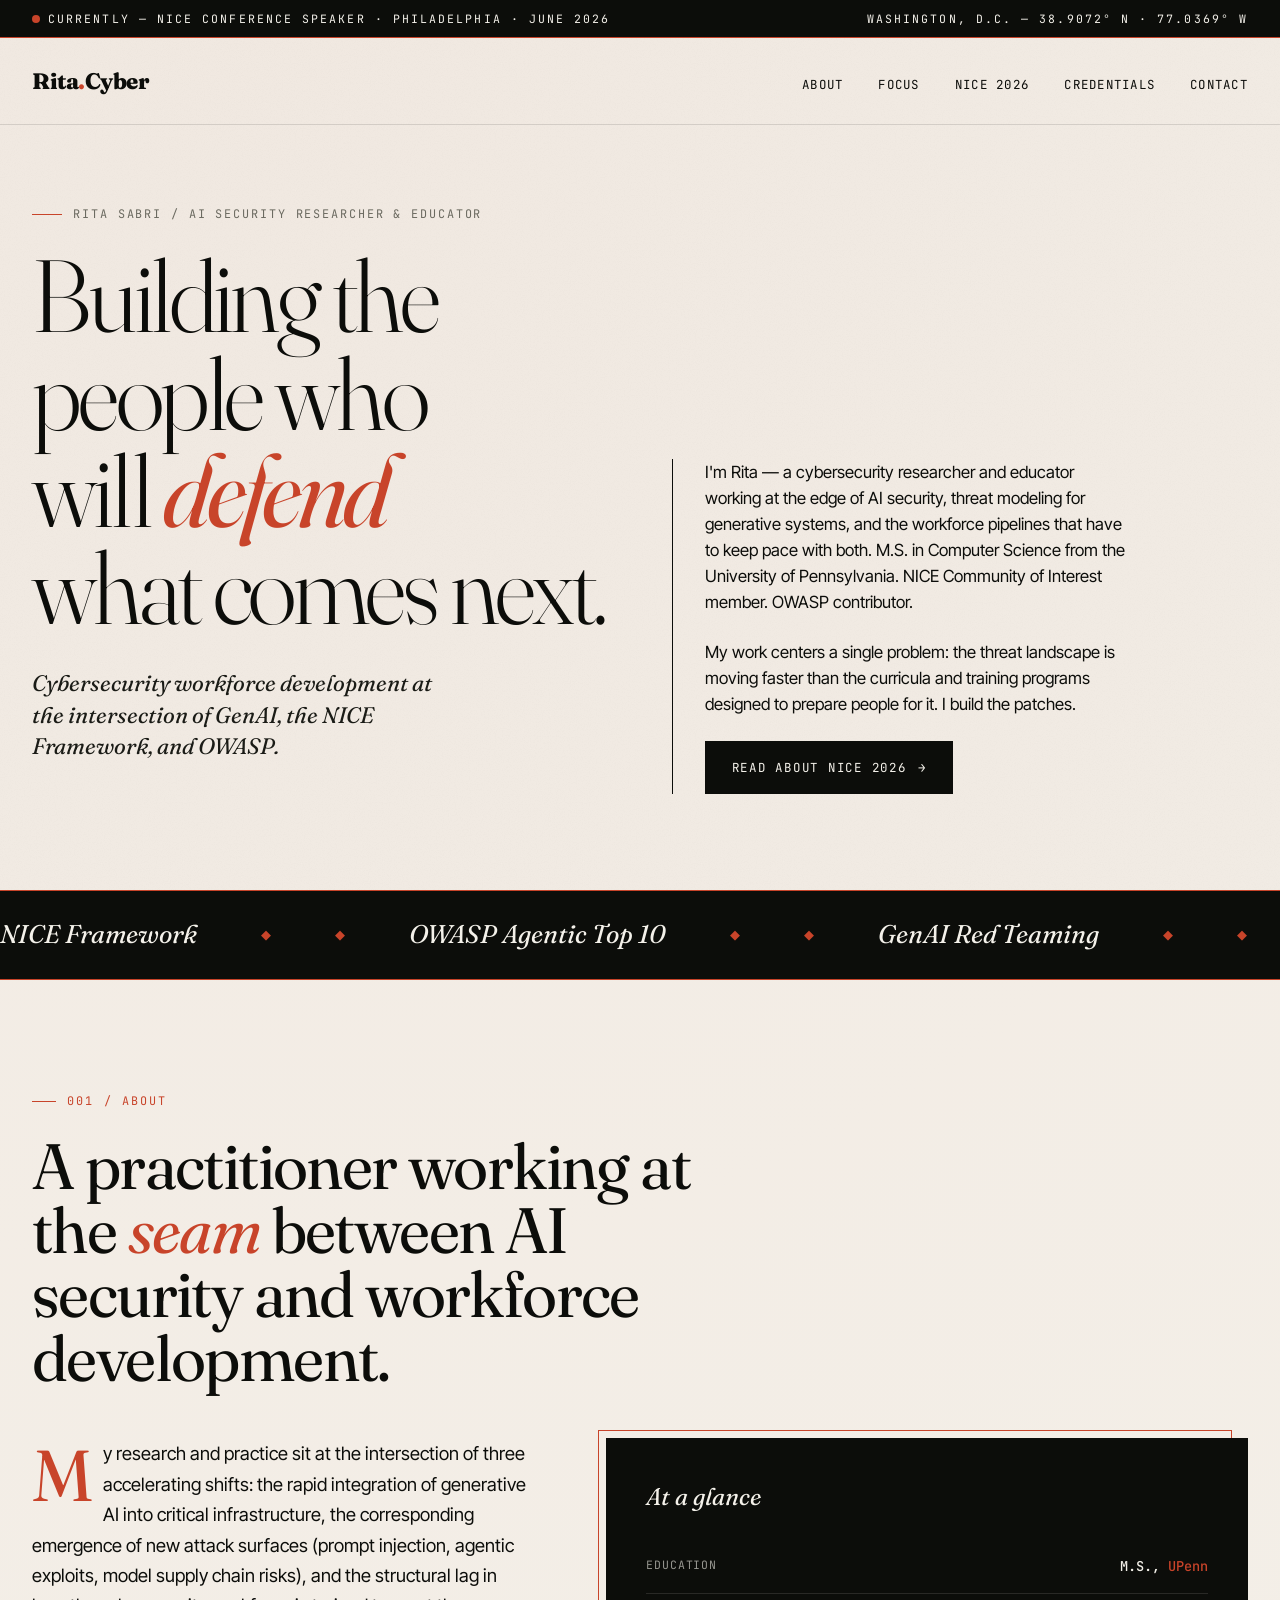
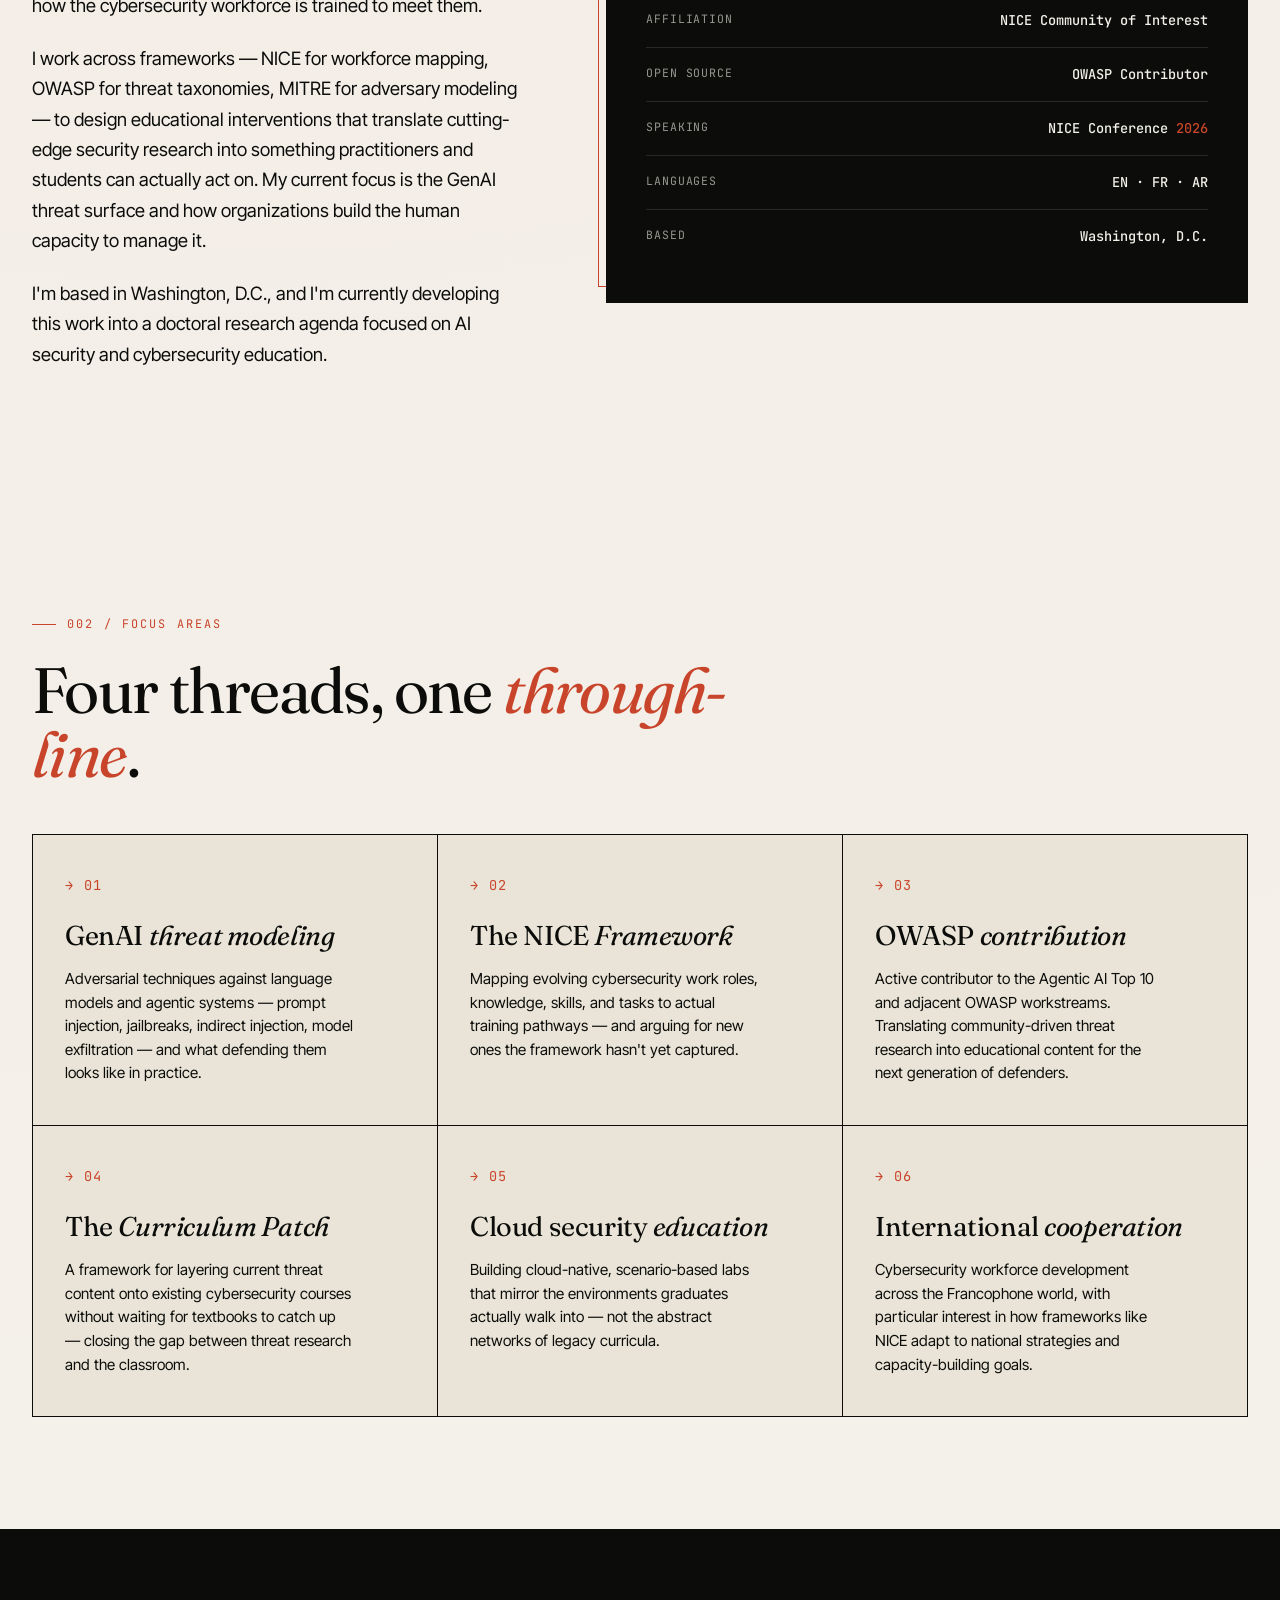
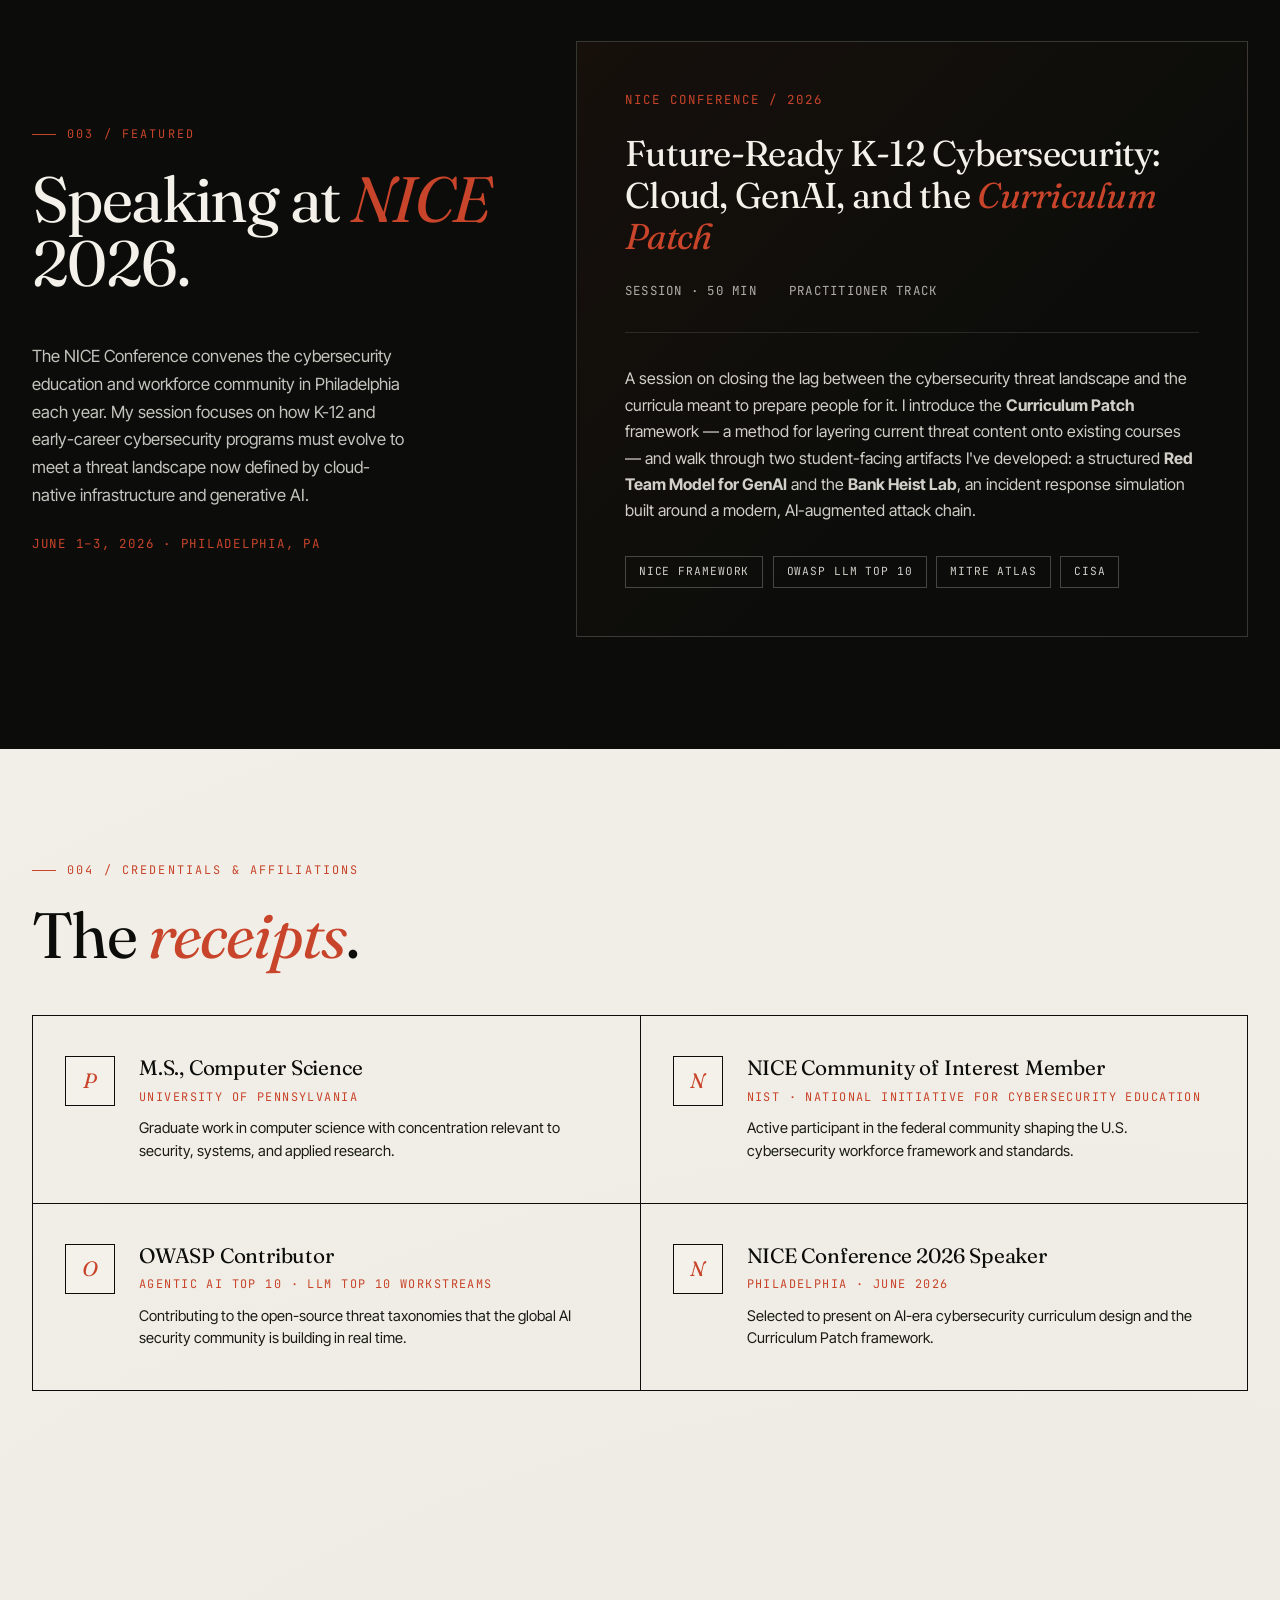
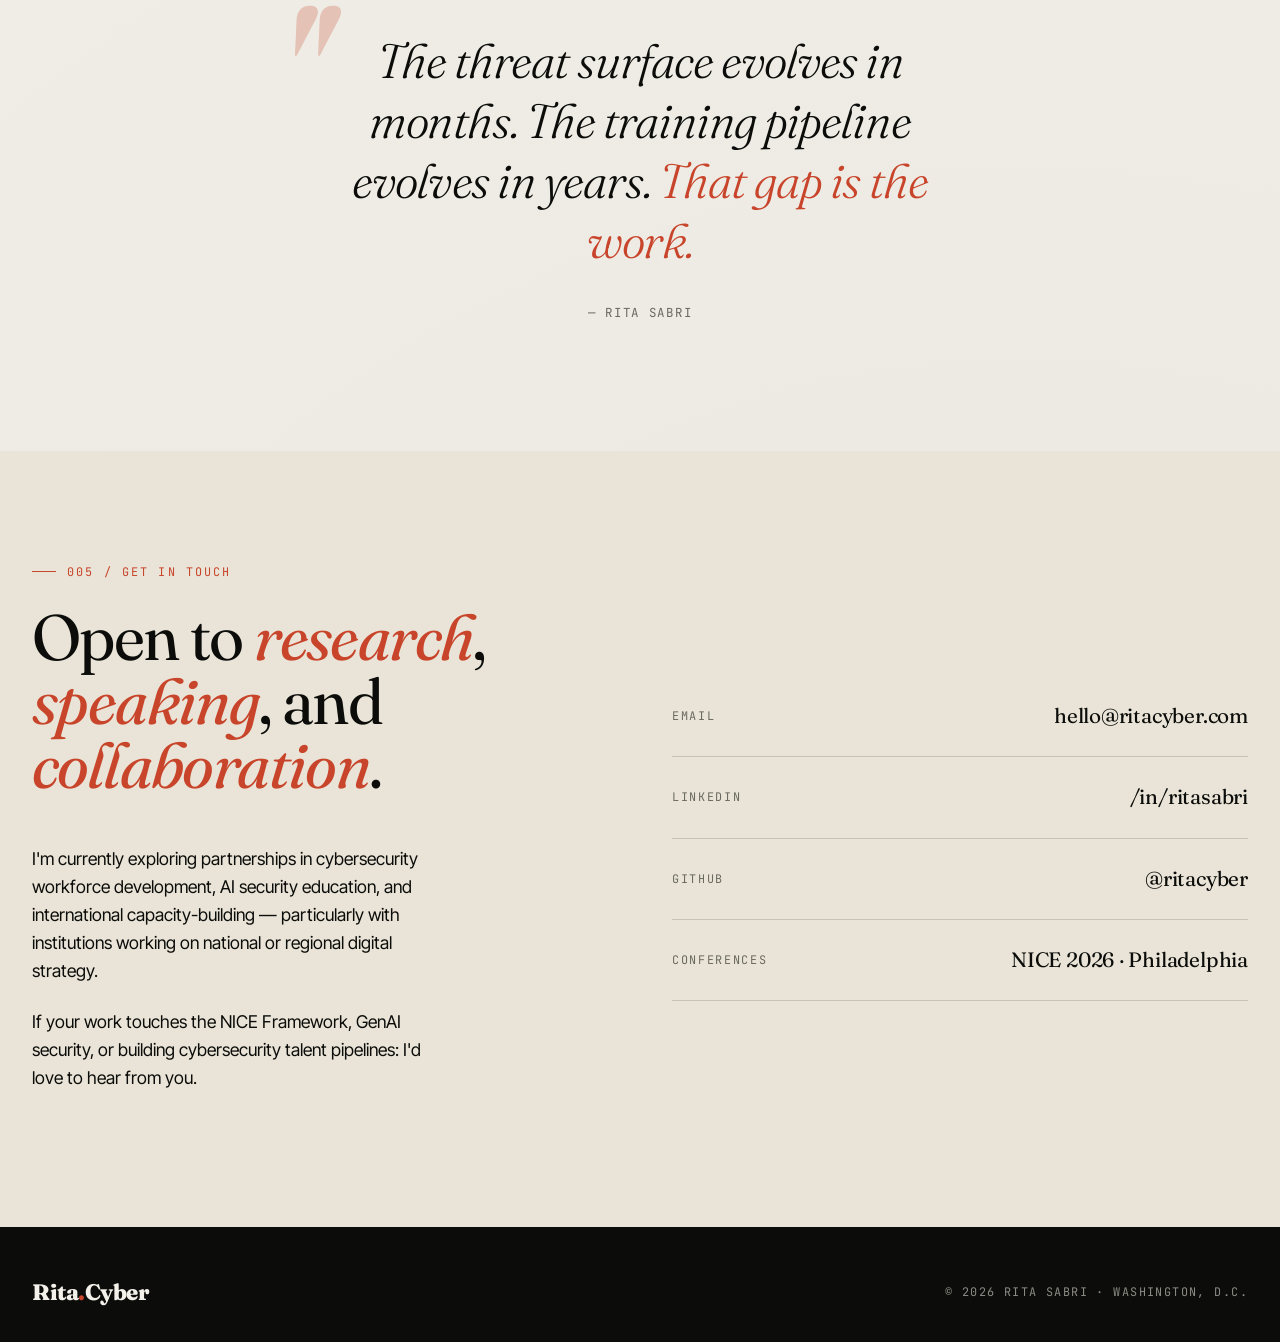
<file: index (6).html>
<!DOCTYPE html>
<html lang="en">
<head>
  <meta charset="UTF-8" />
  <meta name="viewport" content="width=device-width, initial-scale=1.0" />
  <title>Rita Sabri — AI Security & Cybersecurity Workforce Development</title>
  <meta name="description" content="Rita Sabri is a cybersecurity educator and researcher specializing in GenAI security, the NICE Workforce Framework, and curriculum development for emerging threats." />
  <meta property="og:title" content="Rita Sabri — Rita Cyber" />
  <meta property="og:description" content="AI security education, GenAI threat modeling, and workforce development at the intersection of OWASP and the NICE Framework." />
  <link rel="preconnect" href="https://fonts.googleapis.com" />
  <link rel="preconnect" href="https://fonts.gstatic.com" crossorigin />
  <link href="https://fonts.googleapis.com/css2?family=Fraunces:ital,opsz,wght@0,9..144,300;0,9..144,400;0,9..144,600;0,9..144,800;1,9..144,400&family=JetBrains+Mono:wght@400;500;700&family=Inter+Tight:wght@300;400;500;600&display=swap" rel="stylesheet" />
  <style>
    :root {
      --ink:        #0c0d0a;
      --ink-soft:   #1a1b16;
      --paper:      #f4f1ea;
      --paper-warm: #e9e4d7;
      --accent:     #c8442a;     /* burnt sienna */
      --accent-2:   #1f3a2d;     /* deep forest */
      --gold:       #b88a2e;
      --rule:       #0c0d0a;
      --muted:      #6b6a60;
    }

    * { box-sizing: border-box; margin: 0; padding: 0; }

    html { scroll-behavior: smooth; }

    body {
      background: var(--paper);
      color: var(--ink);
      font-family: 'Inter Tight', sans-serif;
      font-weight: 400;
      line-height: 1.55;
      overflow-x: hidden;
      background-image:
        radial-gradient(circle at 20% 0%, rgba(200,68,42,0.04), transparent 50%),
        radial-gradient(circle at 80% 100%, rgba(31,58,45,0.05), transparent 50%);
    }

    /* ---------- noise overlay for texture ---------- */
    body::before {
      content: '';
      position: fixed;
      inset: 0;
      pointer-events: none;
      opacity: 0.5;
      z-index: 1;
      background-image: url("data:image/svg+xml;utf8,<svg xmlns='http://www.w3.org/2000/svg' width='200' height='200'><filter id='n'><feTurbulence type='fractalNoise' baseFrequency='0.85' numOctaves='2' stitchTiles='stitch'/><feColorMatrix values='0 0 0 0 0  0 0 0 0 0  0 0 0 0 0  0 0 0 0.04 0'/></filter><rect width='100%' height='100%' filter='url(%23n)'/></svg>");
    }

    a { color: inherit; text-decoration: none; }

    /* ---------- top ribbon ---------- */
    .ribbon {
      position: relative;
      z-index: 5;
      background: var(--ink);
      color: var(--paper);
      font-family: 'JetBrains Mono', monospace;
      font-size: 0.72rem;
      letter-spacing: 0.18em;
      text-transform: uppercase;
      padding: 0.6rem 2rem;
      display: flex;
      justify-content: space-between;
      align-items: center;
      border-bottom: 1px solid var(--accent);
    }

    .ribbon .pulse {
      display: inline-block;
      width: 8px; height: 8px;
      background: var(--accent);
      border-radius: 50%;
      margin-right: 0.5rem;
      animation: pulse 2s ease-in-out infinite;
    }

    @keyframes pulse {
      0%, 100% { opacity: 1; transform: scale(1); }
      50%      { opacity: 0.4; transform: scale(0.7); }
    }

    /* ---------- nav ---------- */
    nav {
      position: relative;
      z-index: 5;
      padding: 1.6rem 2rem;
      display: flex;
      justify-content: space-between;
      align-items: baseline;
      border-bottom: 1px solid rgba(12,13,10,0.12);
    }

    .logo {
      font-family: 'Fraunces', serif;
      font-weight: 800;
      font-size: 1.4rem;
      letter-spacing: -0.02em;
    }
    .logo .dot { color: var(--accent); }

    .nav-links {
      display: flex;
      gap: 2.2rem;
      font-family: 'JetBrains Mono', monospace;
      font-size: 0.78rem;
      text-transform: uppercase;
      letter-spacing: 0.1em;
    }
    .nav-links a {
      position: relative;
      transition: color 0.3s ease;
    }
    .nav-links a:hover { color: var(--accent); }
    .nav-links a::after {
      content: '';
      position: absolute;
      bottom: -4px; left: 0;
      width: 0; height: 1px;
      background: var(--accent);
      transition: width 0.3s ease;
    }
    .nav-links a:hover::after { width: 100%; }

    /* ---------- hero ---------- */
    .hero {
      position: relative;
      z-index: 2;
      padding: 5rem 2rem 6rem;
      max-width: 1400px;
      margin: 0 auto;
      display: grid;
      grid-template-columns: 1fr 1fr;
      gap: 4rem;
      align-items: end;
    }

    .hero-meta {
      font-family: 'JetBrains Mono', monospace;
      font-size: 0.74rem;
      letter-spacing: 0.16em;
      text-transform: uppercase;
      color: var(--muted);
      margin-bottom: 1.5rem;
      display: flex;
      align-items: center;
      gap: 0.7rem;
    }
    .hero-meta::before {
      content: '';
      width: 30px; height: 1px;
      background: var(--accent);
    }

    h1.display {
      font-family: 'Fraunces', serif;
      font-weight: 300;
      font-size: clamp(3rem, 8vw, 6.6rem);
      line-height: 0.95;
      letter-spacing: -0.035em;
      margin-bottom: 2rem;
      font-variation-settings: "opsz" 144;
    }
    h1.display em {
      font-style: italic;
      font-weight: 400;
      color: var(--accent);
    }
    h1.display .strike {
      position: relative;
      display: inline-block;
    }

    .hero-tag {
      font-family: 'Fraunces', serif;
      font-style: italic;
      font-size: 1.4rem;
      max-width: 30ch;
      color: var(--ink-soft);
      margin-bottom: 2rem;
      line-height: 1.4;
    }

    .hero-aside {
      border-left: 1px solid var(--ink);
      padding-left: 2rem;
    }

    .hero-aside p {
      font-size: 1.05rem;
      max-width: 42ch;
      margin-bottom: 1.5rem;
    }

    .hero-cta {
      display: inline-flex;
      align-items: center;
      gap: 0.7rem;
      background: var(--ink);
      color: var(--paper);
      padding: 1rem 1.6rem;
      font-family: 'JetBrains Mono', monospace;
      font-size: 0.78rem;
      letter-spacing: 0.14em;
      text-transform: uppercase;
      transition: all 0.3s ease;
      border: 1px solid var(--ink);
    }
    .hero-cta:hover {
      background: var(--accent);
      border-color: var(--accent);
      transform: translate(-2px, -2px);
      box-shadow: 4px 4px 0 var(--ink);
    }
    .hero-cta .arrow {
      transition: transform 0.3s ease;
    }
    .hero-cta:hover .arrow {
      transform: translateX(4px);
    }

    /* ---------- credentials ticker ---------- */
    .ticker {
      background: var(--ink);
      color: var(--paper);
      padding: 1.5rem 0;
      overflow: hidden;
      position: relative;
      z-index: 2;
      border-top: 1px solid var(--accent);
      border-bottom: 1px solid var(--accent);
    }

    .ticker-track {
      display: flex;
      gap: 4rem;
      animation: scroll 40s linear infinite;
      white-space: nowrap;
      font-family: 'Fraunces', serif;
      font-style: italic;
      font-size: 1.6rem;
      font-weight: 400;
      width: max-content;
    }

    .ticker-track span {
      display: flex;
      align-items: center;
      gap: 4rem;
    }
    .ticker-track span::after {
      content: '◆';
      color: var(--accent);
      font-style: normal;
      font-size: 0.8rem;
    }

    @keyframes scroll {
      from { transform: translateX(0); }
      to   { transform: translateX(-50%); }
    }

    /* ---------- section base ---------- */
    section {
      position: relative;
      z-index: 2;
      padding: 7rem 2rem;
      max-width: 1400px;
      margin: 0 auto;
    }

    .eyebrow {
      font-family: 'JetBrains Mono', monospace;
      font-size: 0.74rem;
      letter-spacing: 0.18em;
      text-transform: uppercase;
      color: var(--accent);
      margin-bottom: 1.5rem;
      display: flex;
      align-items: center;
      gap: 0.7rem;
    }
    .eyebrow::before {
      content: '';
      width: 24px; height: 1px;
      background: var(--accent);
    }

    h2.section-title {
      font-family: 'Fraunces', serif;
      font-weight: 400;
      font-size: clamp(2.2rem, 5vw, 4rem);
      line-height: 1;
      letter-spacing: -0.025em;
      margin-bottom: 3rem;
      max-width: 18ch;
    }
    h2.section-title em {
      font-style: italic;
      color: var(--accent);
    }

    /* ---------- about ---------- */
    .about-grid {
      display: grid;
      grid-template-columns: 1fr 1.3fr;
      gap: 5rem;
      align-items: start;
    }

    .about-text p {
      font-size: 1.15rem;
      margin-bottom: 1.4rem;
      line-height: 1.65;
    }
    .about-text p:first-child::first-letter {
      font-family: 'Fraunces', serif;
      font-size: 4.5rem;
      float: left;
      line-height: 0.9;
      padding: 0.3rem 0.6rem 0 0;
      color: var(--accent);
      font-weight: 400;
    }

    .about-card {
      background: var(--ink);
      color: var(--paper);
      padding: 2.5rem;
      position: relative;
    }
    .about-card::before {
      content: '';
      position: absolute;
      top: -8px; left: -8px;
      right: 16px; bottom: 16px;
      border: 1px solid var(--accent);
      z-index: -1;
    }

    .about-card h3 {
      font-family: 'Fraunces', serif;
      font-weight: 400;
      font-style: italic;
      font-size: 1.5rem;
      margin-bottom: 1.5rem;
      color: var(--paper);
    }

    .stat-row {
      display: flex;
      justify-content: space-between;
      padding: 1rem 0;
      border-bottom: 1px solid rgba(244,241,234,0.12);
      font-family: 'JetBrains Mono', monospace;
      font-size: 0.85rem;
    }
    .stat-row:last-child { border-bottom: none; }
    .stat-row .label {
      color: rgba(244,241,234,0.6);
      letter-spacing: 0.08em;
      text-transform: uppercase;
      font-size: 0.72rem;
    }
    .stat-row .value {
      color: var(--paper);
      font-weight: 500;
    }
    .stat-row .value em {
      color: var(--accent);
      font-style: normal;
    }

    /* ---------- focus areas ---------- */
    .focus-grid {
      display: grid;
      grid-template-columns: repeat(3, 1fr);
      gap: 0;
      border-top: 1px solid var(--ink);
      border-left: 1px solid var(--ink);
    }

    .focus-card {
      padding: 2.5rem 2rem;
      border-right: 1px solid var(--ink);
      border-bottom: 1px solid var(--ink);
      background: var(--paper-warm);
      position: relative;
      overflow: hidden;
      transition: background 0.3s ease;
    }
    .focus-card:hover {
      background: var(--ink);
      color: var(--paper);
    }
    .focus-card:hover .focus-num {
      color: var(--accent);
    }

    .focus-num {
      font-family: 'JetBrains Mono', monospace;
      font-size: 0.85rem;
      color: var(--accent);
      letter-spacing: 0.1em;
      margin-bottom: 1.5rem;
      transition: color 0.3s ease;
    }

    .focus-card h3 {
      font-family: 'Fraunces', serif;
      font-weight: 400;
      font-size: 1.7rem;
      line-height: 1.15;
      letter-spacing: -0.015em;
      margin-bottom: 1rem;
    }
    .focus-card h3 em {
      font-style: italic;
    }

    .focus-card p {
      font-size: 0.95rem;
      line-height: 1.55;
      max-width: 32ch;
    }

    /* ---------- featured talk ---------- */
    .talk-section {
      background: var(--ink);
      color: var(--paper);
      max-width: none;
      padding: 7rem 2rem;
      margin: 0;
      position: relative;
    }
    .talk-section .container {
      max-width: 1400px;
      margin: 0 auto;
      display: grid;
      grid-template-columns: 1fr 1.4fr;
      gap: 4rem;
      align-items: center;
    }

    .talk-section .eyebrow {
      color: var(--accent);
    }

    .talk-section h2.section-title {
      color: var(--paper);
    }
    .talk-section h2.section-title em {
      color: var(--accent);
    }

    .talk-card {
      border: 1px solid rgba(244,241,234,0.18);
      padding: 3rem;
      position: relative;
      background: linear-gradient(135deg, rgba(200,68,42,0.06), transparent 60%);
    }

    .talk-card .conference-name {
      font-family: 'JetBrains Mono', monospace;
      font-size: 0.78rem;
      letter-spacing: 0.16em;
      color: var(--accent);
      text-transform: uppercase;
      margin-bottom: 1.5rem;
    }

    .talk-card h3 {
      font-family: 'Fraunces', serif;
      font-weight: 400;
      font-size: clamp(1.6rem, 2.8vw, 2.4rem);
      line-height: 1.15;
      letter-spacing: -0.02em;
      margin-bottom: 1.5rem;
    }
    .talk-card h3 em { font-style: italic; color: var(--accent); }

    .talk-meta {
      display: flex;
      gap: 2rem;
      font-family: 'JetBrains Mono', monospace;
      font-size: 0.78rem;
      color: rgba(244,241,234,0.7);
      letter-spacing: 0.1em;
      text-transform: uppercase;
      margin-bottom: 2rem;
      padding-bottom: 2rem;
      border-bottom: 1px solid rgba(244,241,234,0.12);
    }

    .talk-card p {
      font-size: 1rem;
      line-height: 1.65;
      color: rgba(244,241,234,0.85);
      margin-bottom: 1.5rem;
    }

    .talk-frameworks {
      display: flex;
      gap: 0.6rem;
      flex-wrap: wrap;
      margin-top: 2rem;
    }
    .framework-pill {
      font-family: 'JetBrains Mono', monospace;
      font-size: 0.7rem;
      padding: 0.4rem 0.8rem;
      border: 1px solid rgba(244,241,234,0.25);
      letter-spacing: 0.08em;
      text-transform: uppercase;
      color: rgba(244,241,234,0.85);
    }

    /* ---------- credentials section ---------- */
    .creds-grid {
      display: grid;
      grid-template-columns: repeat(2, 1fr);
      gap: 0;
      border-left: 1px solid var(--ink);
      border-top: 1px solid var(--ink);
    }

    .cred-card {
      padding: 2.5rem 2rem;
      border-right: 1px solid var(--ink);
      border-bottom: 1px solid var(--ink);
      display: flex;
      gap: 1.5rem;
      align-items: start;
    }

    .cred-mark {
      flex-shrink: 0;
      width: 50px; height: 50px;
      border: 1px solid var(--ink);
      display: flex;
      align-items: center;
      justify-content: center;
      font-family: 'Fraunces', serif;
      font-style: italic;
      font-size: 1.3rem;
      color: var(--accent);
      background: var(--paper);
    }

    .cred-content h4 {
      font-family: 'Fraunces', serif;
      font-weight: 400;
      font-size: 1.3rem;
      line-height: 1.2;
      margin-bottom: 0.4rem;
      letter-spacing: -0.01em;
    }
    .cred-content .cred-org {
      font-family: 'JetBrains Mono', monospace;
      font-size: 0.74rem;
      color: var(--accent);
      letter-spacing: 0.12em;
      text-transform: uppercase;
      margin-bottom: 0.7rem;
    }
    .cred-content p {
      font-size: 0.92rem;
      line-height: 1.55;
      color: var(--ink-soft);
    }

    /* ---------- philosophy / pull quote ---------- */
    .quote-section {
      padding: 8rem 2rem;
      max-width: 1100px;
      margin: 0 auto;
      text-align: center;
    }

    .quote-section blockquote {
      font-family: 'Fraunces', serif;
      font-weight: 300;
      font-style: italic;
      font-size: clamp(1.8rem, 4vw, 3rem);
      line-height: 1.25;
      letter-spacing: -0.02em;
      color: var(--ink);
      max-width: 22ch;
      margin: 0 auto 2rem;
      position: relative;
    }

    .quote-section blockquote::before {
      content: '"';
      position: absolute;
      top: -3rem; left: -2rem;
      font-size: 8rem;
      color: var(--accent);
      opacity: 0.25;
      font-weight: 800;
    }

    .quote-section blockquote em {
      color: var(--accent);
      font-style: italic;
    }

    .quote-attribution {
      font-family: 'JetBrains Mono', monospace;
      font-size: 0.78rem;
      letter-spacing: 0.14em;
      text-transform: uppercase;
      color: var(--muted);
    }

    /* ---------- contact ---------- */
    .contact-section {
      background: var(--paper-warm);
      max-width: none;
      padding: 7rem 2rem;
      margin: 0;
    }
    .contact-section .container {
      max-width: 1400px;
      margin: 0 auto;
      display: grid;
      grid-template-columns: 1fr 1fr;
      gap: 4rem;
      align-items: center;
    }

    .contact-text p {
      font-size: 1.1rem;
      max-width: 40ch;
      margin-bottom: 1.4rem;
      line-height: 1.6;
    }

    .contact-list {
      list-style: none;
    }
    .contact-list li {
      padding: 1.5rem 0;
      border-bottom: 1px solid rgba(12,13,10,0.15);
      display: flex;
      justify-content: space-between;
      align-items: center;
      transition: padding 0.3s ease;
    }
    .contact-list li:hover {
      padding-left: 1rem;
    }
    .contact-list li:hover .contact-link {
      color: var(--accent);
    }
    .contact-list .label {
      font-family: 'JetBrains Mono', monospace;
      font-size: 0.74rem;
      letter-spacing: 0.14em;
      text-transform: uppercase;
      color: var(--muted);
    }
    .contact-list .contact-link {
      font-family: 'Fraunces', serif;
      font-size: 1.3rem;
      letter-spacing: -0.01em;
      transition: color 0.3s ease;
    }

    /* ---------- footer ---------- */
    footer {
      background: var(--ink);
      color: var(--paper);
      padding: 3rem 2rem 2rem;
      position: relative;
      z-index: 2;
    }
    footer .container {
      max-width: 1400px;
      margin: 0 auto;
      display: flex;
      justify-content: space-between;
      align-items: center;
      flex-wrap: wrap;
      gap: 1rem;
    }
    footer .logo { color: var(--paper); }
    footer p {
      font-family: 'JetBrains Mono', monospace;
      font-size: 0.74rem;
      letter-spacing: 0.12em;
      text-transform: uppercase;
      color: rgba(244,241,234,0.55);
    }

    /* ---------- responsive ---------- */
    @media (max-width: 980px) {
      .hero,
      .about-grid,
      .talk-section .container,
      .contact-section .container { grid-template-columns: 1fr; gap: 2.5rem; }
      .focus-grid { grid-template-columns: 1fr; }
      .creds-grid { grid-template-columns: 1fr; }
      .nav-links { display: none; }
      section { padding: 4.5rem 1.5rem; }
      .hero { padding: 3.5rem 1.5rem; }
      .hero-aside { border-left: none; border-top: 1px solid var(--ink); padding: 2rem 0 0 0; }
      h1.display { font-size: clamp(2.5rem, 12vw, 4.5rem); }
      .ribbon { padding: 0.5rem 1.2rem; font-size: 0.65rem; }
      .ribbon .right-meta { display: none; }
    }

    /* ---------- entrance animations ---------- */
    .reveal {
      opacity: 0;
      transform: translateY(20px);
      transition: opacity 0.8s ease, transform 0.8s ease;
    }
    .reveal.visible {
      opacity: 1;
      transform: translateY(0);
    }
  </style>
</head>
<body>

  <!-- TOP RIBBON -->
  <div class="ribbon">
    <span><span class="pulse"></span>Currently — NICE Conference Speaker · Philadelphia · June 2026</span>
    <span class="right-meta">Washington, D.C. — 38.9072° N · 77.0369° W</span>
  </div>

  <!-- NAV -->
  <nav>
    <a href="#" class="logo">Rita<span class="dot">.</span>Cyber</a>
    <div class="nav-links">
      <a href="#about">About</a>
      <a href="#focus">Focus</a>
      <a href="#talk">NICE 2026</a>
      <a href="#credentials">Credentials</a>
      <a href="#contact">Contact</a>
    </div>
  </nav>

  <!-- HERO -->
  <section class="hero">
    <div class="hero-left">
      <div class="hero-meta">Rita Sabri / AI Security Researcher &amp; Educator</div>
      <h1 class="display">
        Building the<br />
        people who<br />
        will <em>defend</em><br />
        what comes next.
      </h1>
      <p class="hero-tag">
        Cybersecurity workforce development at the intersection of GenAI, the NICE Framework, and OWASP.
      </p>
    </div>
    <aside class="hero-aside">
      <p>
        I'm Rita — a cybersecurity researcher and educator working at the edge of AI security, threat modeling for generative systems, and the workforce pipelines that have to keep pace with both. M.S. in Computer Science from the University of Pennsylvania. NICE Community of Interest member. OWASP contributor.
      </p>
      <p>
        My work centers a single problem: the threat landscape is moving faster than the curricula and training programs designed to prepare people for it. I build the patches.
      </p>
      <a href="#talk" class="hero-cta">
        Read about NICE 2026 <span class="arrow">→</span>
      </a>
    </aside>
  </section>

  <!-- TICKER -->
  <div class="ticker">
    <div class="ticker-track">
      <span>NICE Framework <span></span></span>
      <span>OWASP Agentic Top 10 <span></span></span>
      <span>GenAI Red Teaming <span></span></span>
      <span>Cloud Security <span></span></span>
      <span>Curriculum Patch <span></span></span>
      <span>University of Pennsylvania <span></span></span>
      <span>Cybersecurity Workforce <span></span></span>
      <!-- duplicated for seamless loop -->
      <span>NICE Framework <span></span></span>
      <span>OWASP Agentic Top 10 <span></span></span>
      <span>GenAI Red Teaming <span></span></span>
      <span>Cloud Security <span></span></span>
      <span>Curriculum Patch <span></span></span>
      <span>University of Pennsylvania <span></span></span>
      <span>Cybersecurity Workforce <span></span></span>
    </div>
  </div>

  <!-- ABOUT -->
  <section id="about" class="reveal">
    <div class="eyebrow">001 / About</div>
    <h2 class="section-title">A practitioner working at the <em>seam</em> between AI security and workforce development.</h2>

    <div class="about-grid">
      <div class="about-text">
        <p>
          My research and practice sit at the intersection of three accelerating shifts: the rapid integration of generative AI into critical infrastructure, the corresponding emergence of new attack surfaces (prompt injection, agentic exploits, model supply chain risks), and the structural lag in how the cybersecurity workforce is trained to meet them.
        </p>
        <p>
          I work across frameworks — NICE for workforce mapping, OWASP for threat taxonomies, MITRE for adversary modeling — to design educational interventions that translate cutting-edge security research into something practitioners and students can actually act on. My current focus is the GenAI threat surface and how organizations build the human capacity to manage it.
        </p>
        <p>
          I'm based in Washington, D.C., and I'm currently developing this work into a doctoral research agenda focused on AI security and cybersecurity education.
        </p>
      </div>

      <div class="about-card">
        <h3>At a glance</h3>
        <div class="stat-row">
          <span class="label">Education</span>
          <span class="value">M.S., <em>UPenn</em></span>
        </div>
        <div class="stat-row">
          <span class="label">Affiliation</span>
          <span class="value">NICE Community of Interest</span>
        </div>
        <div class="stat-row">
          <span class="label">Open Source</span>
          <span class="value">OWASP Contributor</span>
        </div>
        <div class="stat-row">
          <span class="label">Speaking</span>
          <span class="value">NICE Conference <em>2026</em></span>
        </div>
        <div class="stat-row">
          <span class="label">Languages</span>
          <span class="value">EN · FR · AR</span>
        </div>
        <div class="stat-row">
          <span class="label">Based</span>
          <span class="value">Washington, D.C.</span>
        </div>
      </div>
    </div>
  </section>

  <!-- FOCUS AREAS -->
  <section id="focus" class="reveal">
    <div class="eyebrow">002 / Focus areas</div>
    <h2 class="section-title">Four threads, one <em>through-line</em>.</h2>

    <div class="focus-grid">
      <div class="focus-card">
        <div class="focus-num">→ 01</div>
        <h3>GenAI <em>threat modeling</em></h3>
        <p>
          Adversarial techniques against language models and agentic systems — prompt injection, jailbreaks, indirect injection, model exfiltration — and what defending them looks like in practice.
        </p>
      </div>
      <div class="focus-card">
        <div class="focus-num">→ 02</div>
        <h3>The NICE <em>Framework</em></h3>
        <p>
          Mapping evolving cybersecurity work roles, knowledge, skills, and tasks to actual training pathways — and arguing for new ones the framework hasn't yet captured.
        </p>
      </div>
      <div class="focus-card">
        <div class="focus-num">→ 03</div>
        <h3>OWASP <em>contribution</em></h3>
        <p>
          Active contributor to the Agentic AI Top 10 and adjacent OWASP workstreams. Translating community-driven threat research into educational content for the next generation of defenders.
        </p>
      </div>
      <div class="focus-card">
        <div class="focus-num">→ 04</div>
        <h3>The <em>Curriculum Patch</em></h3>
        <p>
          A framework for layering current threat content onto existing cybersecurity courses without waiting for textbooks to catch up — closing the gap between threat research and the classroom.
        </p>
      </div>
      <div class="focus-card">
        <div class="focus-num">→ 05</div>
        <h3>Cloud security <em>education</em></h3>
        <p>
          Building cloud-native, scenario-based labs that mirror the environments graduates actually walk into — not the abstract networks of legacy curricula.
        </p>
      </div>
      <div class="focus-card">
        <div class="focus-num">→ 06</div>
        <h3>International <em>cooperation</em></h3>
        <p>
          Cybersecurity workforce development across the Francophone world, with particular interest in how frameworks like NICE adapt to national strategies and capacity-building goals.
        </p>
      </div>
    </div>
  </section>

  <!-- FEATURED TALK -->
  <section id="talk" class="talk-section reveal">
    <div class="container">
      <div>
        <div class="eyebrow">003 / Featured</div>
        <h2 class="section-title">Speaking at <em>NICE</em> 2026.</h2>
        <p style="font-size:1.05rem; max-width:38ch; line-height:1.65; color: rgba(244,241,234,0.8); margin-bottom: 1.5rem;">
          The NICE Conference convenes the cybersecurity education and workforce community in Philadelphia each year. My session focuses on how K-12 and early-career cybersecurity programs must evolve to meet a threat landscape now defined by cloud-native infrastructure and generative AI.
        </p>
        <p style="font-family: 'JetBrains Mono', monospace; font-size: 0.78rem; letter-spacing: 0.14em; text-transform: uppercase; color: var(--accent);">
          June 1–3, 2026 · Philadelphia, PA
        </p>
      </div>

      <div class="talk-card">
        <div class="conference-name">NICE Conference / 2026</div>
        <h3>Future-Ready K-12 Cybersecurity: Cloud, GenAI, and the <em>Curriculum Patch</em></h3>
        <div class="talk-meta">
          <span>Session · 50 min</span>
          <span>Practitioner Track</span>
        </div>
        <p>
          A session on closing the lag between the cybersecurity threat landscape and the curricula meant to prepare people for it. I introduce the <strong>Curriculum Patch</strong> framework — a method for layering current threat content onto existing courses — and walk through two student-facing artifacts I've developed: a structured <strong>Red Team Model for GenAI</strong> and the <strong>Bank Heist Lab</strong>, an incident response simulation built around a modern, AI-augmented attack chain.
        </p>
        <div class="talk-frameworks">
          <span class="framework-pill">NICE Framework</span>
          <span class="framework-pill">OWASP LLM Top 10</span>
          <span class="framework-pill">MITRE ATLAS</span>
          <span class="framework-pill">CISA</span>
        </div>
      </div>
    </div>
  </section>

  <!-- CREDENTIALS -->
  <section id="credentials" class="reveal">
    <div class="eyebrow">004 / Credentials &amp; affiliations</div>
    <h2 class="section-title">The <em>receipts</em>.</h2>

    <div class="creds-grid">
      <div class="cred-card">
        <div class="cred-mark">P</div>
        <div class="cred-content">
          <h4>M.S., Computer Science</h4>
          <div class="cred-org">University of Pennsylvania</div>
          <p>Graduate work in computer science with concentration relevant to security, systems, and applied research.</p>
        </div>
      </div>
      <div class="cred-card">
        <div class="cred-mark">N</div>
        <div class="cred-content">
          <h4>NICE Community of Interest Member</h4>
          <div class="cred-org">NIST · National Initiative for Cybersecurity Education</div>
          <p>Active participant in the federal community shaping the U.S. cybersecurity workforce framework and standards.</p>
        </div>
      </div>
      <div class="cred-card">
        <div class="cred-mark">O</div>
        <div class="cred-content">
          <h4>OWASP Contributor</h4>
          <div class="cred-org">Agentic AI Top 10 · LLM Top 10 workstreams</div>
          <p>Contributing to the open-source threat taxonomies that the global AI security community is building in real time.</p>
        </div>
      </div>
      <div class="cred-card">
        <div class="cred-mark">N</div>
        <div class="cred-content">
          <h4>NICE Conference 2026 Speaker</h4>
          <div class="cred-org">Philadelphia · June 2026</div>
          <p>Selected to present on AI-era cybersecurity curriculum design and the Curriculum Patch framework.</p>
        </div>
      </div>
    </div>
  </section>

  <!-- PULL QUOTE -->
  <section class="quote-section reveal">
    <blockquote>
      The threat surface evolves in months. The training pipeline evolves in years. <em>That gap is the work.</em>
    </blockquote>
    <div class="quote-attribution">— Rita Sabri</div>
  </section>

  <!-- CONTACT -->
  <section id="contact" class="contact-section reveal">
    <div class="container">
      <div class="contact-text">
        <div class="eyebrow">005 / Get in touch</div>
        <h2 class="section-title">Open to <em>research</em>, <em>speaking</em>, and <em>collaboration</em>.</h2>
        <p>
          I'm currently exploring partnerships in cybersecurity workforce development, AI security education, and international capacity-building — particularly with institutions working on national or regional digital strategy.
        </p>
        <p>
          If your work touches the NICE Framework, GenAI security, or building cybersecurity talent pipelines: I'd love to hear from you.
        </p>
      </div>

      <ul class="contact-list">
        <li>
          <span class="label">Email</span>
          <a class="contact-link" href="mailto:hello@ritacyber.com">hello@ritacyber.com</a>
        </li>
        <li>
          <span class="label">LinkedIn</span>
          <a class="contact-link" href="#" target="_blank" rel="noopener">/in/ritasabri</a>
        </li>
        <li>
          <span class="label">GitHub</span>
          <a class="contact-link" href="#" target="_blank" rel="noopener">@ritacyber</a>
        </li>
        <li>
          <span class="label">Conferences</span>
          <a class="contact-link" href="#talk">NICE 2026 · Philadelphia</a>
        </li>
      </ul>
    </div>
  </section>

  <!-- FOOTER -->
  <footer>
    <div class="container">
      <a href="#" class="logo">Rita<span class="dot" style="color: var(--accent);">.</span>Cyber</a>
      <p>© 2026 Rita Sabri · Washington, D.C.</p>
    </div>
  </footer>

  <script>
    // simple intersection observer for reveal animations
    const observer = new IntersectionObserver((entries) => {
      entries.forEach(entry => {
        if (entry.isIntersecting) {
          entry.target.classList.add('visible');
          observer.unobserve(entry.target);
        }
      });
    }, { threshold: 0.1 });

    document.querySelectorAll('.reveal').forEach(el => observer.observe(el));
  </script>

</body>
</html>
</file>
<file: assets/site.css>
/* ==========================================================================
   ritacyber.com
   Cobalt ink on paper, with a highlighter for the few things worth marking.
   Type: Newsreader (headings), Atkinson Hyperlegible Next (text),
         Atkinson Hyperlegible Mono (the agent prompt only).
   Fonts are self-hosted in /assets/fonts (SIL Open Font License).
   ========================================================================== */

@font-face {
  font-family: "Newsreader";
  src: url("fonts/newsreader-latin-standard-normal.woff2") format("woff2-variations"),
       url("fonts/newsreader-latin-standard-normal.woff2") format("woff2");
  font-weight: 200 800;
  font-style: normal;
  font-display: swap;
}
@font-face {
  font-family: "Newsreader";
  src: url("fonts/newsreader-latin-wght-italic.woff2") format("woff2-variations"),
       url("fonts/newsreader-latin-wght-italic.woff2") format("woff2");
  font-weight: 200 800;
  font-style: italic;
  font-display: swap;
}
@font-face {
  font-family: "Atkinson Hyperlegible Next";
  src: url("fonts/atkinson-hyperlegible-next-latin-wght-normal.woff2") format("woff2-variations"),
       url("fonts/atkinson-hyperlegible-next-latin-wght-normal.woff2") format("woff2");
  font-weight: 200 800;
  font-style: normal;
  font-display: swap;
}
@font-face {
  font-family: "Atkinson Hyperlegible Next";
  src: url("fonts/atkinson-hyperlegible-next-latin-wght-italic.woff2") format("woff2-variations"),
       url("fonts/atkinson-hyperlegible-next-latin-wght-italic.woff2") format("woff2");
  font-weight: 200 800;
  font-style: italic;
  font-display: swap;
}
@font-face {
  font-family: "Atkinson Hyperlegible Mono";
  src: url("fonts/atkinson-hyperlegible-mono-latin-wght-normal.woff2") format("woff2-variations"),
       url("fonts/atkinson-hyperlegible-mono-latin-wght-normal.woff2") format("woff2");
  font-weight: 200 800;
  font-style: normal;
  font-display: swap;
}

/* ---------- Tokens ---------- */
:root {
  --paper: #F7F8FB;
  --sheet: #FFFFFF;
  --ink: #141A33;
  --ink-2: #4A5273;
  --ink-3: #5F6788;
  --cobalt: #2041C8;
  --cobalt-tint: #E6EBFA;
  --on-cobalt: #FFFFFF;
  --night: #0E1A5C;
  --night-text: #E3E8FF;
  --night-muted: #AEB9F2;
  --hl: #F7E36A;
  --rule: #D9DEEB;

  --serif: "Newsreader", "Iowan Old Style", Georgia, serif;
  --sans: "Atkinson Hyperlegible Next", "Atkinson Hyperlegible", system-ui, -apple-system, "Segoe UI", sans-serif;
  --mono: "Atkinson Hyperlegible Mono", ui-monospace, "SF Mono", Menlo, Consolas, monospace;

  --margin-col: 12rem;
  color-scheme: light;
}

@media (prefers-color-scheme: dark) {
  :root:not([data-theme="light"]) {
    --paper: #0C1126;
    --sheet: #121A36;
    --ink: #E6E9F5;
    --ink-2: #AEB5D2;
    --ink-3: #959DBF;
    --cobalt: #93A9FF;
    --cobalt-tint: #1B2550;
    --on-cobalt: #0C1126;
    --night: #070D2E;
    --hl: rgba(247, 214, 64, 0.42);
    --rule: #263055;
    color-scheme: dark;
  }
}
:root[data-theme="dark"] {
  --paper: #0C1126;
  --sheet: #121A36;
  --ink: #E6E9F5;
  --ink-2: #AEB5D2;
  --ink-3: #959DBF;
  --cobalt: #93A9FF;
  --cobalt-tint: #1B2550;
  --on-cobalt: #0C1126;
  --night: #070D2E;
  --hl: rgba(247, 214, 64, 0.42);
  --rule: #263055;
  color-scheme: dark;
}

/* ---------- Base ---------- */
*, *::before, *::after { box-sizing: border-box; }

html {
  -webkit-text-size-adjust: 100%;
  text-size-adjust: 100%;
  scroll-padding-top: 1.5rem;
}

body {
  margin: 0;
  background: var(--paper);
  color: var(--ink);
  font-family: var(--sans);
  font-size: 1.125rem;
  line-height: 1.6;
  font-kerning: normal;
  -webkit-font-smoothing: antialiased;
}

img { max-width: 100%; height: auto; display: block; }

p { margin: 0 0 1rem; }

a {
  color: var(--cobalt);
  text-decoration-line: underline;
  text-decoration-thickness: 1px;
  text-underline-offset: 0.18em;
}
a:hover { text-decoration-thickness: 2px; }

:focus-visible {
  outline: 3px solid var(--cobalt);
  outline-offset: 3px;
  border-radius: 3px;
}

::selection { background: var(--hl); color: var(--ink); }

h1, h2, h3, h4 {
  font-family: var(--serif);
  font-weight: 400;
  font-optical-sizing: auto;
  color: var(--ink);
  line-height: 1.15;
  letter-spacing: -0.01em;
  margin: 0 0 0.5em;
}

em, cite { font-style: italic; }
cite { font-family: var(--serif); font-size: 1.04em; }

code, kbd, pre { font-family: var(--mono); }
:where(p, li, dd) > code {
  font-size: 0.9em;
  padding: 0.08em 0.32em;
  border-radius: 4px;
  background: var(--cobalt-tint);
  color: var(--ink);
}

/* The highlighter: used on a phrase or two per page, never in headings. */
mark {
  color: inherit;
  background: linear-gradient(100deg, transparent 0.15em, var(--hl) 0.3em, var(--hl) calc(100% - 0.3em), transparent calc(100% - 0.15em));
  background-size: 100% 0.95em;
  background-position: 0 72%;
  background-repeat: no-repeat;
  padding: 0 0.15em;
  -webkit-box-decoration-break: clone;
  box-decoration-break: clone;
}

.skip-link {
  position: absolute;
  left: 1rem;
  top: -4rem;
  z-index: 10;
  background: var(--cobalt);
  color: var(--on-cobalt);
  padding: 0.6rem 1rem;
  border-radius: 6px;
  text-decoration: none;
}
.skip-link:focus { top: 1rem; }

.visually-hidden {
  position: absolute !important;
  width: 1px; height: 1px;
  overflow: hidden;
  clip: rect(0 0 0 0);
  white-space: nowrap;
}

/* ---------- Layout ---------- */
.wrap {
  max-width: 72rem;
  margin-inline: auto;
  padding-inline: clamp(1rem, 4vw, 2.5rem);
}

/* A two-column "page with a margin": section names and dates live in the
   margin, the reading column stays under ~70 characters. */
.row {
  display: grid;
  gap: 1rem 3rem;
}
@media (min-width: 56rem) {
  .row { grid-template-columns: var(--margin-col) minmax(0, 1fr); }
}

.section {
  padding-block: clamp(2.75rem, 6vw, 4.75rem);
  border-top: 1px solid var(--rule);
}

.margin-label {
  font-family: var(--serif);
  font-size: 1.5rem;
  line-height: 1.2;
  color: var(--cobalt);
  margin: 0;
}
@media (min-width: 56rem) {
  .margin-label { position: sticky; top: 1.5rem; align-self: start; }
}

.measure { max-width: 40rem; }
.more { margin: 1.5rem 0 0; }

/* ---------- Header ---------- */
.site-header {
  border-bottom: 1px solid var(--rule);
}
.site-header .wrap {
  display: flex;
  flex-wrap: wrap;
  align-items: baseline;
  justify-content: space-between;
  gap: 0.4rem 2rem;
  padding-block: 1.1rem;
}
.wordmark {
  font-family: var(--serif);
  font-size: 1.5rem;
  line-height: 1.2;
  color: var(--ink);
  text-decoration: none;
  letter-spacing: -0.01em;
}
.site-nav ul {
  display: flex;
  flex-wrap: wrap;
  gap: 0.15rem 1.4rem;
  list-style: none;
  margin: 0;
  padding: 0;
}
.site-nav a {
  display: inline-block;
  padding-block: 0.3rem;
  font-size: 1rem;
  color: var(--ink-2);
  text-decoration: none;
}
.site-nav a:hover { color: var(--ink); text-decoration: underline; text-decoration-color: var(--rule); text-decoration-thickness: 2px; text-underline-offset: 0.4em; }
.site-nav a[aria-current="page"] {
  color: var(--ink);
  text-decoration: underline;
  text-decoration-color: var(--cobalt);
  text-decoration-thickness: 2px;
  text-underline-offset: 0.4em;
}
@media (max-width: 30rem) {
  .site-nav ul { gap: 0.1rem 1rem; }
}

/* ---------- Buttons ---------- */
.actions {
  display: flex;
  flex-wrap: wrap;
  gap: 0.75rem;
  margin-top: 1.75rem;
}
.btn {
  display: inline-flex;
  align-items: center;
  gap: 0.5rem;
  padding: 0.7rem 1.15rem;
  border: 1.5px solid var(--cobalt);
  border-radius: 8px;
  background: transparent;
  color: var(--cobalt);
  font: inherit;
  font-size: 1rem;
  font-weight: 650;
  line-height: 1.2;
  text-decoration: none;
  cursor: pointer;
}
.btn:hover { background: var(--cobalt-tint); }
.btn-primary {
  background: var(--cobalt);
  color: var(--on-cobalt);
}
.btn-primary:hover { background: var(--cobalt); filter: brightness(1.12); }

/* ---------- Home: hero ---------- */
.hero { padding-block: clamp(2.75rem, 7vw, 5.5rem) clamp(2.75rem, 6vw, 4.5rem); }
.hero-grid {
  display: grid;
  gap: 2.75rem;
  align-items: center;
}
@media (min-width: 62rem) {
  .hero-grid { grid-template-columns: minmax(0, 1.2fr) minmax(0, 1fr); gap: 4rem; }
}
.portrait {
  width: 6.5rem;
  height: 6.5rem;
  border-radius: 50%;
  object-fit: cover;
  margin-bottom: 1.5rem;
  border: 3px solid var(--sheet);
  box-shadow: 0 0 0 1px var(--rule);
}
.name {
  font-size: clamp(3rem, 7.5vw, 4.75rem);
  font-weight: 340;
  line-height: 0.98;
  letter-spacing: -0.025em;
  margin: 0 0 1.25rem;
}
.role {
  font-family: var(--serif);
  font-size: clamp(1.375rem, 2.4vw, 1.75rem);
  line-height: 1.32;
  max-width: 33rem;
  margin: 0 0 1.25rem;
}
.intro {
  max-width: 37rem;
  color: var(--ink-2);
  margin: 0;
}
.creds {
  max-width: 37rem;
  margin: 1rem 0 0;
  padding-top: 1rem;
  border-top: 1px solid var(--rule);
  color: var(--ink-3);
  font-size: 1rem;
  line-height: 1.55;
}

/* ---------- Home: the agent approval prompt ---------- */
.prompt { margin: 0; }
.prompt-card {
  background: var(--night);
  color: var(--night-text);
  border-radius: 14px;
  padding: 1.4rem 1.5rem 1.5rem;
  box-shadow: 0 30px 60px -36px rgba(14, 26, 92, 0.65);
  font-size: 1.0625rem;
}
@media (prefers-color-scheme: dark) {
  :root:not([data-theme="light"]) .prompt-card { box-shadow: 0 0 0 1px var(--rule); }
}
:root[data-theme="dark"] .prompt-card { box-shadow: 0 0 0 1px var(--rule); }

.prompt-bar {
  display: flex;
  align-items: center;
  gap: 0.55rem;
  margin: 0 0 1.1rem;
  color: var(--night-muted);
  font-size: 0.9375rem;
}
.prompt-bar .dot {
  width: 0.55rem;
  height: 0.55rem;
  border-radius: 50%;
  background: #7C93FF;
  flex: none;
}
.prompt-bar code { font-size: 0.9em; color: var(--night-text); }
.prompt-text { margin: 0 0 0.5rem; }
.prompt-cmd {
  margin: 0 0 1.1rem;
  padding: 0.8rem 1rem;
  border-radius: 8px;
  background: rgba(255, 255, 255, 0.07);
  border: 1px solid rgba(255, 255, 255, 0.14);
  color: #FFFFFF;
  font-size: 1.125rem;
  line-height: 1.4;
  overflow-x: auto;
}
.prompt-cmd .typo { border-radius: 2px; }
.prompt-cmd .typo.is-marked {
  color: #141A33;
  background: linear-gradient(#F7E36A, #F7E36A) no-repeat left / 100% 100%;
}
@media (prefers-reduced-motion: no-preference) {
  .prompt-cmd .typo.is-marked { animation: swipe 0.45s 0.05s ease-out both; }
  @keyframes swipe {
    from { background-size: 0% 100%; color: #FFFFFF; }
    to { background-size: 100% 100%; color: #141A33; }
  }
}
.prompt-actions {
  display: flex;
  flex-wrap: wrap;
  gap: 0.75rem;
  margin-top: 0.75rem;
}
.prompt-actions[hidden] { display: none; }
.prompt-actions button {
  display: inline-flex;
  align-items: center;
  gap: 0.65rem;
  padding: 0.55rem 1.05rem 0.55rem 0.6rem;
  border: 1px solid rgba(255, 255, 255, 0.28);
  border-radius: 8px;
  background: transparent;
  color: #FFFFFF;
  font: inherit;
  font-size: 1rem;
  cursor: pointer;
}
.prompt-actions button:hover { background: rgba(255, 255, 255, 0.09); }
.prompt-card :focus-visible { outline-color: #F7E36A; }
.prompt-actions kbd {
  display: inline-block;
  min-width: 1.7rem;
  padding: 0.1rem 0.4rem;
  border-radius: 5px;
  background: #FFFFFF;
  color: var(--night);
  font-size: 0.9375rem;
  text-align: center;
  box-shadow: 0 2px 0 #AEB9F2;
}
.prompt-result:empty { display: none; }
.prompt-result {
  margin-top: 1.1rem;
  padding-top: 1.1rem;
  border-top: 1px solid rgba(255, 255, 255, 0.16);
}
.prompt-result p { margin: 0 0 0.75rem; }
.prompt-result p:last-child { margin-bottom: 0; }
.prompt-result strong { color: #FFFFFF; }
.prompt-result code { color: #FFFFFF; background: rgba(255, 255, 255, 0.1); }
.prompt-result a { color: #FFFFFF; }
.prompt-result .linklike {
  margin-left: 1rem;
  padding: 0;
  border: 0;
  background: none;
  color: var(--night-muted);
  font: inherit;
  text-decoration: underline;
  text-underline-offset: 0.18em;
  cursor: pointer;
}
.prompt-fallback { margin-top: 0.75rem; color: var(--night-muted); }
.prompt-fallback summary { cursor: pointer; color: #FFFFFF; }
.prompt-fallback p { margin: 0.5rem 0 0; }
.prompt figcaption {
  margin-top: 0.85rem;
  font-size: 0.9375rem;
  color: var(--ink-2);
}

/* ---------- Lists: news, entries, facts ---------- */
.news {
  list-style: none;
  margin: 0;
  padding: 0;
  max-width: 44rem;
}
.news li {
  display: grid;
  grid-template-columns: 5.75rem minmax(0, 1fr);
  gap: 0 1.25rem;
  padding: 1rem 0;
  border-top: 1px solid var(--rule);
}
.news li:first-child { border-top: 0; padding-top: 0.2rem; }
.news time, .entry-date {
  color: var(--ink-3);
  font-size: 1rem;
  font-variant-numeric: tabular-nums;
  padding-top: 0.12rem;
  white-space: nowrap;
}
.news p { margin: 0; }
@media (max-width: 30rem) {
  .news li { grid-template-columns: 1fr; gap: 0.15rem; }
  .news time { font-size: 0.9375rem; }
}

.tag {
  display: inline-block;
  margin-left: 0.35rem;
  padding: 0.02rem 0.55rem;
  border-radius: 999px;
  background: var(--cobalt-tint);
  color: var(--cobalt);
  font-size: 0.8125rem;
  font-weight: 650;
  line-height: 1.5;
  vertical-align: 0.12em;
  white-space: nowrap;
  font-family: var(--sans);
  letter-spacing: 0;
}

.entries {
  list-style: none;
  margin: 0;
  padding: 0;
}
.entry {
  display: grid;
  gap: 0.2rem 1.5rem;
  padding: 1.35rem 0;
  border-top: 1px solid var(--rule);
}
.entry:first-child { border-top: 0; padding-top: 0.2rem; }
@media (min-width: 40rem) {
  .entry { grid-template-columns: 8.75rem minmax(0, 1fr); }
}
.entry-body { max-width: 44rem; }
.entry-title {
  font-family: var(--serif);
  font-size: 1.3125rem;
  font-weight: 450;
  line-height: 1.3;
  margin: 0 0 0.3rem;
}
.entry-meta {
  margin: 0;
  color: var(--ink-2);
  font-size: 1rem;
}
.entry-body > p:not(.entry-meta):not(.entry-title) { margin: 0.5rem 0 0; }
.entry-links {
  display: flex;
  flex-wrap: wrap;
  gap: 0.25rem 1.25rem;
  margin: 0.5rem 0 0;
  padding: 0;
  list-style: none;
  font-size: 1rem;
}

.facts-list {
  margin: 1.25rem 0 0;
  padding-left: 1.2rem;
}
.facts-list li { margin-bottom: 0.5rem; padding-left: 0.25rem; }
.facts-list li::marker { color: var(--cobalt); }

.subhead {
  font-family: var(--serif);
  font-size: 1.5rem;
  margin: 2.75rem 0 1rem;
}
.subhead:first-child { margin-top: 0; }

/* ---------- Home: research threads ---------- */
.threads {
  display: grid;
  gap: 2rem 2.25rem;
}
@media (min-width: 48rem) {
  .threads { grid-template-columns: repeat(3, minmax(0, 1fr)); }
}
.thread {
  border-top: 2px solid var(--cobalt);
  padding-top: 1rem;
}
.thread h3 {
  font-size: 1.5rem;
  line-height: 1.2;
  margin: 0 0 0.6rem;
}
.thread h3 a { color: var(--ink); text-decoration-color: var(--rule); }
.thread h3 a:hover { text-decoration-color: var(--cobalt); }
.thread p { margin: 0; color: var(--ink-2); font-size: 1.0625rem; }

/* ---------- Inner pages ---------- */
.page-head { padding-block: clamp(2.5rem, 6vw, 4.5rem) clamp(2rem, 4vw, 3rem); }
.page-head h1 {
  font-size: clamp(2.6rem, 6vw, 4rem);
  font-weight: 340;
  line-height: 1.02;
  letter-spacing: -0.02em;
  margin: 0 0 1rem;
}
.lede {
  max-width: 40rem;
  margin: 0;
  font-size: clamp(1.1875rem, 2vw, 1.3125rem);
  line-height: 1.5;
  color: var(--ink-2);
}

/* Research projects */
.project + .project {
  margin-top: 3rem;
  padding-top: 3rem;
  border-top: 1px solid var(--rule);
}
.project h3 {
  font-size: clamp(1.625rem, 2.8vw, 2rem);
  line-height: 1.15;
  margin: 0 0 0.35rem;
}
.project .when {
  margin: 0 0 1.25rem;
  color: var(--ink-3);
  font-size: 1rem;
}
.project-body { max-width: 42rem; }
.dl {
  display: grid;
  gap: 0.35rem 1.5rem;
  margin: 1.5rem 0 0;
  max-width: 42rem;
}
@media (min-width: 40rem) {
  .dl { grid-template-columns: 7.5rem minmax(0, 1fr); }
}
.dl dt {
  font-weight: 700;
  font-size: 1rem;
  padding-top: 0.12rem;
}
.dl dd { margin: 0 0 0.75rem; }
.dl dd ul { margin: 0; padding-left: 1.1rem; }
.dl dd li { margin-bottom: 0.35rem; }

/* Citations with hanging indents */
.cites {
  list-style: none;
  margin: 0;
  padding: 0;
  max-width: 44rem;
}
.cites li {
  margin: 0 0 1.1rem;
  padding-left: 2rem;
  text-indent: -2rem;
}
.cites .status { color: var(--ink-3); }

/* Labs */
.lab + .lab {
  margin-top: 3rem;
  padding-top: 3rem;
  border-top: 1px solid var(--rule);
}
.lab h3 { font-size: clamp(1.625rem, 2.8vw, 2rem); margin: 0 0 0.35rem; }
.lab .when { margin: 0 0 1rem; color: var(--ink-3); font-size: 1rem; }
.lab-body { max-width: 42rem; }

/* Topics list on the talks page */
.topics {
  list-style: none;
  margin: 0;
  padding: 0;
  display: grid;
  gap: 1.5rem 2.25rem;
}
@media (min-width: 48rem) { .topics { grid-template-columns: repeat(2, minmax(0, 1fr)); } }
.topics h3 { font-size: 1.3125rem; margin: 0 0 0.35rem; }
.topics p { margin: 0; color: var(--ink-2); font-size: 1.0625rem; }

/* CV */
.cv-head { display: flex; flex-wrap: wrap; align-items: end; justify-content: space-between; gap: 1.25rem 2rem; }
.cv-contact { margin: 0; color: var(--ink-2); font-size: 1.0625rem; }
.plain-list { margin: 0; padding-left: 1.2rem; max-width: 44rem; }
.plain-list li { margin-bottom: 0.5rem; padding-left: 0.2rem; }
.plain-list li::marker { color: var(--cobalt); }

.cv-page .section { padding-block: clamp(1.75rem, 3.5vw, 2.75rem); }
.cv-page .entry { padding-block: 0.9rem; }
.cv-page .entry:first-child { padding-top: 0.2rem; }

/* ---------- Footer ---------- */
.site-footer {
  background: var(--night);
  color: var(--night-text);
}
.site-footer .wrap { padding-block: clamp(2.75rem, 6vw, 4rem) 2rem; }
.site-footer h2 {
  color: #FFFFFF;
  font-size: 1.75rem;
  margin: 0;
}
.site-footer a { color: #FFFFFF; }
.contact-lede { max-width: 38rem; margin: 0 0 1.25rem; font-size: 1.1875rem; line-height: 1.5; }
.contact-links {
  display: flex;
  flex-wrap: wrap;
  gap: 0.5rem 1.75rem;
  margin: 0;
  padding: 0;
  list-style: none;
}
.fineprint {
  display: flex;
  flex-wrap: wrap;
  justify-content: space-between;
  gap: 0.5rem 2rem;
  margin-top: 2.5rem;
  padding-top: 1.25rem;
  border-top: 1px solid rgba(255, 255, 255, 0.16);
  color: var(--night-muted);
  font-size: 0.9375rem;
}
.fineprint a { color: var(--night-text); }
.footer-grid { display: grid; gap: 1rem 3rem; }
@media (min-width: 56rem) { .footer-grid { grid-template-columns: var(--margin-col) minmax(0, 1fr); } }

/* ---------- 404 ---------- */
.notfound { padding-block: clamp(3rem, 10vw, 7rem); }

/* ---------- Print (the CV page prints cleanly) ---------- */
@media print {
  :root {
    --paper: #FFFFFF; --ink: #000000; --ink-2: #222222; --ink-3: #444444;
    --cobalt: #0E1A5C; --rule: #BBBBBB;
  }
  body { font-size: 10pt; line-height: 1.35; background: #FFFFFF; }
  .site-header, .site-footer, .skip-link, .no-print { display: none !important; }
  a { color: inherit; text-decoration: none; }
  .wrap { max-width: none; padding-inline: 0; }
  .page-head { padding-block: 0 10pt; }
  .page-head h1 { font-size: 22pt; margin-bottom: 4pt; }
  .section { padding-block: 9pt; break-inside: auto; }
  .row { display: block; }
  .margin-label { position: static; font-size: 12.5pt; margin: 0 0 4pt; break-after: avoid; }
  .cv-page .section { padding-block: 6pt; }
  .entry, .cv-page .entry { grid-template-columns: 6.5rem minmax(0, 1fr); padding: 3pt 0; break-inside: avoid; }
  .entry-body > p:not(.entry-meta):not(.entry-title) { margin-top: 2pt; }
  .plain-list li { margin-bottom: 2pt; }
  .entry-title { font-size: 11pt; }
  .entry-meta, .entry-date { font-size: 9.5pt; }
  .cites li { margin-bottom: 5pt; break-inside: avoid; }
}
</file>
